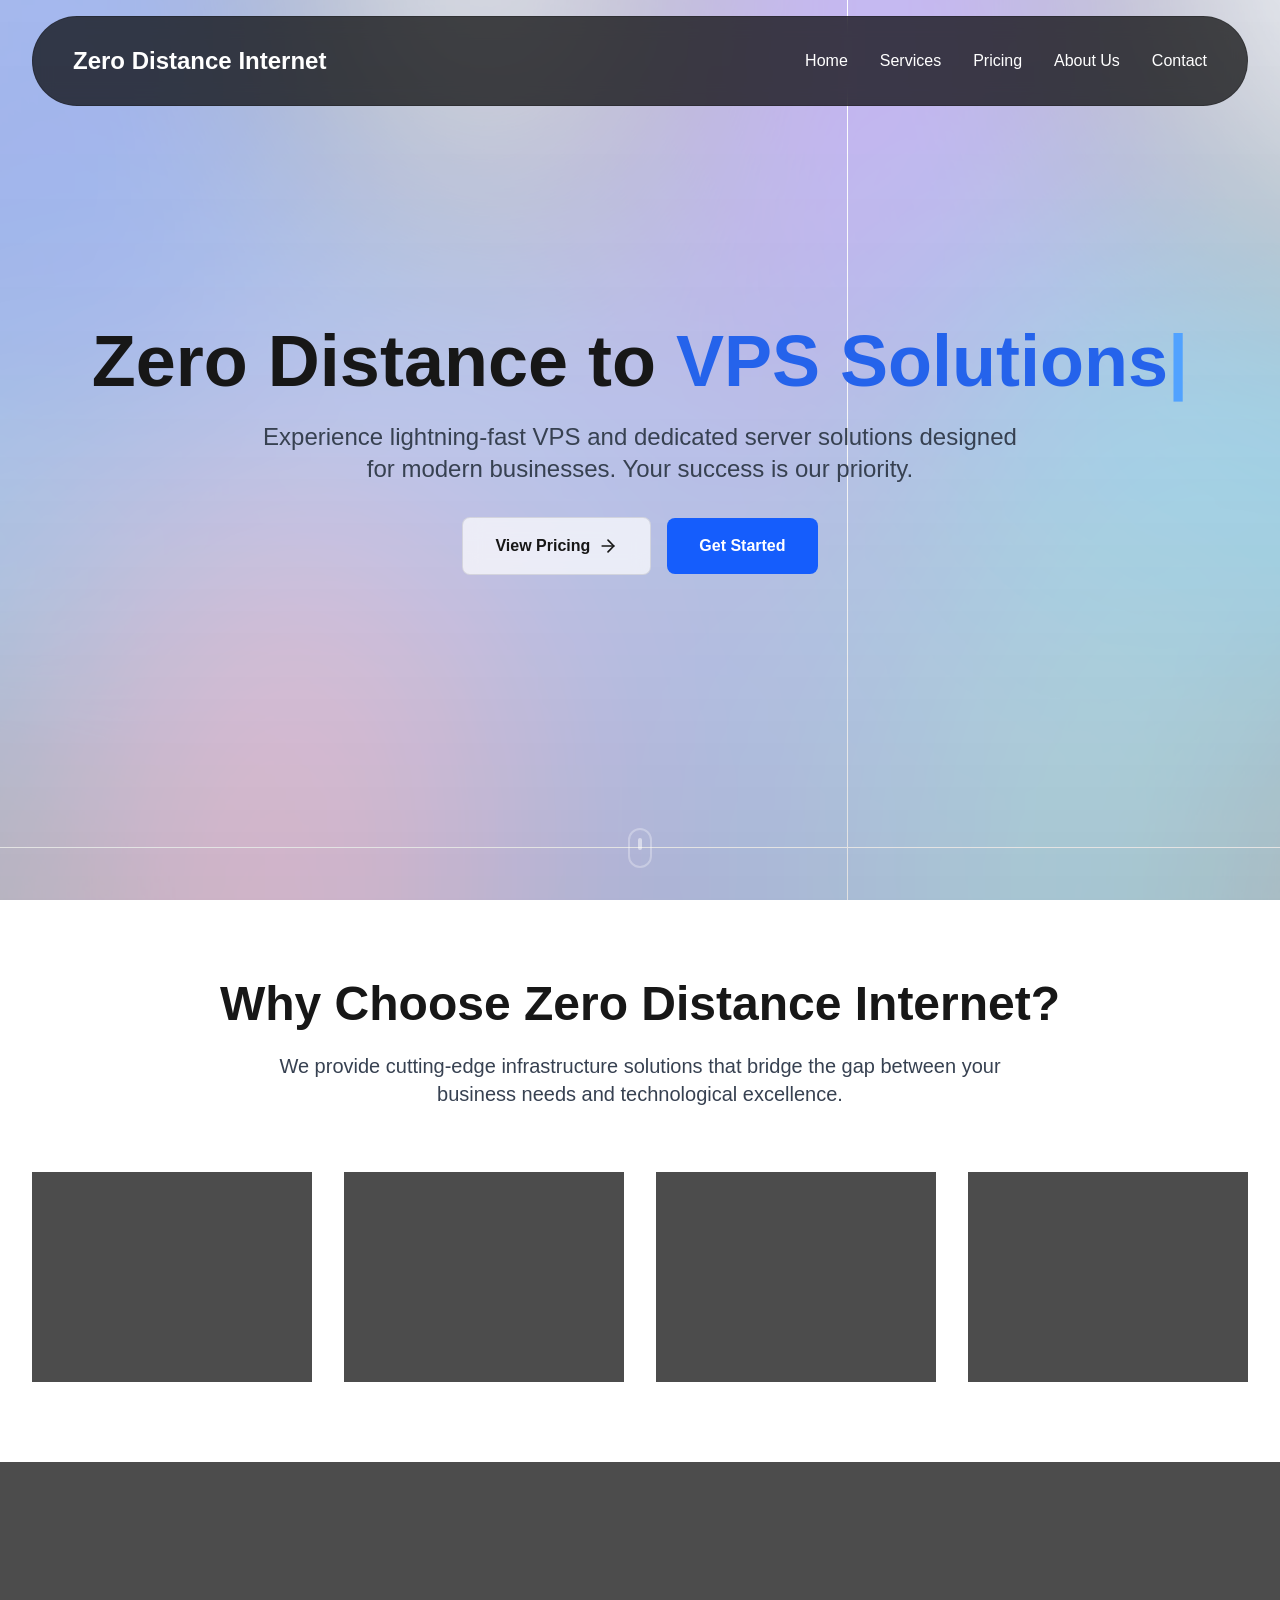
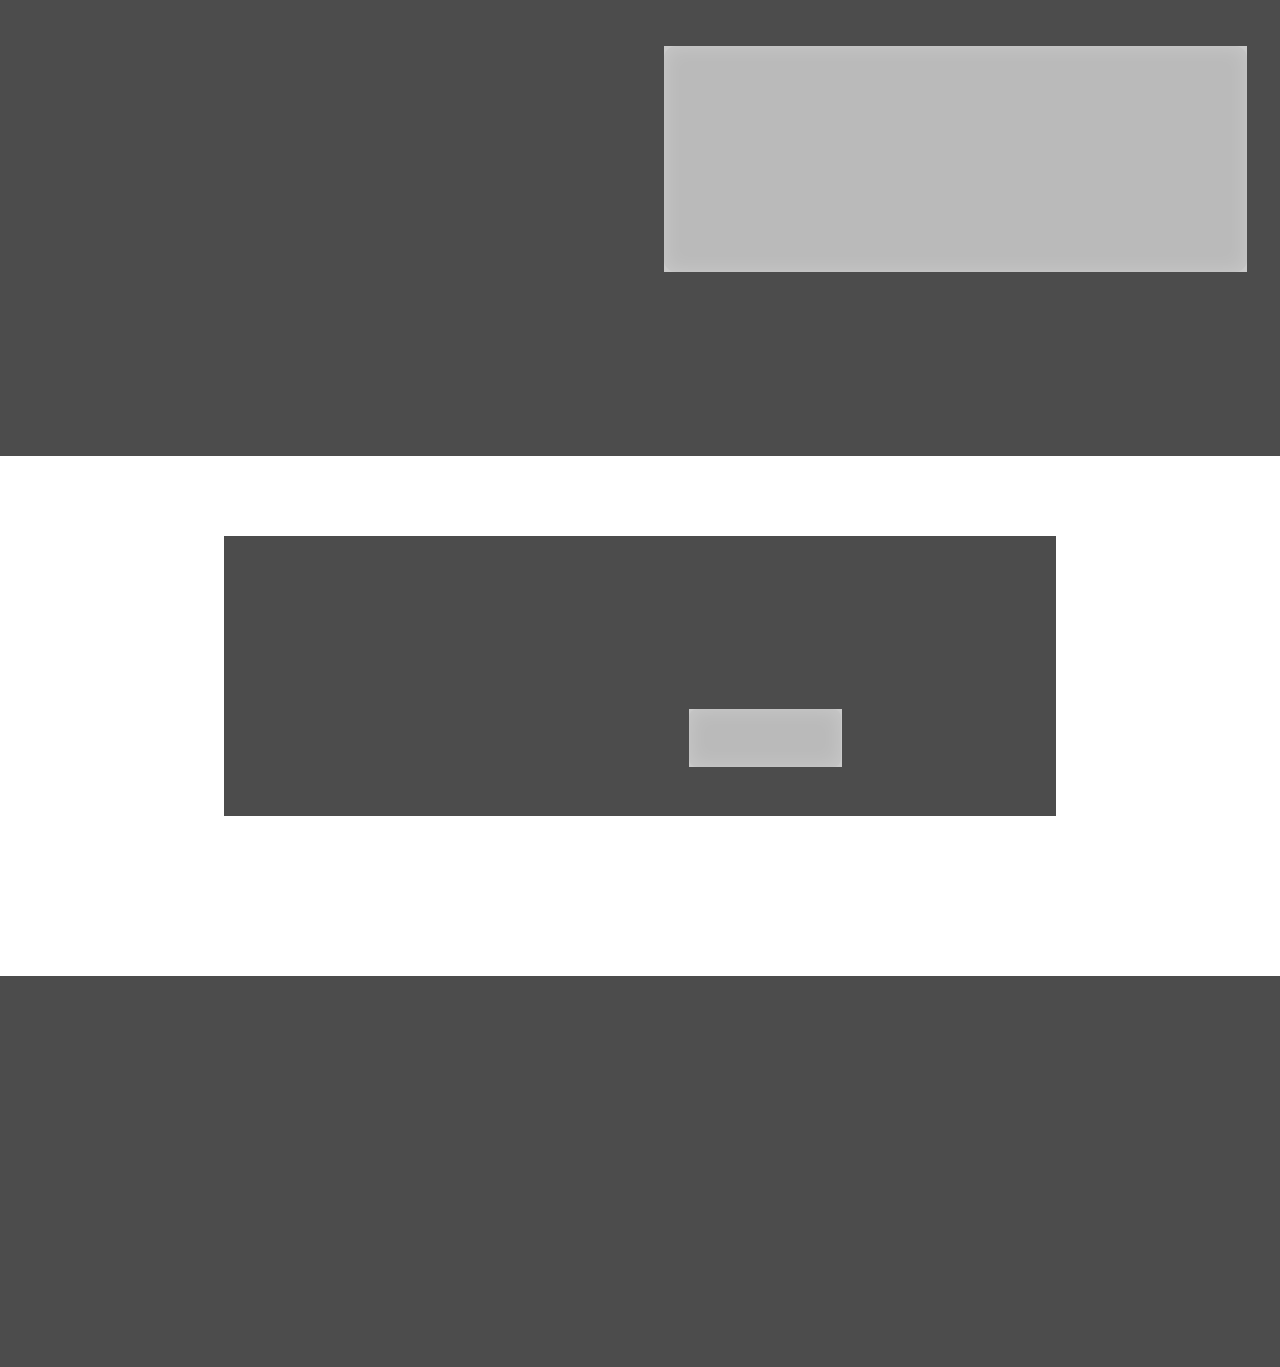
<file: index.html>
<!DOCTYPE html>
<html lang="en">
<head>
<meta charset="utf-8"/>
<meta name="viewport" content="width=device-width, initial-scale=1"/>
<title>Zero Distance Internet LLC - VPS &amp; Dedicated Server Solutions</title>
<meta name="description" content="High-performance VPS and dedicated server solutions with zero distance to your success. Reliable hosting services for your business needs."/>
<meta name="keywords" content="VPS, dedicated servers, web hosting, cloud hosting, server hosting"/>
<link rel="icon" href="favicon.ico" type="image/x-icon" sizes="16x16"/>
<link rel="stylesheet" href="css/main.css"/>
</head>
<body class="antialiased min-h-screen bg-black relative">
<header class="fixed top-0 left-0 right-0 z-[100] bg-transparent" id="site-header"><div class="max-w-7xl mx-auto px-4 sm:px-6 lg:px-8 pt-4"><nav class="px-6 sm:px-8 lg:px-10 py-3 rounded-full glass-dark"><div class="flex justify-between items-center h-16"><a class="flex items-center space-x-2" href="index.html"><div class="text-2xl font-bold text-white" tabindex="0">Zero Distance Internet</div></a><div class="hidden md:flex items-center space-x-8"><a class="text-white hover:text-blue-400 transition-colors duration-300 relative group" href="index.html">Home<span class="absolute -bottom-1 left-0 w-0 h-0.5 bg-blue-400 transition-all duration-300 group-hover:w-full"></span></a><a class="text-white hover:text-blue-400 transition-colors duration-300 relative group" href="services.html">Services<span class="absolute -bottom-1 left-0 w-0 h-0.5 bg-blue-400 transition-all duration-300 group-hover:w-full"></span></a><a class="text-white hover:text-blue-400 transition-colors duration-300 relative group" href="pricing.html">Pricing<span class="absolute -bottom-1 left-0 w-0 h-0.5 bg-blue-400 transition-all duration-300 group-hover:w-full"></span></a><a class="text-white hover:text-blue-400 transition-colors duration-300 relative group" href="about.html">About Us<span class="absolute -bottom-1 left-0 w-0 h-0.5 bg-blue-400 transition-all duration-300 group-hover:w-full"></span></a><a class="text-white hover:text-blue-400 transition-colors duration-300 relative group" href="contact.html">Contact<span class="absolute -bottom-1 left-0 w-0 h-0.5 bg-blue-400 transition-all duration-300 group-hover:w-full"></span></a></div><div class="md:hidden"><button id="mobile-menu-btn" class="text-white hover:text-blue-400 transition-colors duration-300" aria-label="Open menu"><svg xmlns="http://www.w3.org/2000/svg" width="24" height="24" viewbox="0 0 24 24" fill="none" stroke="currentColor" stroke-width="2" stroke-linecap="round" stroke-linejoin="round" class="lucide lucide-menu" aria-hidden="true"><path d="M4 12h16"></path><path d="M4 18h16"></path><path d="M4 6h16"></path></svg></button></div><div id="mobile-menu" class="md:hidden hidden pt-4 pb-2 flex-col space-y-3"><a class="text-white hover:text-blue-400 transition-colors duration-300 block" href="index.html">Home</a><a class="text-white hover:text-blue-400 transition-colors duration-300 block" href="services.html">Services</a><a class="text-white hover:text-blue-400 transition-colors duration-300 block" href="pricing.html">Pricing</a><a class="text-white hover:text-blue-400 transition-colors duration-300 block" href="about.html">About Us</a><a class="text-white hover:text-blue-400 transition-colors duration-300 block" href="contact.html">Contact</a></div></div></nav></div></header><main class="pt-0"><div class="min-h-screen"><section class="relative min-h-screen flex items-center justify-center overflow-hidden"><div id="hero-bg" data-dark="images/19.jpg" data-light="images/light/VIbrant Gradient Blob Textures 6.png" class="fixed inset-0 bg-cover bg-center bg-no-repeat -z-10" style="background-image:url('images/19.jpg');top:0;height:100vh"></div><div id="hero-overlay" class="fixed inset-0 -z-10 bg-gradient-to-b from-transparent via-black/40 to-black/60" style="top:0;height:100vh;opacity:0.4"></div><div class="relative z-10 max-w-7xl mx-auto px-4 sm:px-6 lg:px-8 text-center"><div data-reveal="up30"><h1 class="text-5xl md:text-7xl font-bold text-[var(--text-primary)] mb-6">Zero Distance to <span class="text-[var(--text-accent)]"><span id="typed-text"></span><span class="animate-pulse text-blue-400">|</span></span></h1><p class="text-xl md:text-2xl text-[var(--text-secondary)] mb-8 max-w-3xl mx-auto" data-reveal="up">Experience lightning-fast VPS and dedicated server solutions designed for modern businesses. Your success is our priority.</p><div class="flex flex-col sm:flex-row gap-4 justify-center items-center" data-reveal="up"><a class="glass px-8 py-4 rounded-lg text-[var(--text-primary)] font-semibold hover:bg-blue-600/20 transition-all duration-300 flex items-center space-x-2 group" href="pricing.html"><span>View Pricing</span><svg xmlns="http://www.w3.org/2000/svg" width="24" height="24" viewbox="0 0 24 24" fill="none" stroke="currentColor" stroke-width="2" stroke-linecap="round" stroke-linejoin="round" class="lucide lucide-arrow-right w-5 h-5 group-hover:translate-x-1 transition-transform" aria-hidden="true"><path d="M5 12h14"></path><path d="m12 5 7 7-7 7"></path></svg></a><a class="bg-blue-600 hover:bg-blue-700 px-8 py-4 rounded-lg text-white font-semibold transition-all duration-300" href="contact.html">Get Started</a></div></div></div><div class="absolute bottom-8 left-1/2 transform -translate-x-1/2"><div class="w-6 h-10 border-2 border-white/30 rounded-full flex justify-center"><div class="w-1 h-3 bg-white/50 rounded-full mt-2"></div></div></div></section><section class="py-20 relative"><div class="max-w-7xl mx-auto px-4 sm:px-6 lg:px-8"><div class="text-center mb-16" data-reveal="up"><h2 class="text-4xl md:text-5xl font-bold text-[var(--text-primary)] mb-6">Why Choose Zero Distance Internet?</h2><p class="text-xl text-[var(--text-secondary)] max-w-3xl mx-auto">We provide cutting-edge infrastructure solutions that bridge the gap between your business needs and technological excellence.</p></div><div class="grid grid-cols-1 md:grid-cols-2 lg:grid-cols-4 gap-8"><div class="glass-dark p-6 rounded-xl hover:transform hover:scale-105 transition-all duration-300" data-reveal="up"><div class="text-[var(--text-accent)] mb-4"><svg xmlns="http://www.w3.org/2000/svg" width="24" height="24" viewbox="0 0 24 24" fill="none" stroke="currentColor" stroke-width="2" stroke-linecap="round" stroke-linejoin="round" class="lucide lucide-server w-8 h-8" aria-hidden="true"><rect width="20" height="8" x="2" y="2" rx="2" ry="2"></rect><rect width="20" height="8" x="2" y="14" rx="2" ry="2"></rect><line x1="6" x2="6.01" y1="6" y2="6"></line><line x1="6" x2="6.01" y1="18" y2="18"></line></svg></div><h3 class="text-xl font-semibold text-[var(--text-primary)] mb-3">High-Performance VPS</h3><p class="text-[var(--text-secondary)]">Lightning-fast virtual private servers with SSD storage and guaranteed resources.</p></div><div class="glass-dark p-6 rounded-xl hover:transform hover:scale-105 transition-all duration-300" data-reveal="up"><div class="text-[var(--text-accent)] mb-4"><svg xmlns="http://www.w3.org/2000/svg" width="24" height="24" viewbox="0 0 24 24" fill="none" stroke="currentColor" stroke-width="2" stroke-linecap="round" stroke-linejoin="round" class="lucide lucide-zap w-8 h-8" aria-hidden="true"><path d="M4 14a1 1 0 0 1-.78-1.63l9.9-10.2a.5.5 0 0 1 .86.46l-1.92 6.02A1 1 0 0 0 13 10h7a1 1 0 0 1 .78 1.63l-9.9 10.2a.5.5 0 0 1-.86-.46l1.92-6.02A1 1 0 0 0 11 14z"></path></svg></div><h3 class="text-xl font-semibold text-[var(--text-primary)] mb-3">Dedicated Servers</h3><p class="text-[var(--text-secondary)]">Powerful bare-metal servers for maximum performance and complete control.</p></div><div class="glass-dark p-6 rounded-xl hover:transform hover:scale-105 transition-all duration-300" data-reveal="up"><div class="text-[var(--text-accent)] mb-4"><svg xmlns="http://www.w3.org/2000/svg" width="24" height="24" viewbox="0 0 24 24" fill="none" stroke="currentColor" stroke-width="2" stroke-linecap="round" stroke-linejoin="round" class="lucide lucide-shield w-8 h-8" aria-hidden="true"><path d="M20 13c0 5-3.5 7.5-7.66 8.95a1 1 0 0 1-.67-.01C7.5 20.5 4 18 4 13V6a1 1 0 0 1 1-1c2 0 4.5-1.2 6.24-2.72a1.17 1.17 0 0 1 1.52 0C14.51 3.81 17 5 19 5a1 1 0 0 1 1 1z"></path></svg></div><h3 class="text-xl font-semibold text-[var(--text-primary)] mb-3">Enterprise Security</h3><p class="text-[var(--text-secondary)]">Advanced security measures including DDoS protection and regular backups.</p></div><div class="glass-dark p-6 rounded-xl hover:transform hover:scale-105 transition-all duration-300" data-reveal="up"><div class="text-[var(--text-accent)] mb-4"><svg xmlns="http://www.w3.org/2000/svg" width="24" height="24" viewbox="0 0 24 24" fill="none" stroke="currentColor" stroke-width="2" stroke-linecap="round" stroke-linejoin="round" class="lucide lucide-globe w-8 h-8" aria-hidden="true"><circle cx="12" cy="12" r="10"></circle><path d="M12 2a14.5 14.5 0 0 0 0 20 14.5 14.5 0 0 0 0-20"></path><path d="M2 12h20"></path></svg></div><h3 class="text-xl font-semibold text-[var(--text-primary)] mb-3">Global Network</h3><p class="text-[var(--text-secondary)]">Worldwide data centers ensuring low latency and high availability.</p></div></div></div></section><section class="py-20 glass-dark"><div class="max-w-7xl mx-auto px-4 sm:px-6 lg:px-8"><div class="grid grid-cols-1 lg:grid-cols-2 gap-12 items-center"><div data-reveal="left"><h2 class="text-4xl md:text-5xl font-bold text-[var(--text-primary)] mb-6">Built for Performance, Designed for Success</h2><p class="text-xl text-[var(--text-secondary)] mb-8">Our infrastructure is engineered to deliver exceptional performance, reliability, and scalability for businesses of all sizes.</p><div class="space-y-4"><div class="flex items-center space-x-3" data-reveal="left"><svg xmlns="http://www.w3.org/2000/svg" width="24" height="24" viewbox="0 0 24 24" fill="none" stroke="currentColor" stroke-width="2" stroke-linecap="round" stroke-linejoin="round" class="lucide lucide-circle-check-big w-6 h-6 text-green-400" aria-hidden="true"><path d="M21.801 10A10 10 0 1 1 17 3.335"></path><path d="m9 11 3 3L22 4"></path></svg><span class="text-[var(--text-secondary)]">99.9% Uptime Guarantee</span></div><div class="flex items-center space-x-3" data-reveal="left"><svg xmlns="http://www.w3.org/2000/svg" width="24" height="24" viewbox="0 0 24 24" fill="none" stroke="currentColor" stroke-width="2" stroke-linecap="round" stroke-linejoin="round" class="lucide lucide-circle-check-big w-6 h-6 text-green-400" aria-hidden="true"><path d="M21.801 10A10 10 0 1 1 17 3.335"></path><path d="m9 11 3 3L22 4"></path></svg><span class="text-[var(--text-secondary)]">24/7 Expert Support</span></div><div class="flex items-center space-x-3" data-reveal="left"><svg xmlns="http://www.w3.org/2000/svg" width="24" height="24" viewbox="0 0 24 24" fill="none" stroke="currentColor" stroke-width="2" stroke-linecap="round" stroke-linejoin="round" class="lucide lucide-circle-check-big w-6 h-6 text-green-400" aria-hidden="true"><path d="M21.801 10A10 10 0 1 1 17 3.335"></path><path d="m9 11 3 3L22 4"></path></svg><span class="text-[var(--text-secondary)]">Instant Setup</span></div><div class="flex items-center space-x-3" data-reveal="left"><svg xmlns="http://www.w3.org/2000/svg" width="24" height="24" viewbox="0 0 24 24" fill="none" stroke="currentColor" stroke-width="2" stroke-linecap="round" stroke-linejoin="round" class="lucide lucide-circle-check-big w-6 h-6 text-green-400" aria-hidden="true"><path d="M21.801 10A10 10 0 1 1 17 3.335"></path><path d="m9 11 3 3L22 4"></path></svg><span class="text-[var(--text-secondary)]">Scalable Solutions</span></div><div class="flex items-center space-x-3" data-reveal="left"><svg xmlns="http://www.w3.org/2000/svg" width="24" height="24" viewbox="0 0 24 24" fill="none" stroke="currentColor" stroke-width="2" stroke-linecap="round" stroke-linejoin="round" class="lucide lucide-circle-check-big w-6 h-6 text-green-400" aria-hidden="true"><path d="M21.801 10A10 10 0 1 1 17 3.335"></path><path d="m9 11 3 3L22 4"></path></svg><span class="text-[var(--text-secondary)]">Competitive Pricing</span></div><div class="flex items-center space-x-3" data-reveal="left"><svg xmlns="http://www.w3.org/2000/svg" width="24" height="24" viewbox="0 0 24 24" fill="none" stroke="currentColor" stroke-width="2" stroke-linecap="round" stroke-linejoin="round" class="lucide lucide-circle-check-big w-6 h-6 text-green-400" aria-hidden="true"><path d="M21.801 10A10 10 0 1 1 17 3.335"></path><path d="m9 11 3 3L22 4"></path></svg><span class="text-[var(--text-secondary)]">Full Root Access</span></div></div></div><div class="relative" data-reveal="right"><div class="glass p-8 rounded-xl"><div class="text-center"><div class="text-6xl font-bold text-[var(--text-accent)] mb-2">99.9%</div><div class="text-xl font-semibold text-[#171717] mb-4">Uptime Guarantee</div><p class="text-[#374151]">Our robust infrastructure ensures your applications stay online when it matters most.</p></div></div></div></div></div></section><section class="py-20"><div class="max-w-4xl mx-auto px-4 sm:px-6 lg:px-8 text-center"><div class="glass-dark p-12 rounded-xl" data-reveal="up"><h2 class="text-4xl font-bold text-[var(--text-primary)] mb-6">Ready to Experience Zero Distance?</h2><p class="text-xl text-[var(--text-secondary)] mb-8">Join thousands of satisfied customers who trust us with their hosting needs.</p><div class="flex flex-col sm:flex-row gap-4 justify-center items-center"><a class="bg-blue-600 hover:bg-blue-700 px-8 py-4 rounded-lg text-white font-semibold transition-all duration-300 flex items-center space-x-2" href="contact.html"><span>Start Your Journey</span><svg xmlns="http://www.w3.org/2000/svg" width="24" height="24" viewbox="0 0 24 24" fill="none" stroke="currentColor" stroke-width="2" stroke-linecap="round" stroke-linejoin="round" class="lucide lucide-arrow-right w-5 h-5" aria-hidden="true"><path d="M5 12h14"></path><path d="m12 5 7 7-7 7"></path></svg></a><a class="glass px-8 py-4 rounded-lg text-[#171717] font-semibold hover:bg-white/10 transition-all duration-300" href="services.html">Learn More</a></div></div></div></section></div></main><footer class="glass-dark border-t border-white/20 mt-20"><div class="max-w-7xl mx-auto px-4 sm:px-6 lg:px-8 py-12"><div class="grid grid-cols-1 md:grid-cols-4 gap-8"><div class="col-span-1 md:col-span-2" data-reveal="up"><h3 class="text-2xl font-bold text-blue-400 mb-4">Zero Distance Internet LLC</h3><p class="text-gray-300 mb-6">Providing high-performance VPS and dedicated server solutions with zero distance to your success.</p><div class="space-y-3"><div class="flex items-center space-x-3 text-gray-300"><svg xmlns="http://www.w3.org/2000/svg" width="18" height="18" viewbox="0 0 24 24" fill="none" stroke="currentColor" stroke-width="2" stroke-linecap="round" stroke-linejoin="round" class="lucide lucide-map-pin text-blue-400" aria-hidden="true"><path d="M20 10c0 4.993-5.539 10.193-7.399 11.799a1 1 0 0 1-1.202 0C9.539 20.193 4 14.993 4 10a8 8 0 0 1 16 0"></path><circle cx="12" cy="10" r="3"></circle></svg><div><p>8 The Green, Suite B</p><p>Dover, Delaware 19901</p></div></div><div class="flex items-center space-x-3 text-gray-300"><svg xmlns="http://www.w3.org/2000/svg" width="18" height="18" viewbox="0 0 24 24" fill="none" stroke="currentColor" stroke-width="2" stroke-linecap="round" stroke-linejoin="round" class="lucide lucide-mail text-blue-400" aria-hidden="true"><path d="m22 7-8.991 5.727a2 2 0 0 1-2.009 0L2 7"></path><rect x="2" y="4" width="20" height="16" rx="2"></rect></svg><a href="mailto:contact@zerodistance.tech" class="hover:text-blue-400 transition-colors">contact@zerodistance.tech</a></div></div></div><div data-reveal="up"><h4 class="text-lg font-semibold text-white mb-4">Quick Links</h4><ul class="space-y-2"><li><a class="text-gray-300 hover:text-blue-400 transition-colors duration-300" href="services.html">Services</a></li><li><a class="text-gray-300 hover:text-blue-400 transition-colors duration-300" href="pricing.html">Pricing</a></li><li><a class="text-gray-300 hover:text-blue-400 transition-colors duration-300" href="about.html">About Us</a></li><li><a class="text-gray-300 hover:text-blue-400 transition-colors duration-300" href="contact.html">Contact</a></li></ul></div><div data-reveal="up"><h4 class="text-lg font-semibold text-white mb-4">Legal</h4><ul class="space-y-2"><li><a class="text-gray-300 hover:text-blue-400 transition-colors duration-300" href="terms.html">Terms of Services</a></li><li><a class="text-gray-300 hover:text-blue-400 transition-colors duration-300" href="privacy.html">Privacy Policy</a></li></ul></div></div><div class="border-t border-white/20 mt-8 pt-8 text-center" data-reveal="fade"><p class="text-gray-400">© 2025 Zero Distance Internet LLC. All rights reserved.</p></div></div></footer>
<script src="js/main.js"></script>
</body>
</html>
</file>
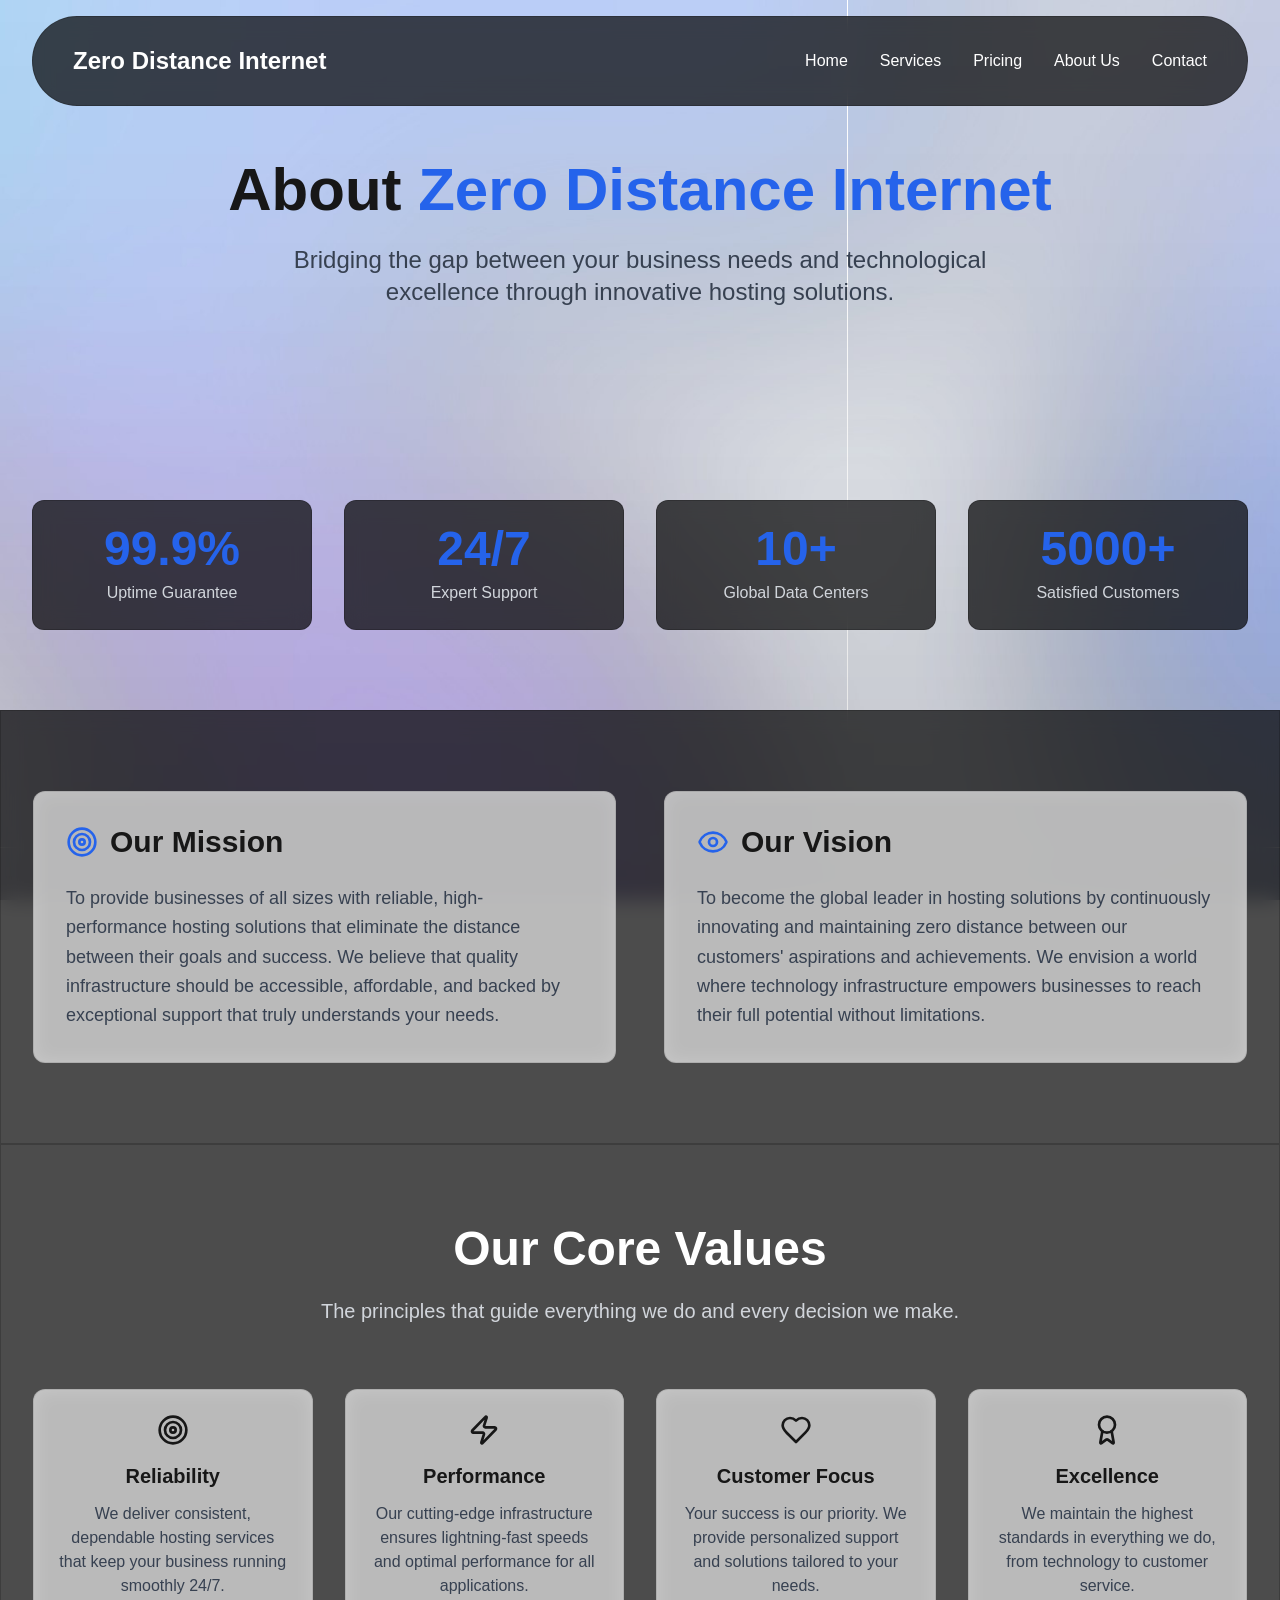
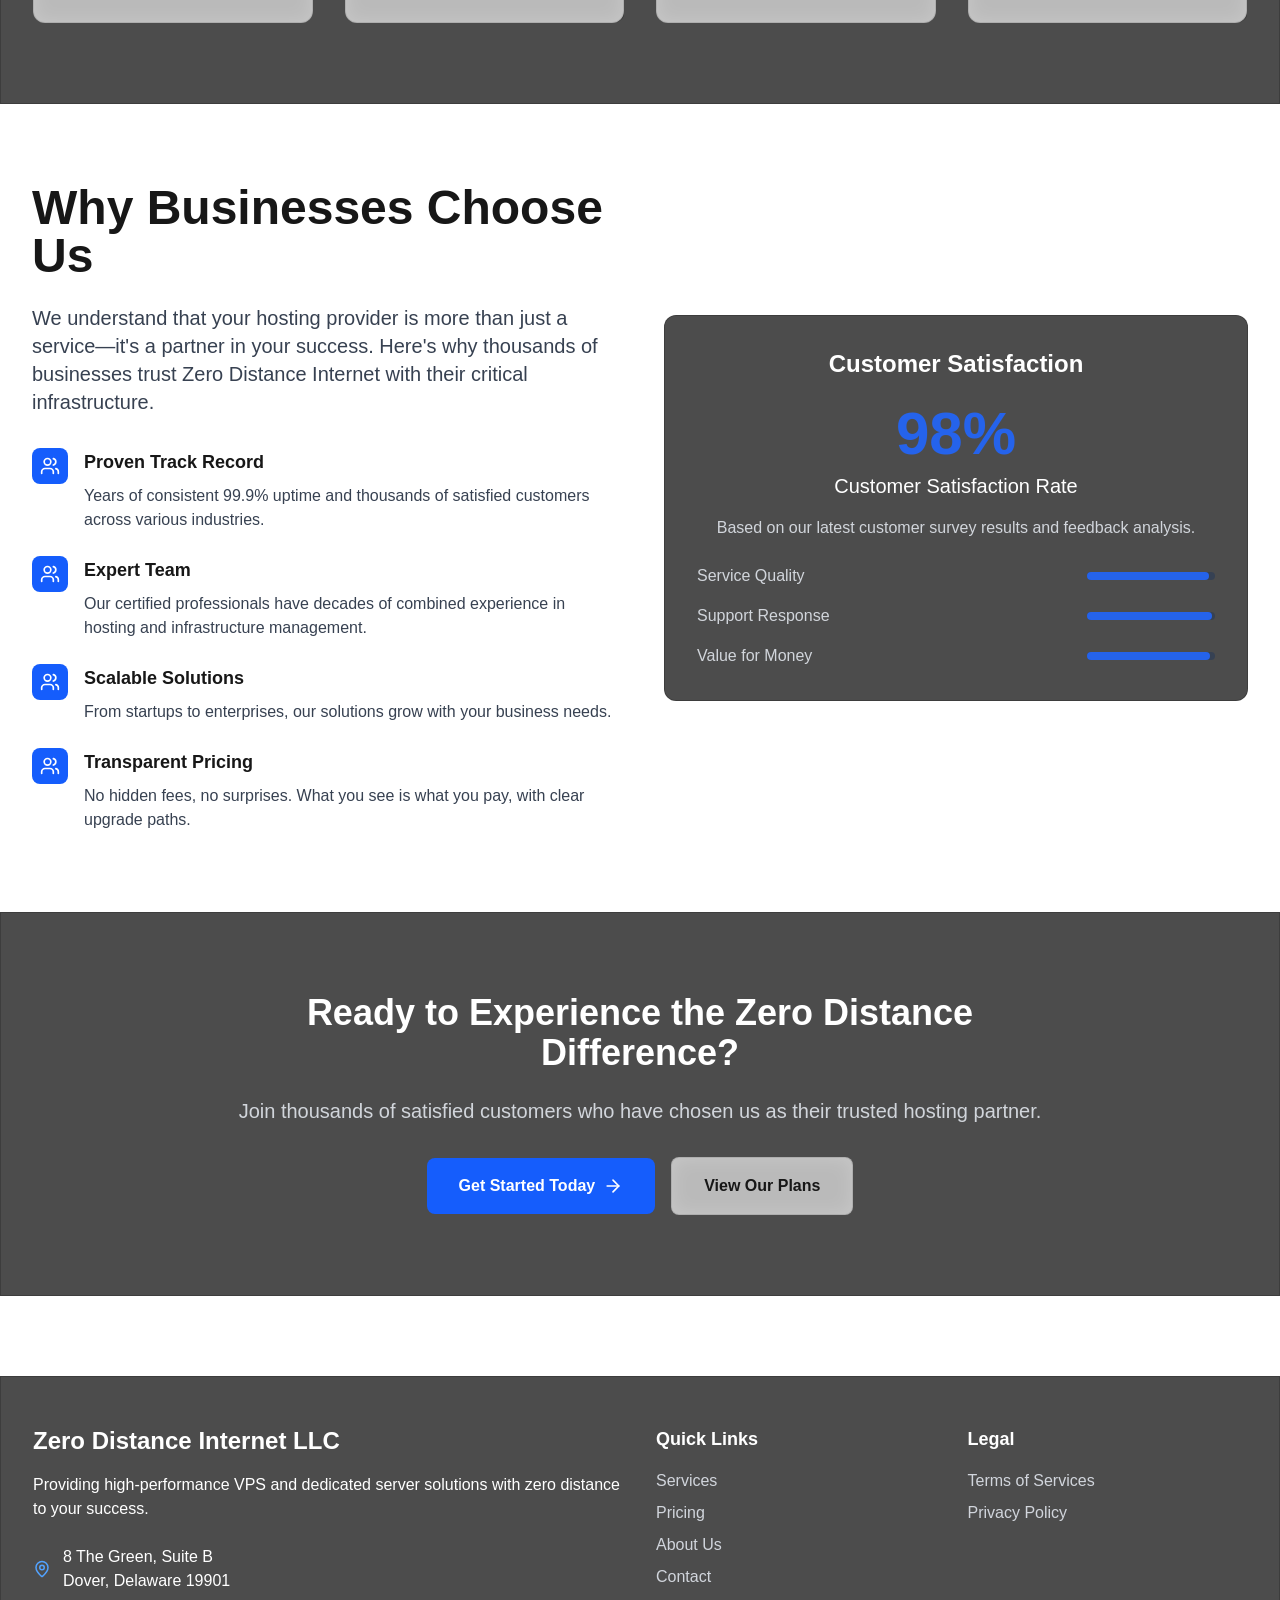
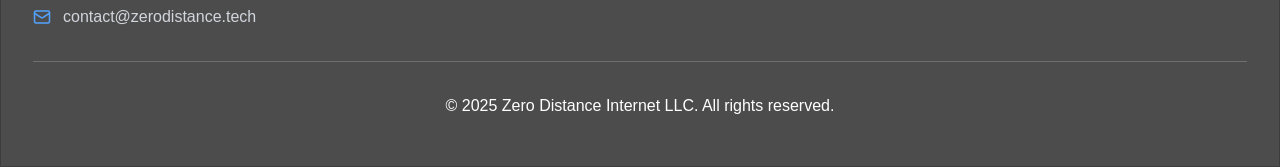
<file: about.html>
<!DOCTYPE html>
<html lang="en">
<head>
<meta charset="utf-8"/>
<meta name="viewport" content="width=device-width, initial-scale=1"/>
<title>Zero Distance Internet LLC - VPS &amp; Dedicated Server Solutions</title>
<meta name="description" content="High-performance VPS and dedicated server solutions with zero distance to your success. Reliable hosting services for your business needs."/>
<meta name="keywords" content="VPS, dedicated servers, web hosting, cloud hosting, server hosting"/>
<link rel="icon" href="favicon.ico" type="image/x-icon" sizes="16x16"/>
<link rel="stylesheet" href="css/main.css"/>
</head>
<body class="antialiased min-h-screen bg-black relative">
<header class="fixed top-0 left-0 right-0 z-[100] bg-transparent" id="site-header"><div class="max-w-7xl mx-auto px-4 sm:px-6 lg:px-8 pt-4"><nav class="px-6 sm:px-8 lg:px-10 py-3 rounded-full glass-dark"><div class="flex justify-between items-center h-16"><a class="flex items-center space-x-2" href="index.html"><div class="text-2xl font-bold text-white" tabindex="0">Zero Distance Internet</div></a><div class="hidden md:flex items-center space-x-8"><a class="text-white hover:text-blue-400 transition-colors duration-300 relative group" href="index.html">Home<span class="absolute -bottom-1 left-0 w-0 h-0.5 bg-blue-400 transition-all duration-300 group-hover:w-full"></span></a><a class="text-white hover:text-blue-400 transition-colors duration-300 relative group" href="services.html">Services<span class="absolute -bottom-1 left-0 w-0 h-0.5 bg-blue-400 transition-all duration-300 group-hover:w-full"></span></a><a class="text-white hover:text-blue-400 transition-colors duration-300 relative group" href="pricing.html">Pricing<span class="absolute -bottom-1 left-0 w-0 h-0.5 bg-blue-400 transition-all duration-300 group-hover:w-full"></span></a><a class="text-white hover:text-blue-400 transition-colors duration-300 relative group" href="about.html">About Us<span class="absolute -bottom-1 left-0 w-0 h-0.5 bg-blue-400 transition-all duration-300 group-hover:w-full"></span></a><a class="text-white hover:text-blue-400 transition-colors duration-300 relative group" href="contact.html">Contact<span class="absolute -bottom-1 left-0 w-0 h-0.5 bg-blue-400 transition-all duration-300 group-hover:w-full"></span></a></div><div class="md:hidden"><button id="mobile-menu-btn" class="text-white hover:text-blue-400 transition-colors duration-300" aria-label="Open menu"><svg xmlns="http://www.w3.org/2000/svg" width="24" height="24" viewbox="0 0 24 24" fill="none" stroke="currentColor" stroke-width="2" stroke-linecap="round" stroke-linejoin="round" class="lucide lucide-menu" aria-hidden="true"><path d="M4 12h16"></path><path d="M4 18h16"></path><path d="M4 6h16"></path></svg></button></div><div id="mobile-menu" class="md:hidden hidden pt-4 pb-2 flex-col space-y-3"><a class="text-white hover:text-blue-400 transition-colors duration-300 block" href="index.html">Home</a><a class="text-white hover:text-blue-400 transition-colors duration-300 block" href="services.html">Services</a><a class="text-white hover:text-blue-400 transition-colors duration-300 block" href="pricing.html">Pricing</a><a class="text-white hover:text-blue-400 transition-colors duration-300 block" href="about.html">About Us</a><a class="text-white hover:text-blue-400 transition-colors duration-300 block" href="contact.html">Contact</a></div></div></div></nav></div></header><main class="pt-0"><div class="min-h-screen pt-20"><div id="hero-bg" data-dark="images/5.jpg" data-light="images/light/15.jpg" class="fixed inset-0 bg-cover bg-center bg-no-repeat -z-10" style="background-image:url('images/5.jpg');top:0;height:100vh"></div><div id="hero-overlay" class="fixed inset-0 -z-10 bg-gradient-to-b from-transparent via-black/40 to-black/60" style="top:0;height:100vh;opacity:0.4"></div><section class="py-20 relative overflow-hidden"><div class="max-w-7xl mx-auto px-4 sm:px-6 lg:px-8 relative z-10"><div class="text-center" data-reveal="up"><h1 class="text-5xl md:text-6xl font-bold text-[var(--text-primary)] mb-6">About <span class="text-[var(--text-accent)]">Zero Distance Internet</span></h1><p class="text-xl md:text-2xl text-[var(--text-secondary)] max-w-3xl mx-auto mb-8">Bridging the gap between your business needs and technological excellence through innovative hosting solutions.</p></div></div></section><section class="py-20"><div class="max-w-7xl mx-auto px-4 sm:px-6 lg:px-8"><div class="grid grid-cols-2 md:grid-cols-4 gap-8"><div class="text-center glass-dark p-6 rounded-xl" data-reveal="up"><div class="text-4xl md:text-5xl font-bold text-[var(--text-accent)] mb-2">99.9%</div><div class="text-[var(--text-secondary)] font-medium">Uptime Guarantee</div></div><div class="text-center glass-dark p-6 rounded-xl" data-reveal="up"><div class="text-4xl md:text-5xl font-bold text-[var(--text-accent)] mb-2">24/7</div><div class="text-[var(--text-secondary)] font-medium">Expert Support</div></div><div class="text-center glass-dark p-6 rounded-xl" data-reveal="up"><div class="text-4xl md:text-5xl font-bold text-[var(--text-accent)] mb-2">10+</div><div class="text-[var(--text-secondary)] font-medium">Global Data Centers</div></div><div class="text-center glass-dark p-6 rounded-xl" data-reveal="up"><div class="text-4xl md:text-5xl font-bold text-[var(--text-accent)] mb-2">5000+</div><div class="text-[var(--text-secondary)] font-medium">Satisfied Customers</div></div></div></div></section><section class="py-20 glass-dark"><div class="max-w-7xl mx-auto px-4 sm:px-6 lg:px-8"><div class="grid grid-cols-1 lg:grid-cols-2 gap-12"><div class="glass p-8 rounded-xl" data-reveal="left"><div class="flex items-center mb-6"><svg xmlns="http://www.w3.org/2000/svg" width="24" height="24" viewbox="0 0 24 24" fill="none" stroke="currentColor" stroke-width="2" stroke-linecap="round" stroke-linejoin="round" class="lucide lucide-target w-8 h-8 text-[var(--text-accent)] mr-3" aria-hidden="true"><circle cx="12" cy="12" r="10"></circle><circle cx="12" cy="12" r="6"></circle><circle cx="12" cy="12" r="2"></circle></svg><h2 class="text-3xl font-bold text-[var(--text-primary)]">Our Mission</h2></div><p class="text-lg text-[var(--text-secondary)] leading-relaxed">To provide businesses of all sizes with reliable, high-performance hosting solutions that eliminate the distance between their goals and success. We believe that quality infrastructure should be accessible, affordable, and backed by exceptional support that truly understands your needs.</p></div><div class="glass p-8 rounded-xl" data-reveal="right"><div class="flex items-center mb-6"><svg xmlns="http://www.w3.org/2000/svg" width="24" height="24" viewbox="0 0 24 24" fill="none" stroke="currentColor" stroke-width="2" stroke-linecap="round" stroke-linejoin="round" class="lucide lucide-eye w-8 h-8 text-[var(--text-accent)] mr-3" aria-hidden="true"><path d="M2.062 12.348a1 1 0 0 1 0-.696 10.75 10.75 0 0 1 19.876 0 1 1 0 0 1 0 .696 10.75 10.75 0 0 1-19.876 0"></path><circle cx="12" cy="12" r="3"></circle></svg><h2 class="text-3xl font-bold text-[var(--text-primary)]">Our Vision</h2></div><p class="text-lg text-[var(--text-secondary)] leading-relaxed">To become the global leader in hosting solutions by continuously innovating and maintaining zero distance between our customers&#x27; aspirations and achievements. We envision a world where technology infrastructure empowers businesses to reach their full potential without limitations.</p></div></div></div></section><section class="py-20 glass-dark"><div class="max-w-7xl mx-auto px-4 sm:px-6 lg:px-8"><div class="text-center mb-16" data-reveal="up"><h2 class="text-4xl md:text-5xl font-bold text-[var(--text-primary)] mb-6">Our Core Values</h2><p class="text-xl text-[var(--text-secondary)] max-w-3xl mx-auto">The principles that guide everything we do and every decision we make.</p></div><div class="grid grid-cols-1 md:grid-cols-2 lg:grid-cols-4 gap-8"><div class="glass p-6 rounded-xl text-center hover:transform hover:scale-105 transition-all duration-300" data-reveal="up"><div class="text-[var(--text-accent)] mb-4 flex justify-center"><svg xmlns="http://www.w3.org/2000/svg" width="24" height="24" viewbox="0 0 24 24" fill="none" stroke="currentColor" stroke-width="2" stroke-linecap="round" stroke-linejoin="round" class="lucide lucide-target w-8 h-8" aria-hidden="true"><circle cx="12" cy="12" r="10"></circle><circle cx="12" cy="12" r="6"></circle><circle cx="12" cy="12" r="2"></circle></svg></div><h3 class="text-xl font-semibold text-[var(--text-primary)] mb-3">Reliability</h3><p class="text-[var(--text-secondary)]">We deliver consistent, dependable hosting services that keep your business running smoothly 24/7.</p></div><div class="glass p-6 rounded-xl text-center hover:transform hover:scale-105 transition-all duration-300" data-reveal="up"><div class="text-[var(--text-accent)] mb-4 flex justify-center"><svg xmlns="http://www.w3.org/2000/svg" width="24" height="24" viewbox="0 0 24 24" fill="none" stroke="currentColor" stroke-width="2" stroke-linecap="round" stroke-linejoin="round" class="lucide lucide-zap w-8 h-8" aria-hidden="true"><path d="M4 14a1 1 0 0 1-.78-1.63l9.9-10.2a.5.5 0 0 1 .86.46l-1.92 6.02A1 1 0 0 0 13 10h7a1 1 0 0 1 .78 1.63l-9.9 10.2a.5.5 0 0 1-.86-.46l1.92-6.02A1 1 0 0 0 11 14z"></path></svg></div><h3 class="text-xl font-semibold text-[var(--text-primary)] mb-3">Performance</h3><p class="text-[var(--text-secondary)]">Our cutting-edge infrastructure ensures lightning-fast speeds and optimal performance for all applications.</p></div><div class="glass p-6 rounded-xl text-center hover:transform hover:scale-105 transition-all duration-300" data-reveal="up"><div class="text-[var(--text-accent)] mb-4 flex justify-center"><svg xmlns="http://www.w3.org/2000/svg" width="24" height="24" viewbox="0 0 24 24" fill="none" stroke="currentColor" stroke-width="2" stroke-linecap="round" stroke-linejoin="round" class="lucide lucide-heart w-8 h-8" aria-hidden="true"><path d="M19 14c1.49-1.46 3-3.21 3-5.5A5.5 5.5 0 0 0 16.5 3c-1.76 0-3 .5-4.5 2-1.5-1.5-2.74-2-4.5-2A5.5 5.5 0 0 0 2 8.5c0 2.3 1.5 4.05 3 5.5l7 7Z"></path></svg></div><h3 class="text-xl font-semibold text-[var(--text-primary)] mb-3">Customer Focus</h3><p class="text-[var(--text-secondary)]">Your success is our priority. We provide personalized support and solutions tailored to your needs.</p></div><div class="glass p-6 rounded-xl text-center hover:transform hover:scale-105 transition-all duration-300" data-reveal="up"><div class="text-[var(--text-accent)] mb-4 flex justify-center"><svg xmlns="http://www.w3.org/2000/svg" width="24" height="24" viewbox="0 0 24 24" fill="none" stroke="currentColor" stroke-width="2" stroke-linecap="round" stroke-linejoin="round" class="lucide lucide-award w-8 h-8" aria-hidden="true"><path d="m15.477 12.89 1.515 8.526a.5.5 0 0 1-.81.47l-3.58-2.687a1 1 0 0 0-1.197 0l-3.586 2.686a.5.5 0 0 1-.81-.469l1.514-8.526"></path><circle cx="12" cy="8" r="6"></circle></svg></div><h3 class="text-xl font-semibold text-[var(--text-primary)] mb-3">Excellence</h3><p class="text-[var(--text-secondary)]">We maintain the highest standards in everything we do, from technology to customer service.</p></div></div></div></section><section class="py-20"><div class="max-w-7xl mx-auto px-4 sm:px-6 lg:px-8"><div class="grid grid-cols-1 lg:grid-cols-2 gap-12 items-center"><div data-reveal="left"><h2 class="text-4xl md:text-5xl font-bold text-[var(--text-primary)] mb-6">Why Businesses Choose Us</h2><p class="text-xl text-[var(--text-secondary)] mb-8">We understand that your hosting provider is more than just a service—it&#x27;s a partner in your success. Here&#x27;s why thousands of businesses trust Zero Distance Internet with their critical infrastructure.</p><div class="space-y-6"><div class="flex items-start space-x-4" data-reveal="left"><div class="bg-blue-600 p-2 rounded-lg flex-shrink-0"><svg xmlns="http://www.w3.org/2000/svg" width="24" height="24" viewbox="0 0 24 24" fill="none" stroke="currentColor" stroke-width="2" stroke-linecap="round" stroke-linejoin="round" class="lucide lucide-users w-5 h-5 text-white" aria-hidden="true"><path d="M16 21v-2a4 4 0 0 0-4-4H6a4 4 0 0 0-4 4v2"></path><path d="M16 3.128a4 4 0 0 1 0 7.744"></path><path d="M22 21v-2a4 4 0 0 0-3-3.87"></path><circle cx="9" cy="7" r="4"></circle></svg></div><div><h4 class="text-lg font-semibold text-[var(--text-primary)] mb-2">Proven Track Record</h4><p class="text-[var(--text-secondary)]">Years of consistent 99.9% uptime and thousands of satisfied customers across various industries.</p></div></div><div class="flex items-start space-x-4" data-reveal="left"><div class="bg-blue-600 p-2 rounded-lg flex-shrink-0"><svg xmlns="http://www.w3.org/2000/svg" width="24" height="24" viewbox="0 0 24 24" fill="none" stroke="currentColor" stroke-width="2" stroke-linecap="round" stroke-linejoin="round" class="lucide lucide-users w-5 h-5 text-white" aria-hidden="true"><path d="M16 21v-2a4 4 0 0 0-4-4H6a4 4 0 0 0-4 4v2"></path><path d="M16 3.128a4 4 0 0 1 0 7.744"></path><path d="M22 21v-2a4 4 0 0 0-3-3.87"></path><circle cx="9" cy="7" r="4"></circle></svg></div><div><h4 class="text-lg font-semibold text-[var(--text-primary)] mb-2">Expert Team</h4><p class="text-[var(--text-secondary)]">Our certified professionals have decades of combined experience in hosting and infrastructure management.</p></div></div><div class="flex items-start space-x-4" data-reveal="left"><div class="bg-blue-600 p-2 rounded-lg flex-shrink-0"><svg xmlns="http://www.w3.org/2000/svg" width="24" height="24" viewbox="0 0 24 24" fill="none" stroke="currentColor" stroke-width="2" stroke-linecap="round" stroke-linejoin="round" class="lucide lucide-users w-5 h-5 text-white" aria-hidden="true"><path d="M16 21v-2a4 4 0 0 0-4-4H6a4 4 0 0 0-4 4v2"></path><path d="M16 3.128a4 4 0 0 1 0 7.744"></path><path d="M22 21v-2a4 4 0 0 0-3-3.87"></path><circle cx="9" cy="7" r="4"></circle></svg></div><div><h4 class="text-lg font-semibold text-[var(--text-primary)] mb-2">Scalable Solutions</h4><p class="text-[var(--text-secondary)]">From startups to enterprises, our solutions grow with your business needs.</p></div></div><div class="flex items-start space-x-4" data-reveal="left"><div class="bg-blue-600 p-2 rounded-lg flex-shrink-0"><svg xmlns="http://www.w3.org/2000/svg" width="24" height="24" viewbox="0 0 24 24" fill="none" stroke="currentColor" stroke-width="2" stroke-linecap="round" stroke-linejoin="round" class="lucide lucide-users w-5 h-5 text-white" aria-hidden="true"><path d="M16 21v-2a4 4 0 0 0-4-4H6a4 4 0 0 0-4 4v2"></path><path d="M16 3.128a4 4 0 0 1 0 7.744"></path><path d="M22 21v-2a4 4 0 0 0-3-3.87"></path><circle cx="9" cy="7" r="4"></circle></svg></div><div><h4 class="text-lg font-semibold text-[var(--text-primary)] mb-2">Transparent Pricing</h4><p class="text-[var(--text-secondary)]">No hidden fees, no surprises. What you see is what you pay, with clear upgrade paths.</p></div></div></div></div><div class="relative" data-reveal="right"><div class="glass-dark p-8 rounded-xl"><h3 class="text-2xl font-bold text-[var(--text-primary)] mb-6 text-center">Customer Satisfaction</h3><div class="text-center mb-6"><div class="text-6xl font-bold text-[var(--text-accent)] mb-2">98%</div><div class="text-xl text-[var(--text-primary)] mb-4">Customer Satisfaction Rate</div><p class="text-[var(--text-secondary)]">Based on our latest customer survey results and feedback analysis.</p></div><div class="space-y-4"><div class="flex justify-between items-center"><span class="text-[var(--text-secondary)]">Service Quality</span><div class="w-32 bg-gray-700 rounded-full h-2"><div class="bg-[var(--text-accent)] h-2 rounded-full w-[95%]"></div></div></div><div class="flex justify-between items-center"><span class="text-[var(--text-secondary)]">Support Response</span><div class="w-32 bg-gray-700 rounded-full h-2"><div class="bg-[var(--text-accent)] h-2 rounded-full w-[98%]"></div></div></div><div class="flex justify-between items-center"><span class="text-[var(--text-secondary)]">Value for Money</span><div class="w-32 bg-gray-700 rounded-full h-2"><div class="bg-[var(--text-accent)] h-2 rounded-full w-[96%]"></div></div></div></div></div></div></div></div></section><section class="py-20 glass-dark"><div class="max-w-4xl mx-auto px-4 sm:px-6 lg:px-8 text-center"><div data-reveal="up"><h2 class="text-4xl font-bold text-[var(--text-primary)] mb-6">Ready to Experience the Zero Distance Difference?</h2><p class="text-xl text-[var(--text-secondary)] mb-8">Join thousands of satisfied customers who have chosen us as their trusted hosting partner.</p><div class="flex flex-col sm:flex-row gap-4 justify-center items-center"><a class="bg-blue-600 hover:bg-blue-700 px-8 py-4 rounded-lg text-white font-semibold transition-all duration-300 flex items-center space-x-2" href="contact.html"><span>Get Started Today</span><svg xmlns="http://www.w3.org/2000/svg" width="24" height="24" viewbox="0 0 24 24" fill="none" stroke="currentColor" stroke-width="2" stroke-linecap="round" stroke-linejoin="round" class="lucide lucide-arrow-right w-5 h-5" aria-hidden="true"><path d="M5 12h14"></path><path d="m12 5 7 7-7 7"></path></svg></a><a class="glass px-8 py-4 rounded-lg text-[#171717] font-semibold hover:bg-white/10 transition-all duration-300" href="pricing.html">View Our Plans</a></div></div></div></section></div></main><footer class="glass-dark border-t border-white/20 mt-20"><div class="max-w-7xl mx-auto px-4 sm:px-6 lg:px-8 py-12"><div class="grid grid-cols-1 md:grid-cols-4 gap-8"><div class="col-span-1 md:col-span-2" data-reveal="up"><h3 class="text-2xl font-bold text-blue-400 mb-4">Zero Distance Internet LLC</h3><p class="text-gray-300 mb-6">Providing high-performance VPS and dedicated server solutions with zero distance to your success.</p><div class="space-y-3"><div class="flex items-center space-x-3 text-gray-300"><svg xmlns="http://www.w3.org/2000/svg" width="18" height="18" viewbox="0 0 24 24" fill="none" stroke="currentColor" stroke-width="2" stroke-linecap="round" stroke-linejoin="round" class="lucide lucide-map-pin text-blue-400" aria-hidden="true"><path d="M20 10c0 4.993-5.539 10.193-7.399 11.799a1 1 0 0 1-1.202 0C9.539 20.193 4 14.993 4 10a8 8 0 0 1 16 0"></path><circle cx="12" cy="10" r="3"></circle></svg><div><p>8 The Green, Suite B</p><p>Dover, Delaware 19901</p></div></div><div class="flex items-center space-x-3 text-gray-300"><svg xmlns="http://www.w3.org/2000/svg" width="18" height="18" viewbox="0 0 24 24" fill="none" stroke="currentColor" stroke-width="2" stroke-linecap="round" stroke-linejoin="round" class="lucide lucide-mail text-blue-400" aria-hidden="true"><path d="m22 7-8.991 5.727a2 2 0 0 1-2.009 0L2 7"></path><rect x="2" y="4" width="20" height="16" rx="2"></rect></svg><a href="mailto:contact@zerodistance.tech" class="hover:text-blue-400 transition-colors">contact@zerodistance.tech</a></div></div></div><div data-reveal="up"><h4 class="text-lg font-semibold text-white mb-4">Quick Links</h4><ul class="space-y-2"><li><a class="text-gray-300 hover:text-blue-400 transition-colors duration-300" href="services.html">Services</a></li><li><a class="text-gray-300 hover:text-blue-400 transition-colors duration-300" href="pricing.html">Pricing</a></li><li><a class="text-gray-300 hover:text-blue-400 transition-colors duration-300" href="about.html">About Us</a></li><li><a class="text-gray-300 hover:text-blue-400 transition-colors duration-300" href="contact.html">Contact</a></li></ul></div><div data-reveal="up"><h4 class="text-lg font-semibold text-white mb-4">Legal</h4><ul class="space-y-2"><li><a class="text-gray-300 hover:text-blue-400 transition-colors duration-300" href="terms.html">Terms of Services</a></li><li><a class="text-gray-300 hover:text-blue-400 transition-colors duration-300" href="privacy.html">Privacy Policy</a></li></ul></div></div><div class="border-t border-white/20 mt-8 pt-8 text-center" data-reveal="fade"><p class="text-gray-400">© 2025 Zero Distance Internet LLC. All rights reserved.</p></div></div></footer>
<script src="js/main.js"></script>
</body>
</html>
</file>
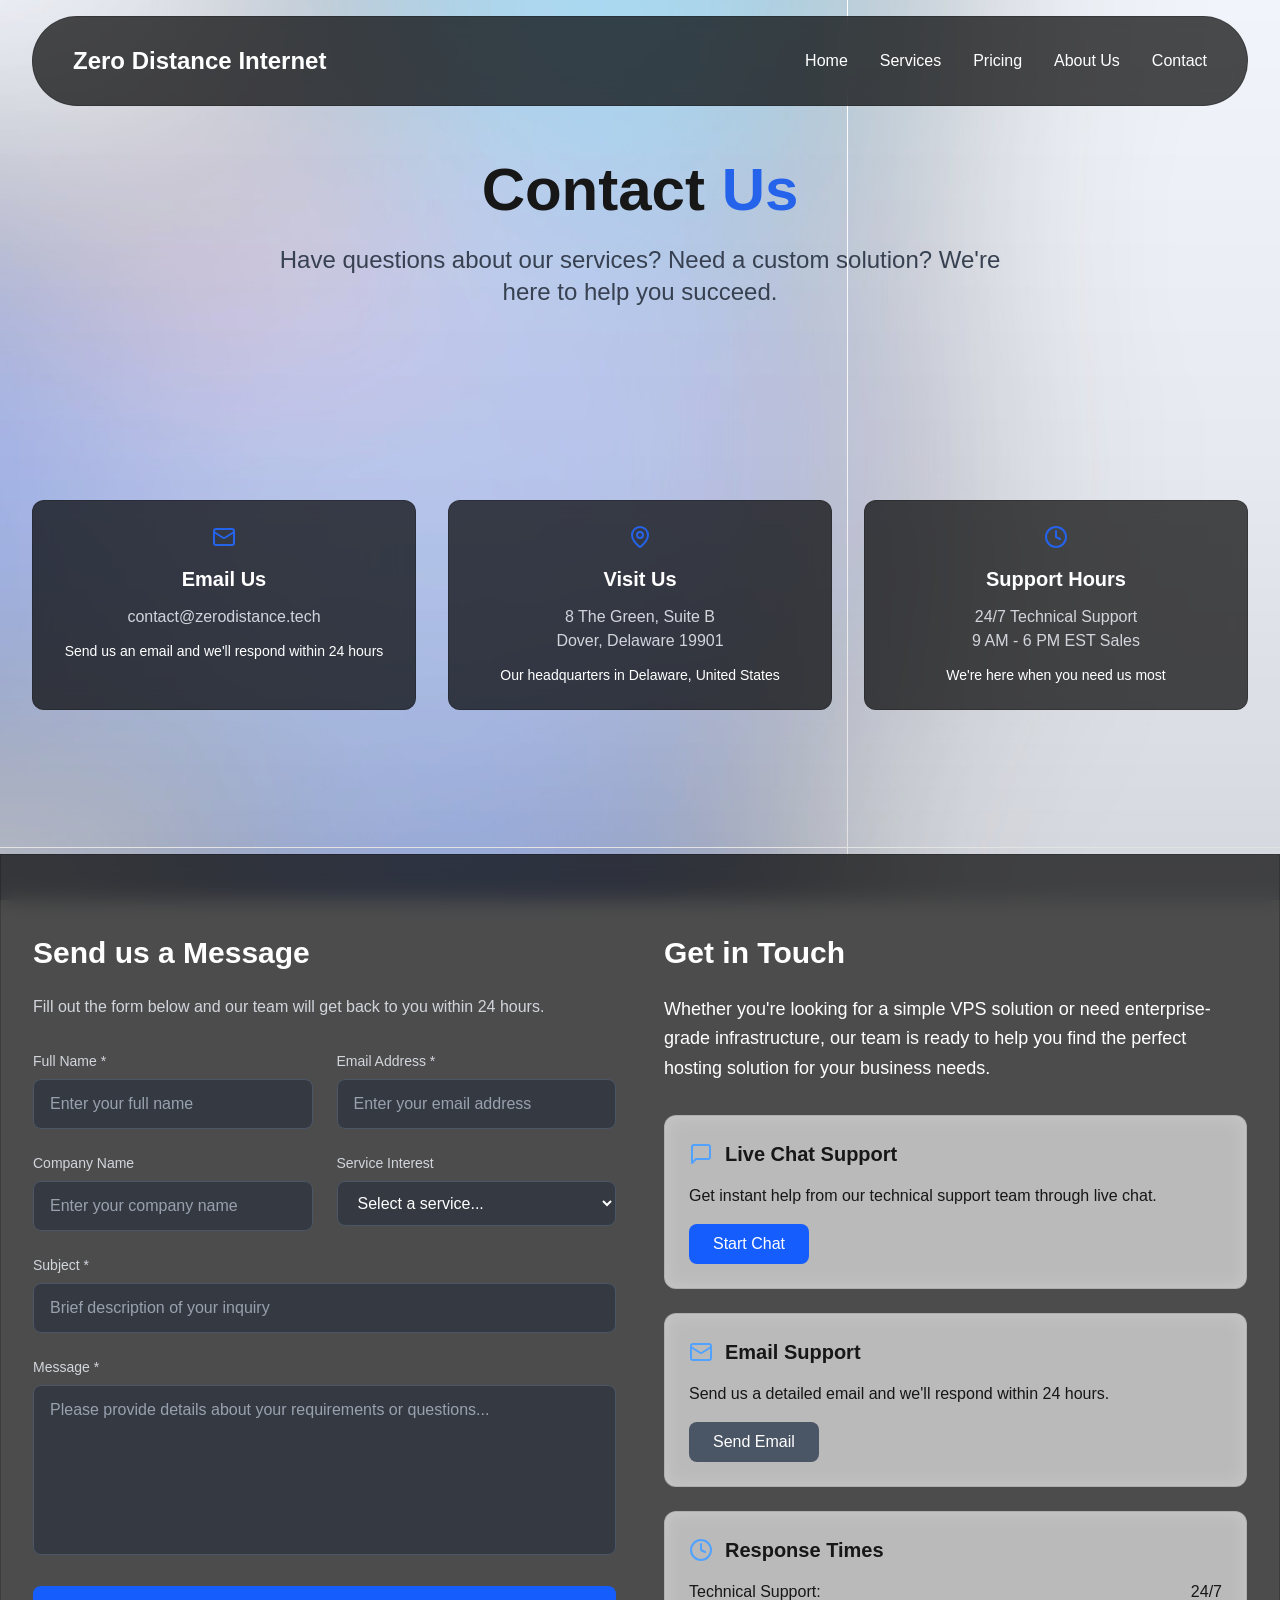
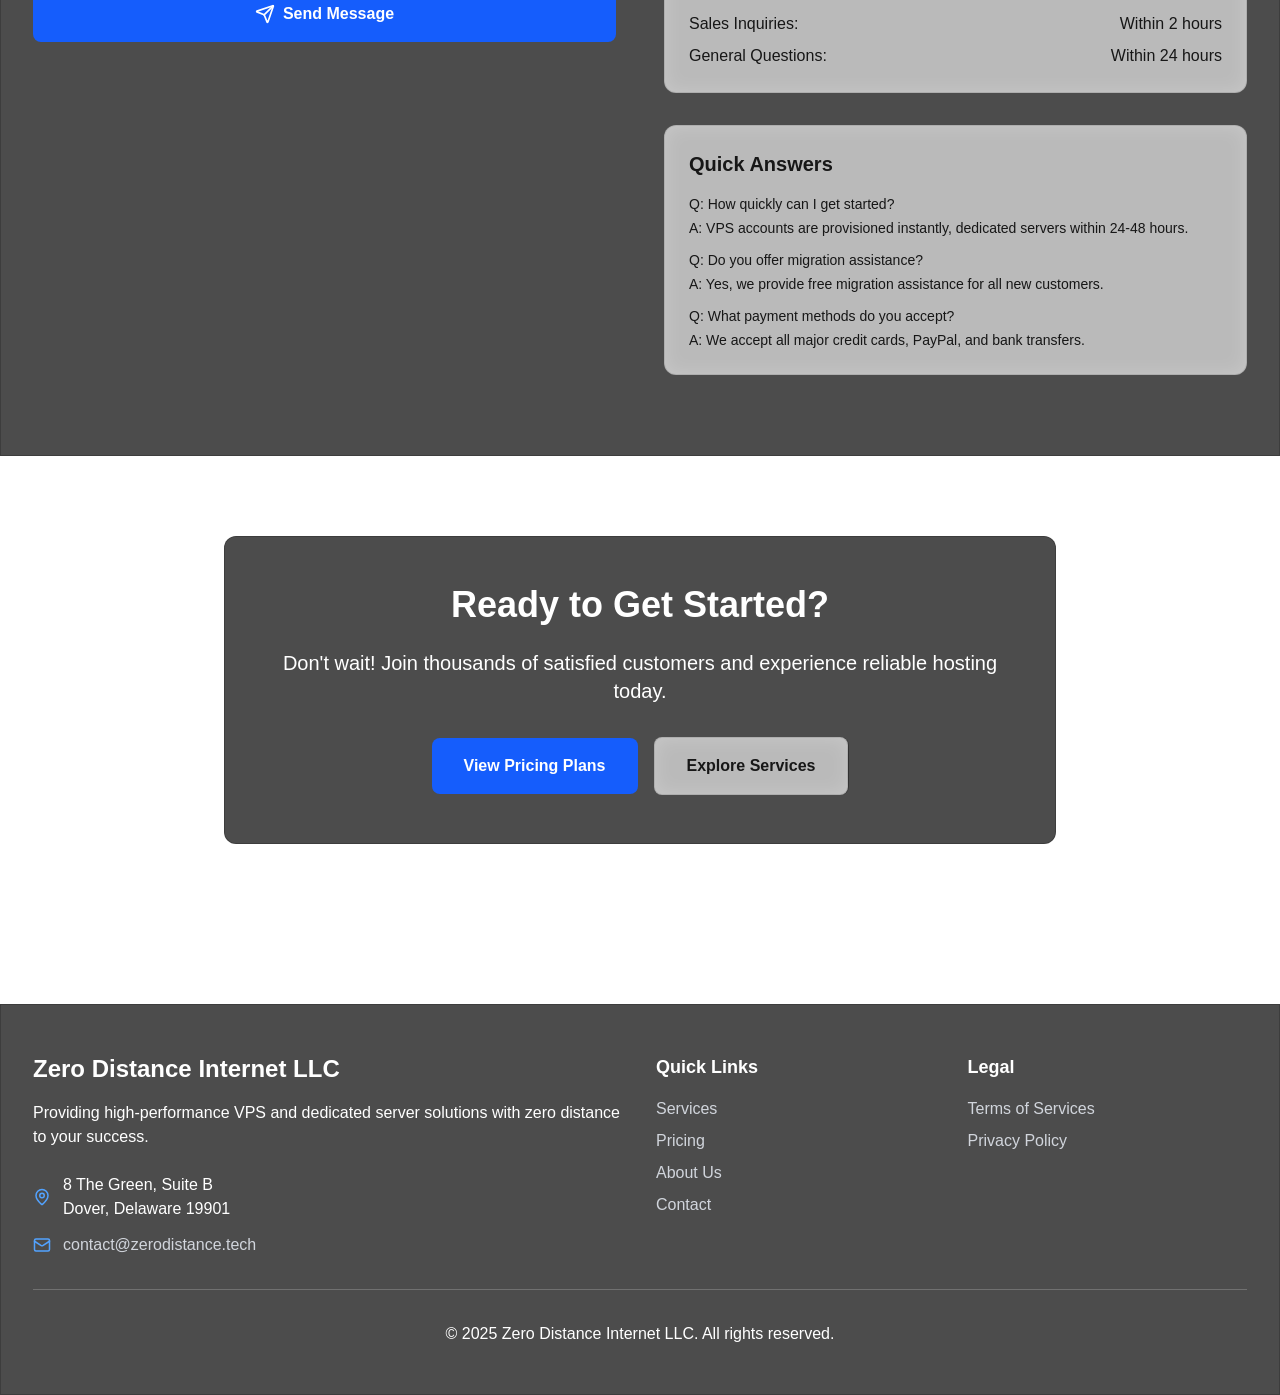
<file: contact.html>
<!DOCTYPE html>
<html lang="en">
<head>
<meta charset="utf-8"/>
<meta name="viewport" content="width=device-width, initial-scale=1"/>
<title>Zero Distance Internet LLC - VPS &amp; Dedicated Server Solutions</title>
<meta name="description" content="High-performance VPS and dedicated server solutions with zero distance to your success. Reliable hosting services for your business needs."/>
<meta name="keywords" content="VPS, dedicated servers, web hosting, cloud hosting, server hosting"/>
<link rel="icon" href="favicon.ico" type="image/x-icon" sizes="16x16"/>
<link rel="stylesheet" href="css/main.css"/>
</head>
<body class="antialiased min-h-screen bg-black relative">
<header class="fixed top-0 left-0 right-0 z-[100] bg-transparent" id="site-header"><div class="max-w-7xl mx-auto px-4 sm:px-6 lg:px-8 pt-4"><nav class="px-6 sm:px-8 lg:px-10 py-3 rounded-full glass-dark"><div class="flex justify-between items-center h-16"><a class="flex items-center space-x-2" href="index.html"><div class="text-2xl font-bold text-white" tabindex="0">Zero Distance Internet</div></a><div class="hidden md:flex items-center space-x-8"><a class="text-white hover:text-blue-400 transition-colors duration-300 relative group" href="index.html">Home<span class="absolute -bottom-1 left-0 w-0 h-0.5 bg-blue-400 transition-all duration-300 group-hover:w-full"></span></a><a class="text-white hover:text-blue-400 transition-colors duration-300 relative group" href="services.html">Services<span class="absolute -bottom-1 left-0 w-0 h-0.5 bg-blue-400 transition-all duration-300 group-hover:w-full"></span></a><a class="text-white hover:text-blue-400 transition-colors duration-300 relative group" href="pricing.html">Pricing<span class="absolute -bottom-1 left-0 w-0 h-0.5 bg-blue-400 transition-all duration-300 group-hover:w-full"></span></a><a class="text-white hover:text-blue-400 transition-colors duration-300 relative group" href="about.html">About Us<span class="absolute -bottom-1 left-0 w-0 h-0.5 bg-blue-400 transition-all duration-300 group-hover:w-full"></span></a><a class="text-white hover:text-blue-400 transition-colors duration-300 relative group" href="contact.html">Contact<span class="absolute -bottom-1 left-0 w-0 h-0.5 bg-blue-400 transition-all duration-300 group-hover:w-full"></span></a></div><div class="md:hidden"><button id="mobile-menu-btn" class="text-white hover:text-blue-400 transition-colors duration-300" aria-label="Open menu"><svg xmlns="http://www.w3.org/2000/svg" width="24" height="24" viewbox="0 0 24 24" fill="none" stroke="currentColor" stroke-width="2" stroke-linecap="round" stroke-linejoin="round" class="lucide lucide-menu" aria-hidden="true"><path d="M4 12h16"></path><path d="M4 18h16"></path><path d="M4 6h16"></path></svg></button></div><div id="mobile-menu" class="md:hidden hidden pt-4 pb-2 flex-col space-y-3"><a class="text-white hover:text-blue-400 transition-colors duration-300 block" href="index.html">Home</a><a class="text-white hover:text-blue-400 transition-colors duration-300 block" href="services.html">Services</a><a class="text-white hover:text-blue-400 transition-colors duration-300 block" href="pricing.html">Pricing</a><a class="text-white hover:text-blue-400 transition-colors duration-300 block" href="about.html">About Us</a><a class="text-white hover:text-blue-400 transition-colors duration-300 block" href="contact.html">Contact</a></div></div></div></nav></div></header><main class="pt-0"><div class="min-h-screen pt-20"><div id="hero-bg" data-dark="images/Mirage-Halftone-Gradient-Texture-Background-3.jpg" data-light="images/light/16.jpg" class="fixed inset-0 bg-cover bg-center bg-no-repeat -z-10" style="background-image:url('images/Mirage-Halftone-Gradient-Texture-Background-3.jpg');top:0;height:100vh"></div><div id="hero-overlay" class="fixed inset-0 -z-10 bg-gradient-to-b from-transparent via-black/40 to-black/60" style="top:0;height:100vh;opacity:0.4"></div><section class="py-20 relative overflow-hidden"><div class="max-w-7xl mx-auto px-4 sm:px-6 lg:px-8 relative z-10"><div class="text-center" data-reveal="up"><h1 class="text-5xl md:text-6xl font-bold text-[var(--text-primary)] mb-6">Contact <span class="text-[var(--text-accent)]">Us</span></h1><p class="text-xl md:text-2xl text-[var(--text-secondary)] max-w-3xl mx-auto mb-8">Have questions about our services? Need a custom solution? We&#x27;re here to help you succeed.</p></div></div></section><section class="py-20"><div class="max-w-7xl mx-auto px-4 sm:px-6 lg:px-8"><div class="grid grid-cols-1 md:grid-cols-3 gap-8 mb-16"><div class="glass-dark p-6 rounded-xl text-center hover:transform hover:scale-105 transition-all duration-300" data-reveal="up"><div class="text-[var(--text-accent)] mb-4 flex justify-center"><svg xmlns="http://www.w3.org/2000/svg" width="24" height="24" viewbox="0 0 24 24" fill="none" stroke="currentColor" stroke-width="2" stroke-linecap="round" stroke-linejoin="round" class="lucide lucide-mail w-6 h-6" aria-hidden="true"><path d="m22 7-8.991 5.727a2 2 0 0 1-2.009 0L2 7"></path><rect x="2" y="4" width="20" height="16" rx="2"></rect></svg></div><h3 class="text-xl font-semibold text-[var(--text-primary)] mb-3">Email Us</h3><div class="text-[var(--text-secondary)] mb-3 whitespace-pre-line font-medium">contact@zerodistance.tech</div><p class="text-[var(--text-muted)] text-sm">Send us an email and we&#x27;ll respond within 24 hours</p></div><div class="glass-dark p-6 rounded-xl text-center hover:transform hover:scale-105 transition-all duration-300" data-reveal="up"><div class="text-[var(--text-accent)] mb-4 flex justify-center"><svg xmlns="http://www.w3.org/2000/svg" width="24" height="24" viewbox="0 0 24 24" fill="none" stroke="currentColor" stroke-width="2" stroke-linecap="round" stroke-linejoin="round" class="lucide lucide-map-pin w-6 h-6" aria-hidden="true"><path d="M20 10c0 4.993-5.539 10.193-7.399 11.799a1 1 0 0 1-1.202 0C9.539 20.193 4 14.993 4 10a8 8 0 0 1 16 0"></path><circle cx="12" cy="10" r="3"></circle></svg></div><h3 class="text-xl font-semibold text-[var(--text-primary)] mb-3">Visit Us</h3><div class="text-[var(--text-secondary)] mb-3 whitespace-pre-line font-medium">8 The Green, Suite B
Dover, Delaware 19901</div><p class="text-[var(--text-muted)] text-sm">Our headquarters in Delaware, United States</p></div><div class="glass-dark p-6 rounded-xl text-center hover:transform hover:scale-105 transition-all duration-300" data-reveal="up"><div class="text-[var(--text-accent)] mb-4 flex justify-center"><svg xmlns="http://www.w3.org/2000/svg" width="24" height="24" viewbox="0 0 24 24" fill="none" stroke="currentColor" stroke-width="2" stroke-linecap="round" stroke-linejoin="round" class="lucide lucide-clock w-6 h-6" aria-hidden="true"><circle cx="12" cy="12" r="10"></circle><polyline points="12 6 12 12 16 14"></polyline></svg></div><h3 class="text-xl font-semibold text-[var(--text-primary)] mb-3">Support Hours</h3><div class="text-[var(--text-secondary)] mb-3 whitespace-pre-line font-medium">24/7 Technical Support
9 AM - 6 PM EST Sales</div><p class="text-[var(--text-muted)] text-sm">We&#x27;re here when you need us most</p></div></div></div></section><section class="py-20 glass-dark"><div class="max-w-7xl mx-auto px-4 sm:px-6 lg:px-8"><div class="grid grid-cols-1 lg:grid-cols-2 gap-12"><div data-reveal="left"><h2 class="text-3xl font-bold text-[var(--text-primary)] mb-6">Send us a Message</h2><p class="text-[var(--text-secondary)] mb-8">Fill out the form below and our team will get back to you within 24 hours.</p><form class="space-y-6"><div class="grid grid-cols-1 md:grid-cols-2 gap-6"><div><label for="name" class="block text-sm font-medium text-[var(--text-secondary)] mb-2">Full Name *</label><input type="text" id="name" required="" class="w-full px-4 py-3 bg-gray-800/50 border border-gray-600 rounded-lg text-white placeholder-gray-400 focus:outline-none focus:ring-2 focus:ring-blue-400 focus:border-transparent transition-all duration-300" placeholder="Enter your full name" name="name" value=""/></div><div><label for="email" class="block text-sm font-medium text-gray-300 mb-2">Email Address *</label><input type="email" id="email" required="" class="w-full px-4 py-3 bg-gray-800/50 border border-gray-600 rounded-lg text-white placeholder-gray-400 focus:outline-none focus:ring-2 focus:ring-blue-400 focus:border-transparent transition-all duration-300" placeholder="Enter your email address" name="email" value=""/></div></div><div class="grid grid-cols-1 md:grid-cols-2 gap-6"><div><label for="company" class="block text-sm font-medium text-gray-300 mb-2">Company Name</label><input type="text" id="company" class="w-full px-4 py-3 bg-gray-800/50 border border-gray-600 rounded-lg text-white placeholder-gray-400 focus:outline-none focus:ring-2 focus:ring-blue-400 focus:border-transparent transition-all duration-300" placeholder="Enter your company name" name="company" value=""/></div><div><label for="serviceType" class="block text-sm font-medium text-gray-300 mb-2">Service Interest</label><select id="serviceType" name="serviceType" class="w-full px-4 py-3 bg-gray-800/50 border border-gray-600 rounded-lg text-white focus:outline-none focus:ring-2 focus:ring-blue-400 focus:border-transparent transition-all duration-300"><option value="" class="bg-gray-800" selected="">Select a service...</option><option value="vps" class="bg-gray-800">VPS Hosting</option><option value="dedicated" class="bg-gray-800">Dedicated Servers</option><option value="managed" class="bg-gray-800">Managed Services</option><option value="enterprise" class="bg-gray-800">Enterprise Solutions</option><option value="support" class="bg-gray-800">Technical Support</option><option value="billing" class="bg-gray-800">Billing Inquiry</option><option value="other" class="bg-gray-800">Other</option></select></div></div><div><label for="subject" class="block text-sm font-medium text-gray-300 mb-2">Subject *</label><input type="text" id="subject" required="" class="w-full px-4 py-3 bg-gray-800/50 border border-gray-600 rounded-lg text-white placeholder-gray-400 focus:outline-none focus:ring-2 focus:ring-blue-400 focus:border-transparent transition-all duration-300" placeholder="Brief description of your inquiry" name="subject" value=""/></div><div><label for="message" class="block text-sm font-medium text-gray-300 mb-2">Message *</label><textarea id="message" name="message" required="" rows="6" class="w-full px-4 py-3 bg-gray-800/50 border border-gray-600 rounded-lg text-white placeholder-gray-400 focus:outline-none focus:ring-2 focus:ring-blue-400 focus:border-transparent transition-all duration-300 resize-none" placeholder="Please provide details about your requirements or questions..."></textarea></div><button type="submit" class="w-full bg-blue-600 hover:bg-blue-700 disabled:bg-blue-800 disabled:cursor-not-allowed px-8 py-4 rounded-lg text-white font-semibold transition-all duration-300 flex items-center justify-center space-x-2"><svg xmlns="http://www.w3.org/2000/svg" width="24" height="24" viewbox="0 0 24 24" fill="none" stroke="currentColor" stroke-width="2" stroke-linecap="round" stroke-linejoin="round" class="lucide lucide-send w-5 h-5" aria-hidden="true"><path d="M14.536 21.686a.5.5 0 0 0 .937-.024l6.5-19a.496.496 0 0 0-.635-.635l-19 6.5a.5.5 0 0 0-.024.937l7.93 3.18a2 2 0 0 1 1.112 1.11z"></path><path d="m21.854 2.147-10.94 10.939"></path></svg><span>Send Message</span></button></form></div><div class="space-y-8" data-reveal="right"><div><h2 class="text-3xl font-bold text-white mb-6">Get in Touch</h2><p class="text-gray-300 text-lg leading-relaxed mb-8">Whether you&#x27;re looking for a simple VPS solution or need enterprise-grade infrastructure, our team is ready to help you find the perfect hosting solution for your business needs.</p></div><div class="space-y-6"><div class="glass p-6 rounded-xl"><div class="flex items-center mb-4"><svg xmlns="http://www.w3.org/2000/svg" width="24" height="24" viewbox="0 0 24 24" fill="none" stroke="currentColor" stroke-width="2" stroke-linecap="round" stroke-linejoin="round" class="lucide lucide-message-square w-6 h-6 text-blue-400 mr-3" aria-hidden="true"><path d="M21 15a2 2 0 0 1-2 2H7l-4 4V5a2 2 0 0 1 2-2h14a2 2 0 0 1 2 2z"></path></svg><h3 class="text-xl font-semibold text-white">Live Chat Support</h3></div><p class="text-gray-300 mb-4">Get instant help from our technical support team through live chat.</p><button class="bg-blue-600 hover:bg-blue-700 px-6 py-2 rounded-lg text-white font-medium transition-all duration-300">Start Chat</button></div><div class="glass p-6 rounded-xl"><div class="flex items-center mb-4"><svg xmlns="http://www.w3.org/2000/svg" width="24" height="24" viewbox="0 0 24 24" fill="none" stroke="currentColor" stroke-width="2" stroke-linecap="round" stroke-linejoin="round" class="lucide lucide-mail w-6 h-6 text-blue-400 mr-3" aria-hidden="true"><path d="m22 7-8.991 5.727a2 2 0 0 1-2.009 0L2 7"></path><rect x="2" y="4" width="20" height="16" rx="2"></rect></svg><h3 class="text-xl font-semibold text-white">Email Support</h3></div><p class="text-gray-300 mb-4">Send us a detailed email and we&#x27;ll respond within 24 hours.</p><a href="mailto:contact@zerodistance.tech" class="bg-gray-600 hover:bg-gray-700 px-6 py-2 rounded-lg text-white font-medium transition-all duration-300 inline-block">Send Email</a></div><div class="glass p-6 rounded-xl"><div class="flex items-center mb-4"><svg xmlns="http://www.w3.org/2000/svg" width="24" height="24" viewbox="0 0 24 24" fill="none" stroke="currentColor" stroke-width="2" stroke-linecap="round" stroke-linejoin="round" class="lucide lucide-clock w-6 h-6 text-blue-400 mr-3" aria-hidden="true"><circle cx="12" cy="12" r="10"></circle><polyline points="12 6 12 12 16 14"></polyline></svg><h3 class="text-xl font-semibold text-white">Response Times</h3></div><div class="space-y-2 text-gray-300"><div class="flex justify-between"><span>Technical Support:</span><span class="text-green-400">24/7</span></div><div class="flex justify-between"><span>Sales Inquiries:</span><span class="text-blue-400">Within 2 hours</span></div><div class="flex justify-between"><span>General Questions:</span><span class="text-yellow-400">Within 24 hours</span></div></div></div></div><div class="glass p-6 rounded-xl"><h3 class="text-xl font-semibold text-white mb-4">Quick Answers</h3><div class="space-y-3 text-sm"><div><p class="text-white font-medium mb-1">Q: How quickly can I get started?</p><p class="text-gray-300">A: VPS accounts are provisioned instantly, dedicated servers within 24-48 hours.</p></div><div><p class="text-white font-medium mb-1">Q: Do you offer migration assistance?</p><p class="text-gray-300">A: Yes, we provide free migration assistance for all new customers.</p></div><div><p class="text-white font-medium mb-1">Q: What payment methods do you accept?</p><p class="text-gray-300">A: We accept all major credit cards, PayPal, and bank transfers.</p></div></div></div></div></div></div></section><section class="py-20"><div class="max-w-4xl mx-auto px-4 sm:px-6 lg:px-8 text-center"><div class="glass-dark p-12 rounded-xl" data-reveal="up"><h2 class="text-4xl font-bold text-white mb-6">Ready to Get Started?</h2><p class="text-xl text-gray-300 mb-8">Don&#x27;t wait! Join thousands of satisfied customers and experience reliable hosting today.</p><div class="flex flex-col sm:flex-row gap-4 justify-center items-center"><a href="pricing.html" class="bg-blue-600 hover:bg-blue-700 px-8 py-4 rounded-lg text-white font-semibold transition-all duration-300">View Pricing Plans</a><a href="services.html" class="glass px-8 py-4 rounded-lg text-white font-semibold hover:bg-white/10 transition-all duration-300">Explore Services</a></div></div></div></section></div></main><footer class="glass-dark border-t border-white/20 mt-20"><div class="max-w-7xl mx-auto px-4 sm:px-6 lg:px-8 py-12"><div class="grid grid-cols-1 md:grid-cols-4 gap-8"><div class="col-span-1 md:col-span-2" data-reveal="up"><h3 class="text-2xl font-bold text-blue-400 mb-4">Zero Distance Internet LLC</h3><p class="text-gray-300 mb-6">Providing high-performance VPS and dedicated server solutions with zero distance to your success.</p><div class="space-y-3"><div class="flex items-center space-x-3 text-gray-300"><svg xmlns="http://www.w3.org/2000/svg" width="18" height="18" viewbox="0 0 24 24" fill="none" stroke="currentColor" stroke-width="2" stroke-linecap="round" stroke-linejoin="round" class="lucide lucide-map-pin text-blue-400" aria-hidden="true"><path d="M20 10c0 4.993-5.539 10.193-7.399 11.799a1 1 0 0 1-1.202 0C9.539 20.193 4 14.993 4 10a8 8 0 0 1 16 0"></path><circle cx="12" cy="10" r="3"></circle></svg><div><p>8 The Green, Suite B</p><p>Dover, Delaware 19901</p></div></div><div class="flex items-center space-x-3 text-gray-300"><svg xmlns="http://www.w3.org/2000/svg" width="18" height="18" viewbox="0 0 24 24" fill="none" stroke="currentColor" stroke-width="2" stroke-linecap="round" stroke-linejoin="round" class="lucide lucide-mail text-blue-400" aria-hidden="true"><path d="m22 7-8.991 5.727a2 2 0 0 1-2.009 0L2 7"></path><rect x="2" y="4" width="20" height="16" rx="2"></rect></svg><a href="mailto:contact@zerodistance.tech" class="hover:text-blue-400 transition-colors">contact@zerodistance.tech</a></div></div></div><div data-reveal="up"><h4 class="text-lg font-semibold text-white mb-4">Quick Links</h4><ul class="space-y-2"><li><a class="text-gray-300 hover:text-blue-400 transition-colors duration-300" href="services.html">Services</a></li><li><a class="text-gray-300 hover:text-blue-400 transition-colors duration-300" href="pricing.html">Pricing</a></li><li><a class="text-gray-300 hover:text-blue-400 transition-colors duration-300" href="about.html">About Us</a></li><li><a class="text-gray-300 hover:text-blue-400 transition-colors duration-300" href="contact.html">Contact</a></li></ul></div><div data-reveal="up"><h4 class="text-lg font-semibold text-white mb-4">Legal</h4><ul class="space-y-2"><li><a class="text-gray-300 hover:text-blue-400 transition-colors duration-300" href="terms.html">Terms of Services</a></li><li><a class="text-gray-300 hover:text-blue-400 transition-colors duration-300" href="privacy.html">Privacy Policy</a></li></ul></div></div><div class="border-t border-white/20 mt-8 pt-8 text-center" data-reveal="fade"><p class="text-gray-400">© 2025 Zero Distance Internet LLC. All rights reserved.</p></div></div></footer>
<script src="js/main.js"></script>
</body>
</html>
</file>
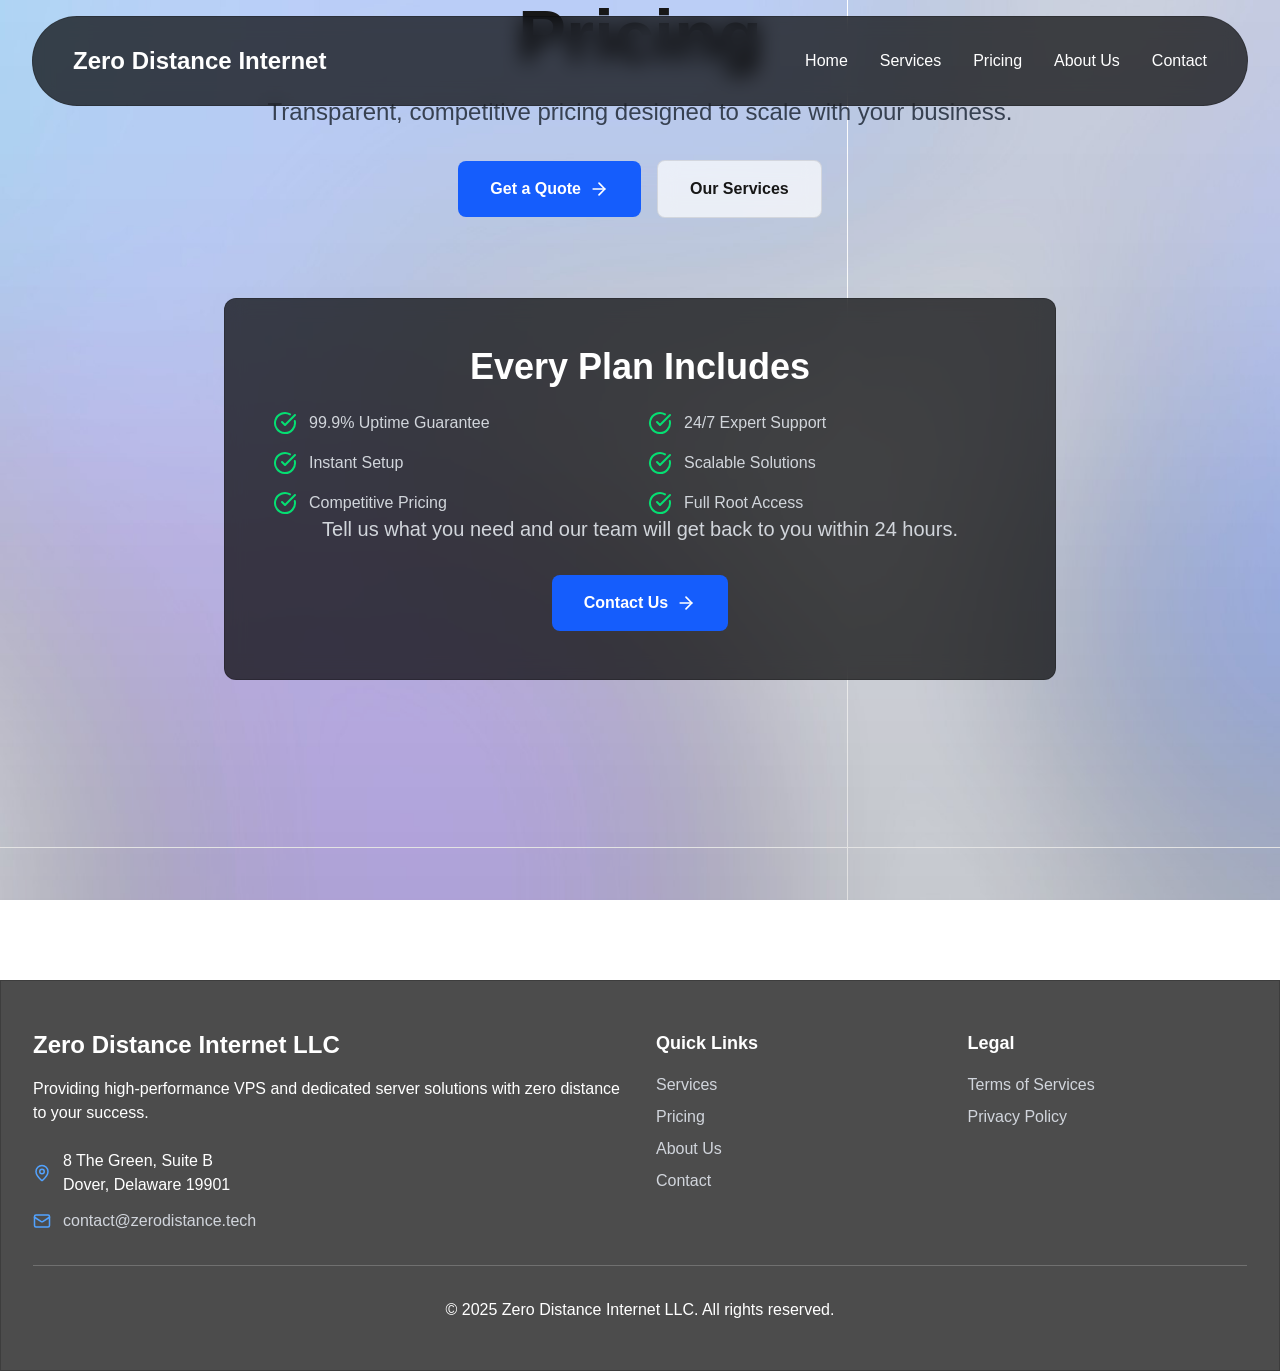
<file: pricing.html>
<!DOCTYPE html>
<html lang="en">
<head>
<meta charset="utf-8"/>
<meta name="viewport" content="width=device-width, initial-scale=1"/>
<title>Pricing - Zero Distance Internet LLC</title>
<meta name="description" content="High-performance VPS and dedicated server solutions with zero distance to your success."/>
<link rel="icon" href="favicon.ico" type="image/x-icon" sizes="16x16"/>
<link rel="stylesheet" href="css/main.css"/>
</head>
<body class="antialiased min-h-screen bg-black relative">
<header class="fixed top-0 left-0 right-0 z-[100] bg-transparent" id="site-header"><div class="max-w-7xl mx-auto px-4 sm:px-6 lg:px-8 pt-4"><nav class="px-6 sm:px-8 lg:px-10 py-3 rounded-full glass-dark"><div class="flex justify-between items-center h-16"><a class="flex items-center space-x-2" href="index.html"><div class="text-2xl font-bold text-white" tabindex="0">Zero Distance Internet</div></a><div class="hidden md:flex items-center space-x-8"><a class="text-white hover:text-blue-400 transition-colors duration-300 relative group" href="index.html">Home<span class="absolute -bottom-1 left-0 w-0 h-0.5 bg-blue-400 transition-all duration-300 group-hover:w-full"></span></a><a class="text-white hover:text-blue-400 transition-colors duration-300 relative group" href="services.html">Services<span class="absolute -bottom-1 left-0 w-0 h-0.5 bg-blue-400 transition-all duration-300 group-hover:w-full"></span></a><a class="text-white hover:text-blue-400 transition-colors duration-300 relative group" href="pricing.html">Pricing<span class="absolute -bottom-1 left-0 w-0 h-0.5 bg-blue-400 transition-all duration-300 group-hover:w-full"></span></a><a class="text-white hover:text-blue-400 transition-colors duration-300 relative group" href="about.html">About Us<span class="absolute -bottom-1 left-0 w-0 h-0.5 bg-blue-400 transition-all duration-300 group-hover:w-full"></span></a><a class="text-white hover:text-blue-400 transition-colors duration-300 relative group" href="contact.html">Contact<span class="absolute -bottom-1 left-0 w-0 h-0.5 bg-blue-400 transition-all duration-300 group-hover:w-full"></span></a></div><div class="md:hidden"><button id="mobile-menu-btn" class="text-white hover:text-blue-400 transition-colors duration-300" aria-label="Open menu"><svg xmlns="http://www.w3.org/2000/svg" width="24" height="24" viewbox="0 0 24 24" fill="none" stroke="currentColor" stroke-width="2" stroke-linecap="round" stroke-linejoin="round" class="lucide lucide-menu" aria-hidden="true"><path d="M4 12h16"></path><path d="M4 18h16"></path><path d="M4 6h16"></path></svg></button></div><div id="mobile-menu" class="md:hidden hidden pt-4 pb-2 flex-col space-y-3"><a class="text-white hover:text-blue-400 transition-colors duration-300 block" href="index.html">Home</a><a class="text-white hover:text-blue-400 transition-colors duration-300 block" href="services.html">Services</a><a class="text-white hover:text-blue-400 transition-colors duration-300 block" href="pricing.html">Pricing</a><a class="text-white hover:text-blue-400 transition-colors duration-300 block" href="about.html">About Us</a><a class="text-white hover:text-blue-400 transition-colors duration-300 block" href="contact.html">Contact</a></div></div></nav></div></header>
<main class="pt-0"><div class="min-h-screen"><section class="relative min-h-[60vh] flex items-center justify-center overflow-hidden pt-32 pb-20"><div id="hero-bg" data-dark="images/5.jpg" data-light="images/light/15.jpg" class="fixed inset-0 bg-cover bg-center bg-no-repeat -z-10" style="background-image:url(&quot;images/5.jpg&quot;);top:0;height:100vh"></div><div id="hero-overlay" class="fixed inset-0 -z-10 bg-gradient-to-b from-transparent via-black/40 to-black/60" style="top:0;height:100vh;opacity:0.4"></div><div class="relative z-10 max-w-7xl mx-auto px-4 sm:px-6 lg:px-8 text-center w-full"><div data-reveal="up30"><h1 class="text-5xl md:text-7xl font-bold text-[var(--text-primary)] mb-6">Pricing</h1><p class="text-xl md:text-2xl text-[var(--text-secondary)] mb-8 max-w-3xl mx-auto">Transparent, competitive pricing designed to scale with your business.</p></div><div class="flex flex-col sm:flex-row gap-4 justify-center items-center" data-reveal="up"><a class="bg-blue-600 hover:bg-blue-700 px-8 py-4 rounded-lg text-white font-semibold transition-all duration-300 flex items-center space-x-2" href="contact.html"><span>Get a Quote</span><svg xmlns="http://www.w3.org/2000/svg" width="24" height="24" viewbox="0 0 24 24" fill="none" stroke="currentColor" stroke-width="2" stroke-linecap="round" stroke-linejoin="round" class="lucide lucide-arrow-right w-5 h-5" aria-hidden="true"><path d="M5 12h14"></path><path d="m12 5 7 7-7 7"></path></svg></a><a class="glass px-8 py-4 rounded-lg text-[#171717] font-semibold hover:bg-white/10 transition-all duration-300" href="services.html">Our Services</a></div></div></section>
<section class="py-20"><div class="max-w-4xl mx-auto px-4 sm:px-6 lg:px-8 text-center"><div class="glass-dark p-12 rounded-xl" data-reveal="up"><h2 class="text-4xl font-bold text-[var(--text-primary)] mb-6">Every Plan Includes</h2><div class="grid grid-cols-1 md:grid-cols-2 gap-4 text-left max-w-2xl mx-auto mb-10"><div class="flex items-center space-x-3" data-reveal="left"><svg xmlns="http://www.w3.org/2000/svg" width="24" height="24" viewbox="0 0 24 24" fill="none" stroke="currentColor" stroke-width="2" stroke-linecap="round" stroke-linejoin="round" class="lucide lucide-circle-check-big w-6 h-6 text-green-400" aria-hidden="true"><path d="M21.801 10A10 10 0 1 1 17 3.335"></path><path d="m9 11 3 3L22 4"></path></svg><span class="text-[var(--text-secondary)]">99.9% Uptime Guarantee</span></div><div class="flex items-center space-x-3" data-reveal="left"><svg xmlns="http://www.w3.org/2000/svg" width="24" height="24" viewbox="0 0 24 24" fill="none" stroke="currentColor" stroke-width="2" stroke-linecap="round" stroke-linejoin="round" class="lucide lucide-circle-check-big w-6 h-6 text-green-400" aria-hidden="true"><path d="M21.801 10A10 10 0 1 1 17 3.335"></path><path d="m9 11 3 3L22 4"></path></svg><span class="text-[var(--text-secondary)]">24/7 Expert Support</span></div><div class="flex items-center space-x-3" data-reveal="left"><svg xmlns="http://www.w3.org/2000/svg" width="24" height="24" viewbox="0 0 24 24" fill="none" stroke="currentColor" stroke-width="2" stroke-linecap="round" stroke-linejoin="round" class="lucide lucide-circle-check-big w-6 h-6 text-green-400" aria-hidden="true"><path d="M21.801 10A10 10 0 1 1 17 3.335"></path><path d="m9 11 3 3L22 4"></path></svg><span class="text-[var(--text-secondary)]">Instant Setup</span></div><div class="flex items-center space-x-3" data-reveal="left"><svg xmlns="http://www.w3.org/2000/svg" width="24" height="24" viewbox="0 0 24 24" fill="none" stroke="currentColor" stroke-width="2" stroke-linecap="round" stroke-linejoin="round" class="lucide lucide-circle-check-big w-6 h-6 text-green-400" aria-hidden="true"><path d="M21.801 10A10 10 0 1 1 17 3.335"></path><path d="m9 11 3 3L22 4"></path></svg><span class="text-[var(--text-secondary)]">Scalable Solutions</span></div><div class="flex items-center space-x-3" data-reveal="left"><svg xmlns="http://www.w3.org/2000/svg" width="24" height="24" viewbox="0 0 24 24" fill="none" stroke="currentColor" stroke-width="2" stroke-linecap="round" stroke-linejoin="round" class="lucide lucide-circle-check-big w-6 h-6 text-green-400" aria-hidden="true"><path d="M21.801 10A10 10 0 1 1 17 3.335"></path><path d="m9 11 3 3L22 4"></path></svg><span class="text-[var(--text-secondary)]">Competitive Pricing</span></div><div class="flex items-center space-x-3" data-reveal="left"><svg xmlns="http://www.w3.org/2000/svg" width="24" height="24" viewbox="0 0 24 24" fill="none" stroke="currentColor" stroke-width="2" stroke-linecap="round" stroke-linejoin="round" class="lucide lucide-circle-check-big w-6 h-6 text-green-400" aria-hidden="true"><path d="M21.801 10A10 10 0 1 1 17 3.335"></path><path d="m9 11 3 3L22 4"></path></svg><span class="text-[var(--text-secondary)]">Full Root Access</span></div></div><p class="text-xl text-[var(--text-secondary)] mb-8">Tell us what you need and our team will get back to you within 24 hours.</p><a class="bg-blue-600 hover:bg-blue-700 px-8 py-4 rounded-lg text-white font-semibold transition-all duration-300 inline-flex items-center space-x-2" href="contact.html"><span>Contact Us</span><svg xmlns="http://www.w3.org/2000/svg" width="24" height="24" viewbox="0 0 24 24" fill="none" stroke="currentColor" stroke-width="2" stroke-linecap="round" stroke-linejoin="round" class="lucide lucide-arrow-right w-5 h-5" aria-hidden="true"><path d="M5 12h14"></path><path d="m12 5 7 7-7 7"></path></svg></a></div></div></section></div></main>
<footer class="glass-dark border-t border-white/20 mt-20"><div class="max-w-7xl mx-auto px-4 sm:px-6 lg:px-8 py-12"><div class="grid grid-cols-1 md:grid-cols-4 gap-8"><div class="col-span-1 md:col-span-2" data-reveal="up"><h3 class="text-2xl font-bold text-blue-400 mb-4">Zero Distance Internet LLC</h3><p class="text-gray-300 mb-6">Providing high-performance VPS and dedicated server solutions with zero distance to your success.</p><div class="space-y-3"><div class="flex items-center space-x-3 text-gray-300"><svg xmlns="http://www.w3.org/2000/svg" width="18" height="18" viewbox="0 0 24 24" fill="none" stroke="currentColor" stroke-width="2" stroke-linecap="round" stroke-linejoin="round" class="lucide lucide-map-pin text-blue-400" aria-hidden="true"><path d="M20 10c0 4.993-5.539 10.193-7.399 11.799a1 1 0 0 1-1.202 0C9.539 20.193 4 14.993 4 10a8 8 0 0 1 16 0"></path><circle cx="12" cy="10" r="3"></circle></svg><div><p>8 The Green, Suite B</p><p>Dover, Delaware 19901</p></div></div><div class="flex items-center space-x-3 text-gray-300"><svg xmlns="http://www.w3.org/2000/svg" width="18" height="18" viewbox="0 0 24 24" fill="none" stroke="currentColor" stroke-width="2" stroke-linecap="round" stroke-linejoin="round" class="lucide lucide-mail text-blue-400" aria-hidden="true"><path d="m22 7-8.991 5.727a2 2 0 0 1-2.009 0L2 7"></path><rect x="2" y="4" width="20" height="16" rx="2"></rect></svg><a href="mailto:contact@zerodistance.tech" class="hover:text-blue-400 transition-colors">contact@zerodistance.tech</a></div></div></div><div data-reveal="up"><h4 class="text-lg font-semibold text-white mb-4">Quick Links</h4><ul class="space-y-2"><li><a class="text-gray-300 hover:text-blue-400 transition-colors duration-300" href="services.html">Services</a></li><li><a class="text-gray-300 hover:text-blue-400 transition-colors duration-300" href="pricing.html">Pricing</a></li><li><a class="text-gray-300 hover:text-blue-400 transition-colors duration-300" href="about.html">About Us</a></li><li><a class="text-gray-300 hover:text-blue-400 transition-colors duration-300" href="contact.html">Contact</a></li></ul></div><div data-reveal="up"><h4 class="text-lg font-semibold text-white mb-4">Legal</h4><ul class="space-y-2"><li><a class="text-gray-300 hover:text-blue-400 transition-colors duration-300" href="terms.html">Terms of Services</a></li><li><a class="text-gray-300 hover:text-blue-400 transition-colors duration-300" href="privacy.html">Privacy Policy</a></li></ul></div></div><div class="border-t border-white/20 mt-8 pt-8 text-center" data-reveal="fade"><p class="text-gray-400">© 2025 Zero Distance Internet LLC. All rights reserved.</p></div></div></footer>
<script src="js/main.js"></script>
</body>
</html>
</file>
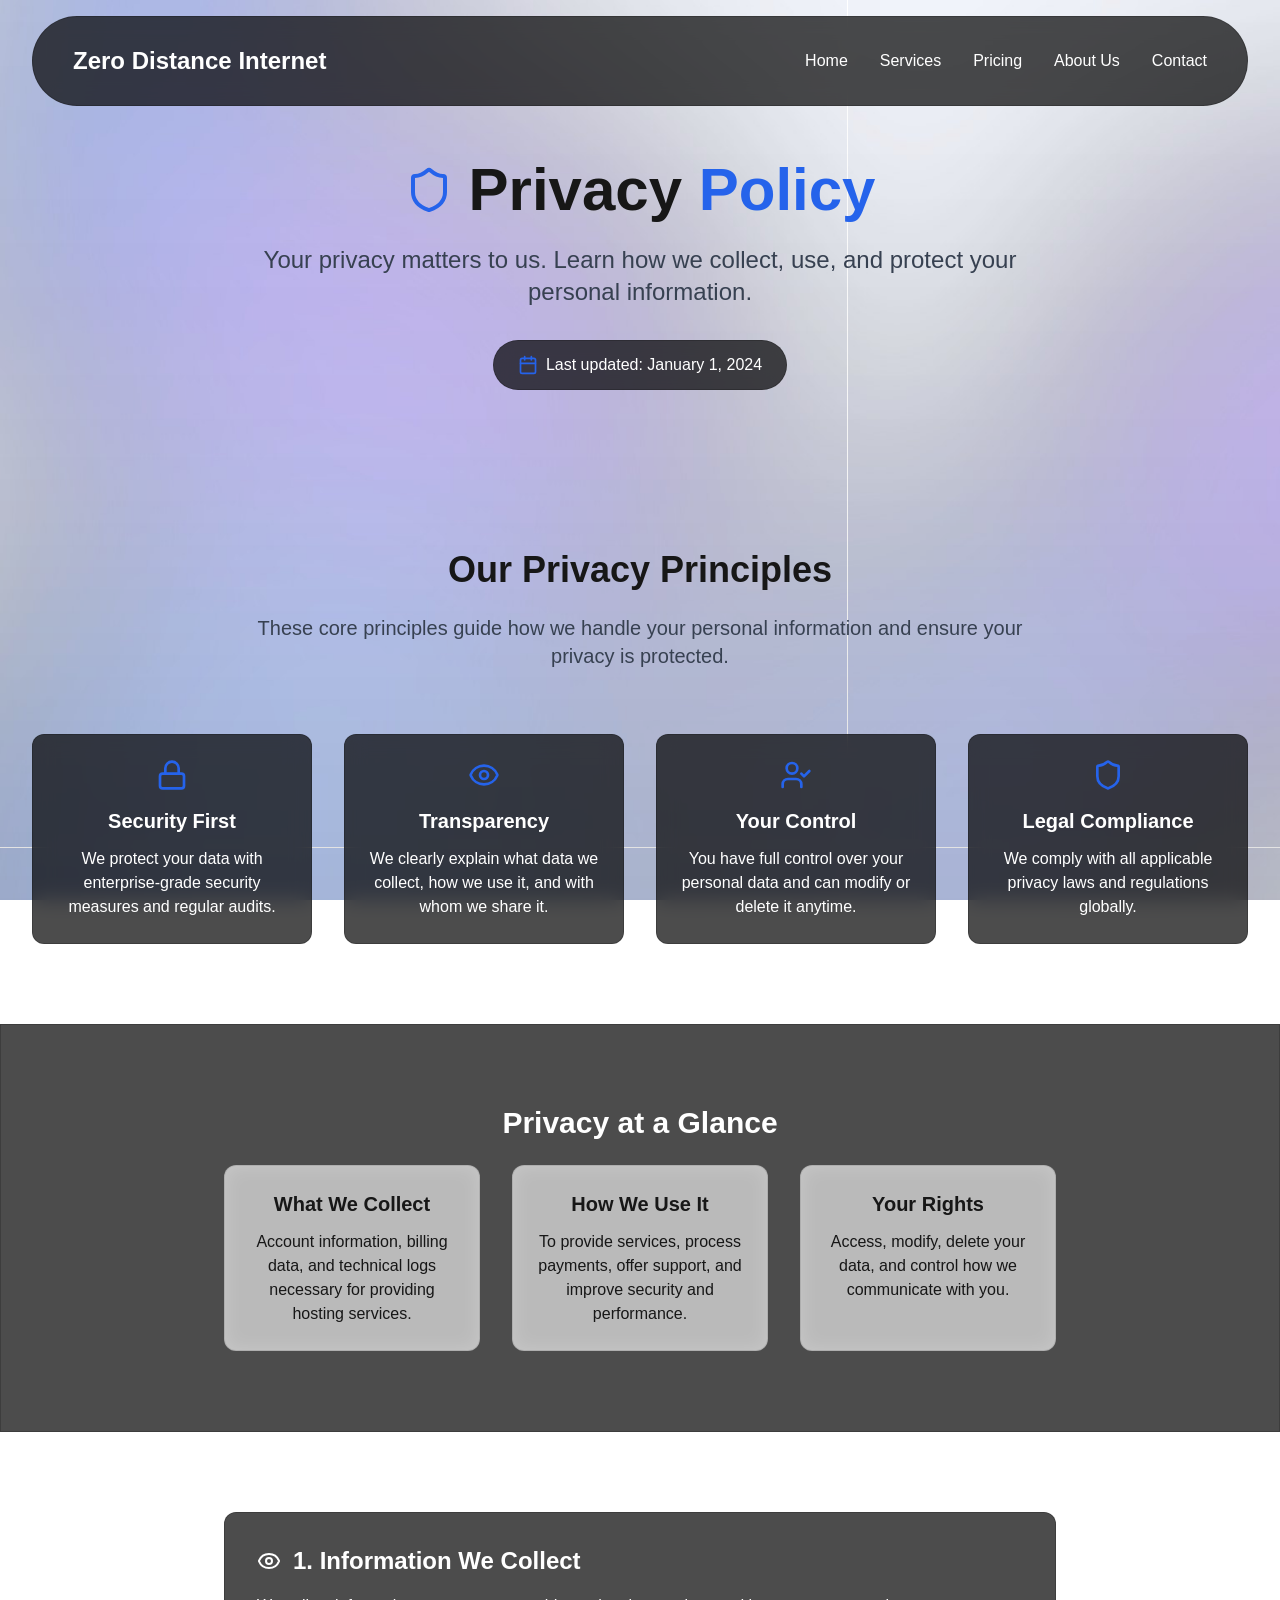
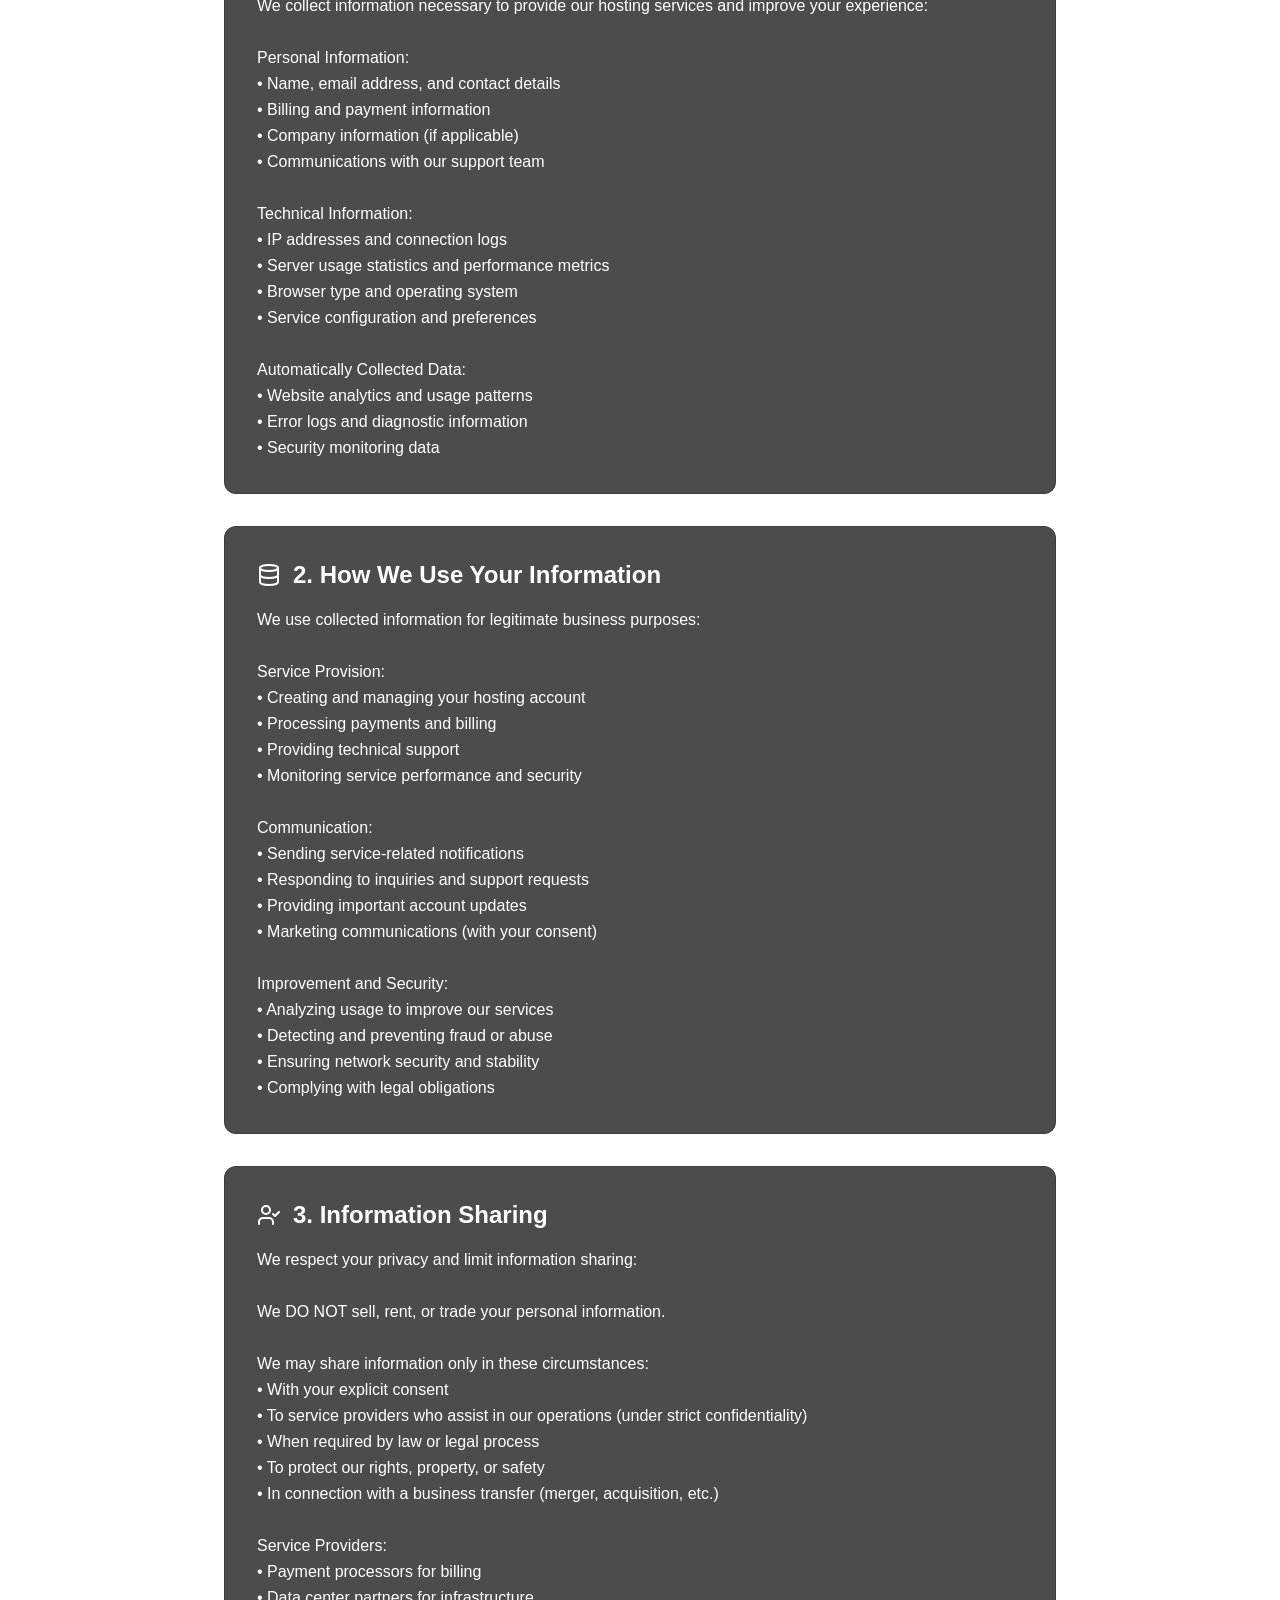
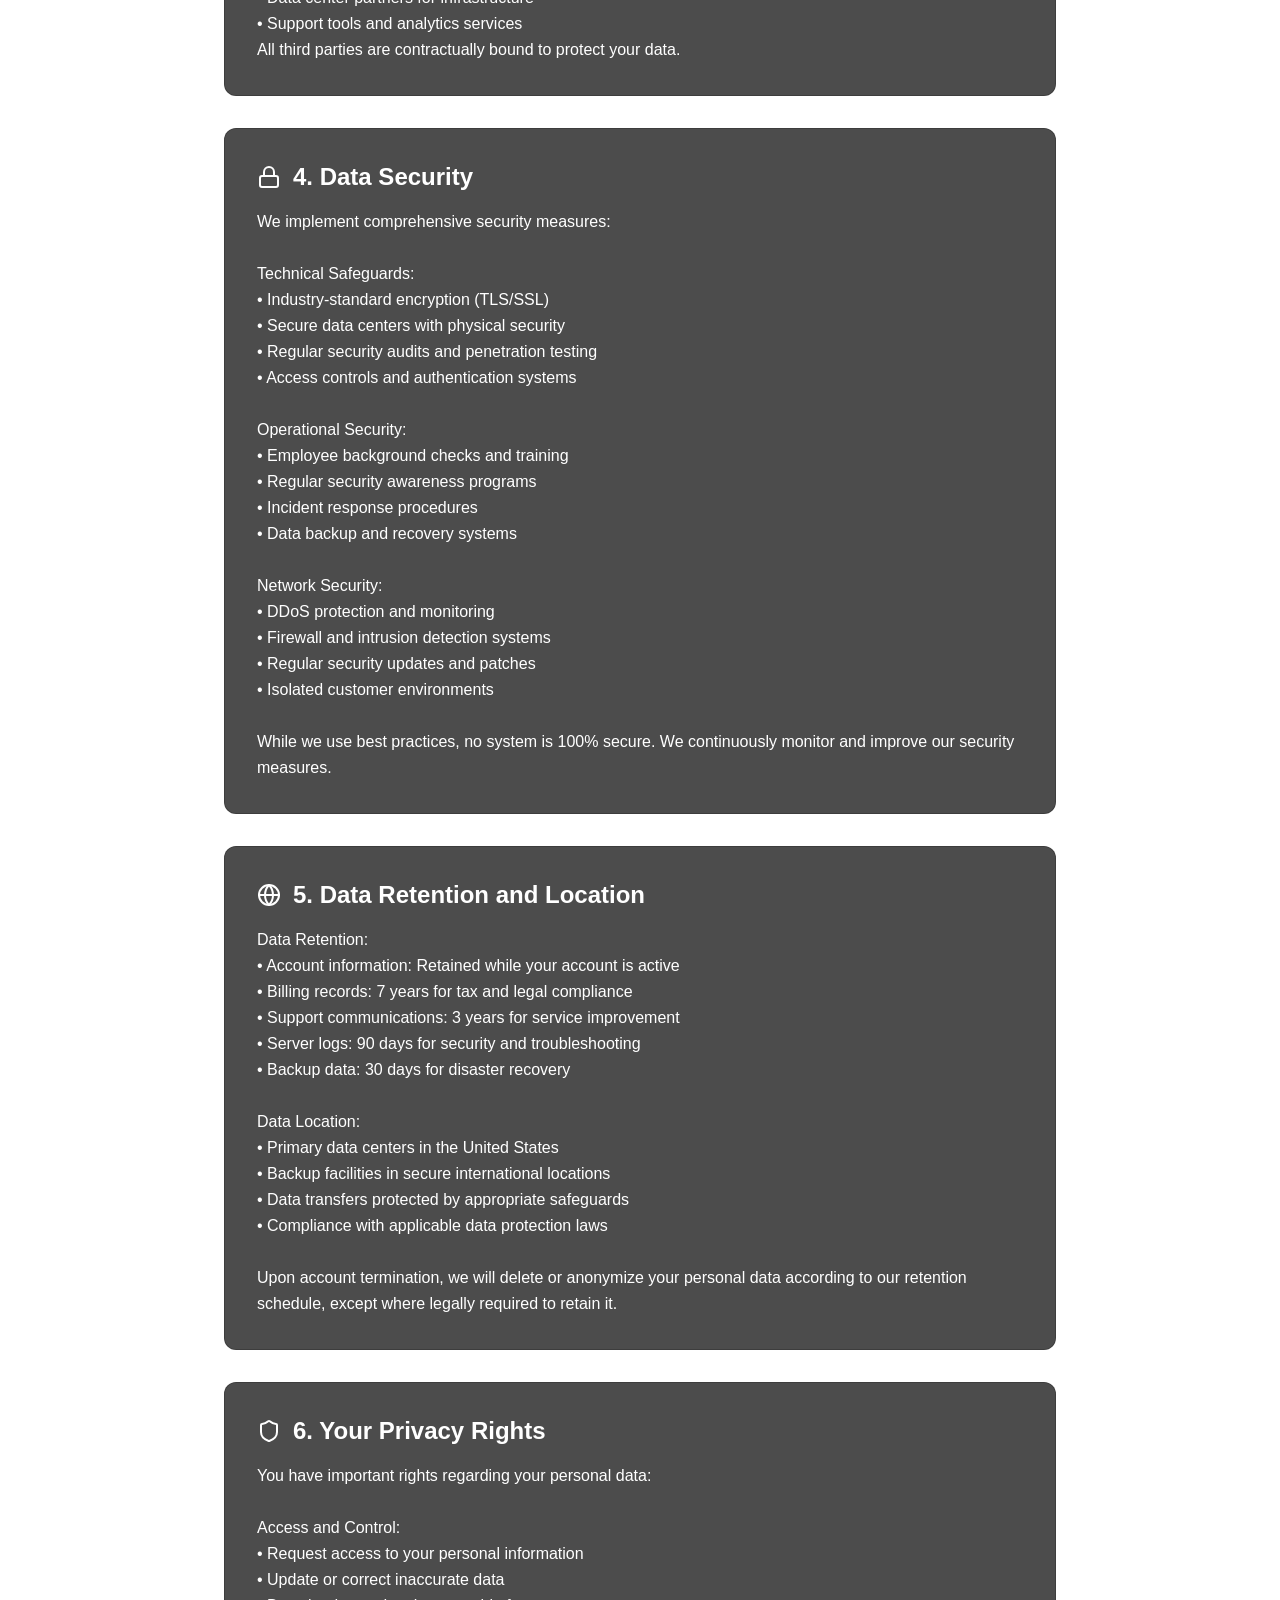
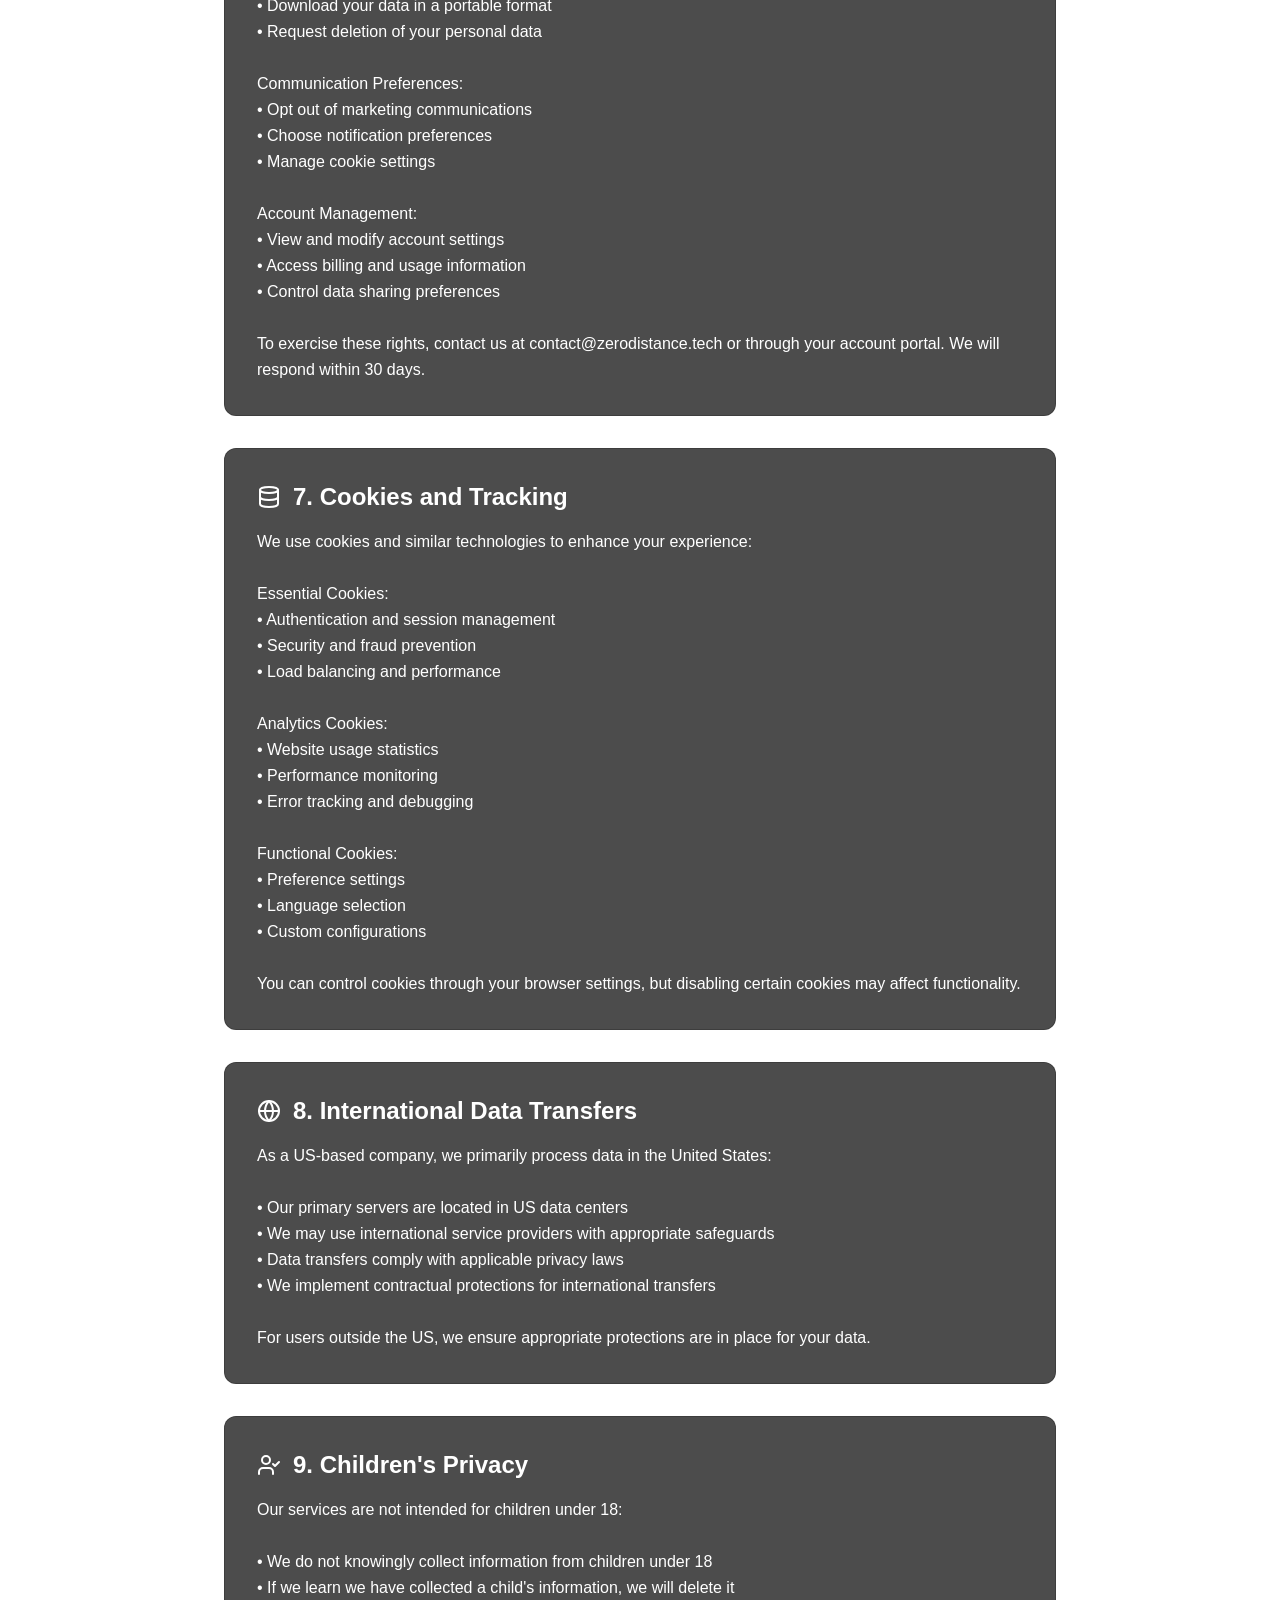
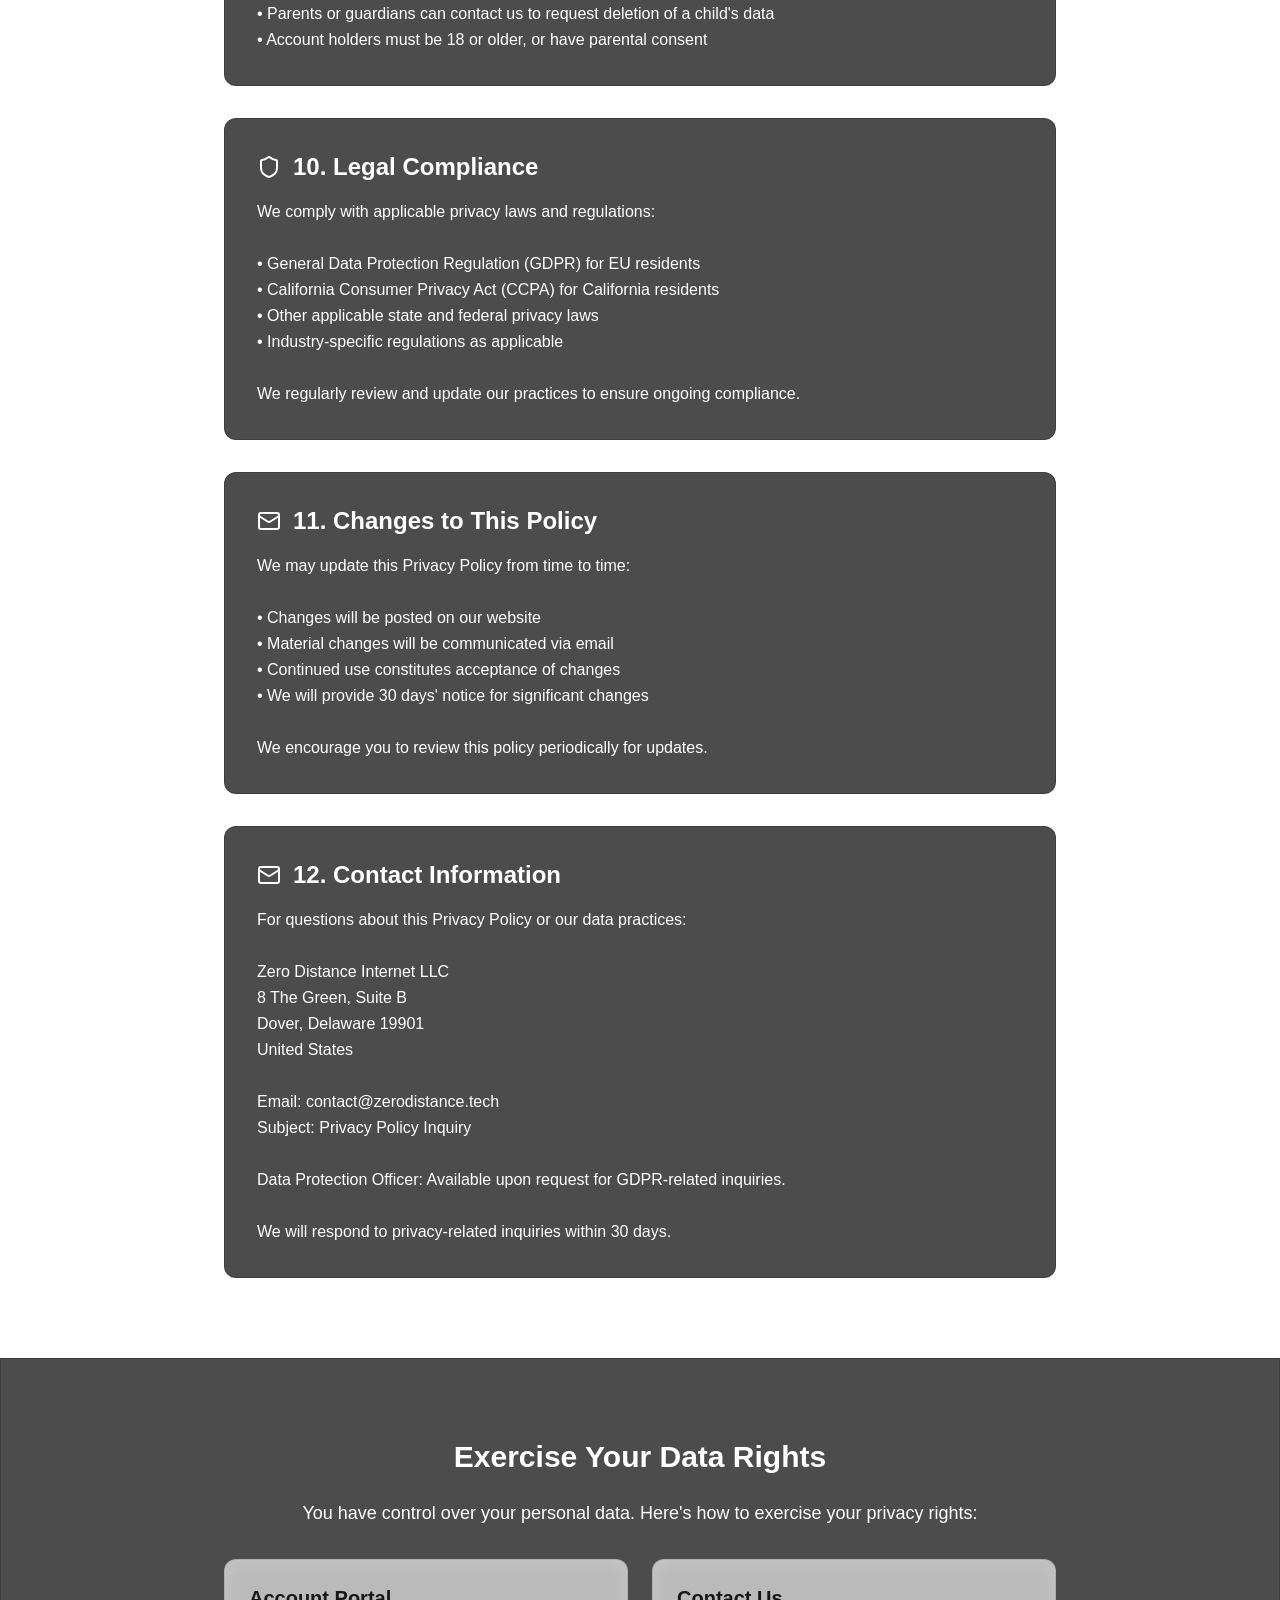
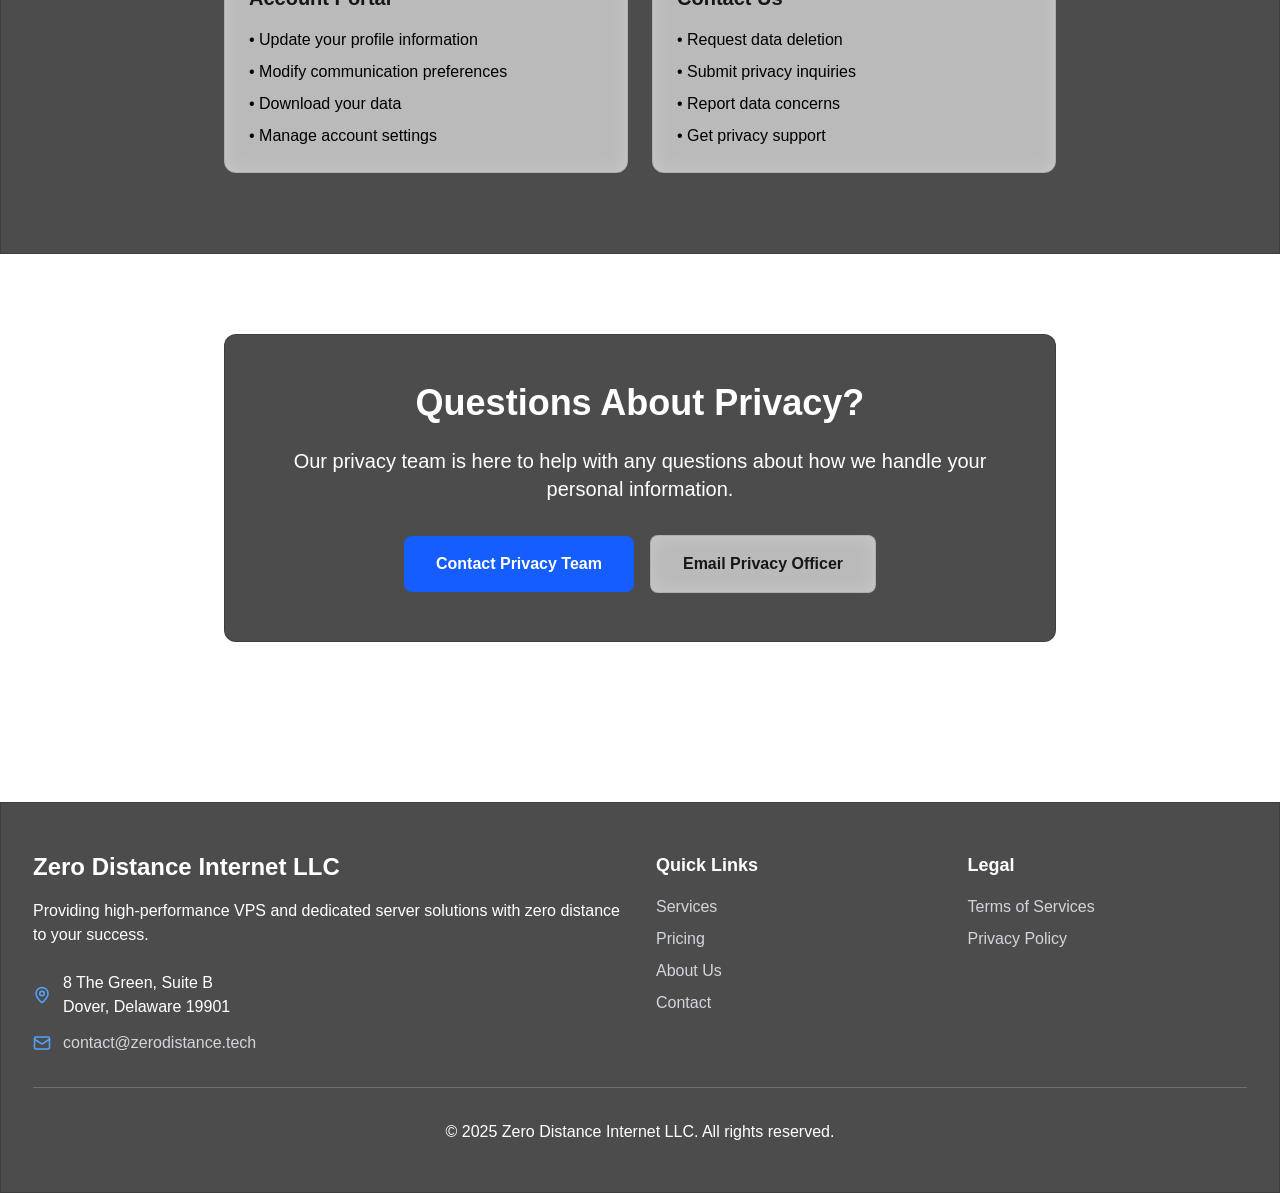
<file: privacy.html>
<!DOCTYPE html>
<html lang="en">
<head>
<meta charset="utf-8"/>
<meta name="viewport" content="width=device-width, initial-scale=1"/>
<title>Zero Distance Internet LLC - VPS &amp; Dedicated Server Solutions</title>
<meta name="description" content="High-performance VPS and dedicated server solutions with zero distance to your success. Reliable hosting services for your business needs."/>
<meta name="keywords" content="VPS, dedicated servers, web hosting, cloud hosting, server hosting"/>
<link rel="icon" href="favicon.ico" type="image/x-icon" sizes="16x16"/>
<link rel="stylesheet" href="css/main.css"/>
</head>
<body class="antialiased min-h-screen bg-black relative">
<header class="fixed top-0 left-0 right-0 z-[100] bg-transparent" id="site-header"><div class="max-w-7xl mx-auto px-4 sm:px-6 lg:px-8 pt-4"><nav class="px-6 sm:px-8 lg:px-10 py-3 rounded-full glass-dark"><div class="flex justify-between items-center h-16"><a class="flex items-center space-x-2" href="index.html"><div class="text-2xl font-bold text-white" tabindex="0">Zero Distance Internet</div></a><div class="hidden md:flex items-center space-x-8"><a class="text-white hover:text-blue-400 transition-colors duration-300 relative group" href="index.html">Home<span class="absolute -bottom-1 left-0 w-0 h-0.5 bg-blue-400 transition-all duration-300 group-hover:w-full"></span></a><a class="text-white hover:text-blue-400 transition-colors duration-300 relative group" href="services.html">Services<span class="absolute -bottom-1 left-0 w-0 h-0.5 bg-blue-400 transition-all duration-300 group-hover:w-full"></span></a><a class="text-white hover:text-blue-400 transition-colors duration-300 relative group" href="pricing.html">Pricing<span class="absolute -bottom-1 left-0 w-0 h-0.5 bg-blue-400 transition-all duration-300 group-hover:w-full"></span></a><a class="text-white hover:text-blue-400 transition-colors duration-300 relative group" href="about.html">About Us<span class="absolute -bottom-1 left-0 w-0 h-0.5 bg-blue-400 transition-all duration-300 group-hover:w-full"></span></a><a class="text-white hover:text-blue-400 transition-colors duration-300 relative group" href="contact.html">Contact<span class="absolute -bottom-1 left-0 w-0 h-0.5 bg-blue-400 transition-all duration-300 group-hover:w-full"></span></a></div><div class="md:hidden"><button id="mobile-menu-btn" class="text-white hover:text-blue-400 transition-colors duration-300" aria-label="Open menu"><svg xmlns="http://www.w3.org/2000/svg" width="24" height="24" viewbox="0 0 24 24" fill="none" stroke="currentColor" stroke-width="2" stroke-linecap="round" stroke-linejoin="round" class="lucide lucide-menu" aria-hidden="true"><path d="M4 12h16"></path><path d="M4 18h16"></path><path d="M4 6h16"></path></svg></button></div><div id="mobile-menu" class="md:hidden hidden pt-4 pb-2 flex-col space-y-3"><a class="text-white hover:text-blue-400 transition-colors duration-300 block" href="index.html">Home</a><a class="text-white hover:text-blue-400 transition-colors duration-300 block" href="services.html">Services</a><a class="text-white hover:text-blue-400 transition-colors duration-300 block" href="pricing.html">Pricing</a><a class="text-white hover:text-blue-400 transition-colors duration-300 block" href="about.html">About Us</a><a class="text-white hover:text-blue-400 transition-colors duration-300 block" href="contact.html">Contact</a></div></div></div></nav></div></header><main class="pt-0"><div class="min-h-screen pt-20"><div id="hero-bg" data-dark="images/Black Paper Texture 1.jpg" data-light="images/light/18.jpg" class="fixed inset-0 bg-cover bg-center bg-no-repeat -z-10" style="background-image:url('images/Black Paper Texture 1.jpg');top:0;height:100vh"></div><div id="hero-overlay" class="fixed inset-0 -z-10 bg-gradient-to-b from-transparent via-black/40 to-black/60" style="top:0;height:100vh;opacity:0.4"></div><section class="py-20 relative overflow-hidden"><div class="max-w-7xl mx-auto px-4 sm:px-6 lg:px-8 relative z-10"><div class="text-center" data-reveal="up"><div class="flex items-center justify-center mb-6"><svg xmlns="http://www.w3.org/2000/svg" width="24" height="24" viewbox="0 0 24 24" fill="none" stroke="currentColor" stroke-width="2" stroke-linecap="round" stroke-linejoin="round" class="lucide lucide-shield w-12 h-12 text-[var(--text-accent)] mr-4" aria-hidden="true"><path d="M20 13c0 5-3.5 7.5-7.66 8.95a1 1 0 0 1-.67-.01C7.5 20.5 4 18 4 13V6a1 1 0 0 1 1-1c2 0 4.5-1.2 6.24-2.72a1.17 1.17 0 0 1 1.52 0C14.51 3.81 17 5 19 5a1 1 0 0 1 1 1z"></path></svg><h1 class="text-5xl md:text-6xl font-bold text-[var(--text-primary)]">Privacy <span class="text-[var(--text-accent)]">Policy</span></h1></div><p class="text-xl md:text-2xl text-[var(--text-secondary)] max-w-3xl mx-auto mb-8">Your privacy matters to us. Learn how we collect, use, and protect your personal information.</p><div class="inline-flex items-center glass-dark px-6 py-3 rounded-full"><svg xmlns="http://www.w3.org/2000/svg" width="24" height="24" viewbox="0 0 24 24" fill="none" stroke="currentColor" stroke-width="2" stroke-linecap="round" stroke-linejoin="round" class="lucide lucide-calendar w-5 h-5 text-[var(--text-accent)] mr-2" aria-hidden="true"><path d="M8 2v4"></path><path d="M16 2v4"></path><rect width="18" height="18" x="3" y="4" rx="2"></rect><path d="M3 10h18"></path></svg><span class="text-white">Last updated: January 1, 2024</span></div></div></div></section><section class="py-20"><div class="max-w-7xl mx-auto px-4 sm:px-6 lg:px-8"><div class="text-center mb-16" data-reveal="up"><h2 class="text-4xl font-bold text-[var(--text-primary)] mb-6">Our Privacy Principles</h2><p class="text-xl text-[var(--text-secondary)] max-w-3xl mx-auto">These core principles guide how we handle your personal information and ensure your privacy is protected.</p></div><div class="grid grid-cols-1 md:grid-cols-2 lg:grid-cols-4 gap-8"><div class="glass-dark p-6 rounded-xl text-center hover:transform hover:scale-105 transition-all duration-300" data-reveal="up"><div class="text-[var(--text-accent)] mb-4 flex justify-center"><svg xmlns="http://www.w3.org/2000/svg" width="24" height="24" viewbox="0 0 24 24" fill="none" stroke="currentColor" stroke-width="2" stroke-linecap="round" stroke-linejoin="round" class="lucide lucide-lock w-8 h-8" aria-hidden="true"><rect width="18" height="11" x="3" y="11" rx="2" ry="2"></rect><path d="M7 11V7a5 5 0 0 1 10 0v4"></path></svg></div><h3 class="text-xl font-semibold text-white mb-3">Security First</h3><p class="text-white">We protect your data with enterprise-grade security measures and regular audits.</p></div><div class="glass-dark p-6 rounded-xl text-center hover:transform hover:scale-105 transition-all duration-300" data-reveal="up"><div class="text-[var(--text-accent)] mb-4 flex justify-center"><svg xmlns="http://www.w3.org/2000/svg" width="24" height="24" viewbox="0 0 24 24" fill="none" stroke="currentColor" stroke-width="2" stroke-linecap="round" stroke-linejoin="round" class="lucide lucide-eye w-8 h-8" aria-hidden="true"><path d="M2.062 12.348a1 1 0 0 1 0-.696 10.75 10.75 0 0 1 19.876 0 1 1 0 0 1 0 .696 10.75 10.75 0 0 1-19.876 0"></path><circle cx="12" cy="12" r="3"></circle></svg></div><h3 class="text-xl font-semibold text-white mb-3">Transparency</h3><p class="text-white">We clearly explain what data we collect, how we use it, and with whom we share it.</p></div><div class="glass-dark p-6 rounded-xl text-center hover:transform hover:scale-105 transition-all duration-300" data-reveal="up"><div class="text-[var(--text-accent)] mb-4 flex justify-center"><svg xmlns="http://www.w3.org/2000/svg" width="24" height="24" viewbox="0 0 24 24" fill="none" stroke="currentColor" stroke-width="2" stroke-linecap="round" stroke-linejoin="round" class="lucide lucide-user-check w-8 h-8" aria-hidden="true"><path d="m16 11 2 2 4-4"></path><path d="M16 21v-2a4 4 0 0 0-4-4H6a4 4 0 0 0-4 4v2"></path><circle cx="9" cy="7" r="4"></circle></svg></div><h3 class="text-xl font-semibold text-white mb-3">Your Control</h3><p class="text-white">You have full control over your personal data and can modify or delete it anytime.</p></div><div class="glass-dark p-6 rounded-xl text-center hover:transform hover:scale-105 transition-all duration-300" data-reveal="up"><div class="text-[var(--text-accent)] mb-4 flex justify-center"><svg xmlns="http://www.w3.org/2000/svg" width="24" height="24" viewbox="0 0 24 24" fill="none" stroke="currentColor" stroke-width="2" stroke-linecap="round" stroke-linejoin="round" class="lucide lucide-shield w-8 h-8" aria-hidden="true"><path d="M20 13c0 5-3.5 7.5-7.66 8.95a1 1 0 0 1-.67-.01C7.5 20.5 4 18 4 13V6a1 1 0 0 1 1-1c2 0 4.5-1.2 6.24-2.72a1.17 1.17 0 0 1 1.52 0C14.51 3.81 17 5 19 5a1 1 0 0 1 1 1z"></path></svg></div><h3 class="text-xl font-semibold text-white mb-3">Legal Compliance</h3><p class="text-white">We comply with all applicable privacy laws and regulations globally.</p></div></div></div></section><section class="py-20 glass-dark"><div class="max-w-4xl mx-auto px-4 sm:px-6 lg:px-8"><div class="text-center" data-reveal="up"><h2 class="text-3xl font-bold text-white mb-6">Privacy at a Glance</h2><div class="grid grid-cols-1 md:grid-cols-3 gap-8"><div class="glass p-6 rounded-xl"><h3 class="text-xl font-semibold text-[var(--text-primary)] mb-3">What We Collect</h3><p class="text-black">Account information, billing data, and technical logs necessary for providing hosting services.</p></div><div class="glass p-6 rounded-xl"><h3 class="text-xl font-semibold text-[var(--text-primary)] mb-3">How We Use It</h3><p class="text-black">To provide services, process payments, offer support, and improve security and performance.</p></div><div class="glass p-6 rounded-xl"><h3 class="text-xl font-semibold text-[var(--text-primary)] mb-3">Your Rights</h3><p class="text-black">Access, modify, delete your data, and control how we communicate with you.</p></div></div></div></div></section><section class="py-20"><div class="max-w-4xl mx-auto px-4 sm:px-6 lg:px-8"><div class="space-y-8"><div class="glass-dark p-8 rounded-xl" data-reveal="up"><h2 class="text-2xl font-bold text-white mb-4 flex items-center"><span class="text-[var(--text-accent)] mr-3"><svg xmlns="http://www.w3.org/2000/svg" width="24" height="24" viewbox="0 0 24 24" fill="none" stroke="currentColor" stroke-width="2" stroke-linecap="round" stroke-linejoin="round" class="lucide lucide-eye w-6 h-6" aria-hidden="true"><path d="M2.062 12.348a1 1 0 0 1 0-.696 10.75 10.75 0 0 1 19.876 0 1 1 0 0 1 0 .696 10.75 10.75 0 0 1-19.876 0"></path><circle cx="12" cy="12" r="3"></circle></svg></span>1. Information We Collect</h2><div class="text-white leading-relaxed whitespace-pre-line">We collect information necessary to provide our hosting services and improve your experience:

      Personal Information:
      • Name, email address, and contact details
      • Billing and payment information
      • Company information (if applicable)
      • Communications with our support team

      Technical Information:
      • IP addresses and connection logs
      • Server usage statistics and performance metrics
      • Browser type and operating system
      • Service configuration and preferences

      Automatically Collected Data:
      • Website analytics and usage patterns
      • Error logs and diagnostic information
      • Security monitoring data</div></div><div class="glass-dark p-8 rounded-xl" data-reveal="up"><h2 class="text-2xl font-bold text-white mb-4 flex items-center"><span class="text-[var(--text-accent)] mr-3"><svg xmlns="http://www.w3.org/2000/svg" width="24" height="24" viewbox="0 0 24 24" fill="none" stroke="currentColor" stroke-width="2" stroke-linecap="round" stroke-linejoin="round" class="lucide lucide-database w-6 h-6" aria-hidden="true"><ellipse cx="12" cy="5" rx="9" ry="3"></ellipse><path d="M3 5V19A9 3 0 0 0 21 19V5"></path><path d="M3 12A9 3 0 0 0 21 12"></path></svg></span>2. How We Use Your Information</h2><div class="text-white leading-relaxed whitespace-pre-line">We use collected information for legitimate business purposes:

      Service Provision:
      • Creating and managing your hosting account
      • Processing payments and billing
      • Providing technical support
      • Monitoring service performance and security

      Communication:
      • Sending service-related notifications
      • Responding to inquiries and support requests
      • Providing important account updates
      • Marketing communications (with your consent)

      Improvement and Security:
      • Analyzing usage to improve our services
      • Detecting and preventing fraud or abuse
      • Ensuring network security and stability
      • Complying with legal obligations</div></div><div class="glass-dark p-8 rounded-xl" data-reveal="up"><h2 class="text-2xl font-bold text-white mb-4 flex items-center"><span class="text-[var(--text-accent)] mr-3"><svg xmlns="http://www.w3.org/2000/svg" width="24" height="24" viewbox="0 0 24 24" fill="none" stroke="currentColor" stroke-width="2" stroke-linecap="round" stroke-linejoin="round" class="lucide lucide-user-check w-6 h-6" aria-hidden="true"><path d="m16 11 2 2 4-4"></path><path d="M16 21v-2a4 4 0 0 0-4-4H6a4 4 0 0 0-4 4v2"></path><circle cx="9" cy="7" r="4"></circle></svg></span>3. Information Sharing</h2><div class="text-white leading-relaxed whitespace-pre-line">We respect your privacy and limit information sharing:

      We DO NOT sell, rent, or trade your personal information.

      We may share information only in these circumstances:
      • With your explicit consent
      • To service providers who assist in our operations (under strict confidentiality)
      • When required by law or legal process
      • To protect our rights, property, or safety
      • In connection with a business transfer (merger, acquisition, etc.)

      Service Providers:
      • Payment processors for billing
      • Data center partners for infrastructure
      • Support tools and analytics services
      All third parties are contractually bound to protect your data.</div></div><div class="glass-dark p-8 rounded-xl" data-reveal="up"><h2 class="text-2xl font-bold text-white mb-4 flex items-center"><span class="text-[var(--text-accent)] mr-3"><svg xmlns="http://www.w3.org/2000/svg" width="24" height="24" viewbox="0 0 24 24" fill="none" stroke="currentColor" stroke-width="2" stroke-linecap="round" stroke-linejoin="round" class="lucide lucide-lock w-6 h-6" aria-hidden="true"><rect width="18" height="11" x="3" y="11" rx="2" ry="2"></rect><path d="M7 11V7a5 5 0 0 1 10 0v4"></path></svg></span>4. Data Security</h2><div class="text-white leading-relaxed whitespace-pre-line">We implement comprehensive security measures:

      Technical Safeguards:
      • Industry-standard encryption (TLS/SSL)
      • Secure data centers with physical security
      • Regular security audits and penetration testing
      • Access controls and authentication systems

      Operational Security:
      • Employee background checks and training
      • Regular security awareness programs
      • Incident response procedures
      • Data backup and recovery systems

      Network Security:
      • DDoS protection and monitoring
      • Firewall and intrusion detection systems
      • Regular security updates and patches
      • Isolated customer environments

      While we use best practices, no system is 100% secure. We continuously monitor and improve our security measures.</div></div><div class="glass-dark p-8 rounded-xl" data-reveal="up"><h2 class="text-2xl font-bold text-white mb-4 flex items-center"><span class="text-[var(--text-accent)] mr-3"><svg xmlns="http://www.w3.org/2000/svg" width="24" height="24" viewbox="0 0 24 24" fill="none" stroke="currentColor" stroke-width="2" stroke-linecap="round" stroke-linejoin="round" class="lucide lucide-globe w-6 h-6" aria-hidden="true"><circle cx="12" cy="12" r="10"></circle><path d="M12 2a14.5 14.5 0 0 0 0 20 14.5 14.5 0 0 0 0-20"></path><path d="M2 12h20"></path></svg></span>5. Data Retention and Location</h2><div class="text-white leading-relaxed whitespace-pre-line">Data Retention:
      • Account information: Retained while your account is active
      • Billing records: 7 years for tax and legal compliance
      • Support communications: 3 years for service improvement
      • Server logs: 90 days for security and troubleshooting
      • Backup data: 30 days for disaster recovery

      Data Location:
      • Primary data centers in the United States
      • Backup facilities in secure international locations
      • Data transfers protected by appropriate safeguards
      • Compliance with applicable data protection laws

      Upon account termination, we will delete or anonymize your personal data according to our retention schedule, except where legally required to retain it.</div></div><div class="glass-dark p-8 rounded-xl" data-reveal="up"><h2 class="text-2xl font-bold text-white mb-4 flex items-center"><span class="text-[var(--text-accent)] mr-3"><svg xmlns="http://www.w3.org/2000/svg" width="24" height="24" viewbox="0 0 24 24" fill="none" stroke="currentColor" stroke-width="2" stroke-linecap="round" stroke-linejoin="round" class="lucide lucide-shield w-6 h-6" aria-hidden="true"><path d="M20 13c0 5-3.5 7.5-7.66 8.95a1 1 0 0 1-.67-.01C7.5 20.5 4 18 4 13V6a1 1 0 0 1 1-1c2 0 4.5-1.2 6.24-2.72a1.17 1.17 0 0 1 1.52 0C14.51 3.81 17 5 19 5a1 1 0 0 1 1 1z"></path></svg></span>6. Your Privacy Rights</h2><div class="text-white leading-relaxed whitespace-pre-line">You have important rights regarding your personal data:

      Access and Control:
      • Request access to your personal information
      • Update or correct inaccurate data
      • Download your data in a portable format
      • Request deletion of your personal data

      Communication Preferences:
      • Opt out of marketing communications
      • Choose notification preferences
      • Manage cookie settings

      Account Management:
      • View and modify account settings
      • Access billing and usage information
      • Control data sharing preferences

      To exercise these rights, contact us at contact@zerodistance.tech or through your account portal. We will respond within 30 days.</div></div><div class="glass-dark p-8 rounded-xl" data-reveal="up"><h2 class="text-2xl font-bold text-white mb-4 flex items-center"><span class="text-[var(--text-accent)] mr-3"><svg xmlns="http://www.w3.org/2000/svg" width="24" height="24" viewbox="0 0 24 24" fill="none" stroke="currentColor" stroke-width="2" stroke-linecap="round" stroke-linejoin="round" class="lucide lucide-database w-6 h-6" aria-hidden="true"><ellipse cx="12" cy="5" rx="9" ry="3"></ellipse><path d="M3 5V19A9 3 0 0 0 21 19V5"></path><path d="M3 12A9 3 0 0 0 21 12"></path></svg></span>7. Cookies and Tracking</h2><div class="text-white leading-relaxed whitespace-pre-line">We use cookies and similar technologies to enhance your experience:

      Essential Cookies:
      • Authentication and session management
      • Security and fraud prevention
      • Load balancing and performance

      Analytics Cookies:
      • Website usage statistics
      • Performance monitoring
      • Error tracking and debugging

      Functional Cookies:
      • Preference settings
      • Language selection
      • Custom configurations

      You can control cookies through your browser settings, but disabling certain cookies may affect functionality.</div></div><div class="glass-dark p-8 rounded-xl" data-reveal="up"><h2 class="text-2xl font-bold text-white mb-4 flex items-center"><span class="text-[var(--text-accent)] mr-3"><svg xmlns="http://www.w3.org/2000/svg" width="24" height="24" viewbox="0 0 24 24" fill="none" stroke="currentColor" stroke-width="2" stroke-linecap="round" stroke-linejoin="round" class="lucide lucide-globe w-6 h-6" aria-hidden="true"><circle cx="12" cy="12" r="10"></circle><path d="M12 2a14.5 14.5 0 0 0 0 20 14.5 14.5 0 0 0 0-20"></path><path d="M2 12h20"></path></svg></span>8. International Data Transfers</h2><div class="text-white leading-relaxed whitespace-pre-line">As a US-based company, we primarily process data in the United States:

      • Our primary servers are located in US data centers
      • We may use international service providers with appropriate safeguards
      • Data transfers comply with applicable privacy laws
      • We implement contractual protections for international transfers

      For users outside the US, we ensure appropriate protections are in place for your data.</div></div><div class="glass-dark p-8 rounded-xl" data-reveal="up"><h2 class="text-2xl font-bold text-white mb-4 flex items-center"><span class="text-[var(--text-accent)] mr-3"><svg xmlns="http://www.w3.org/2000/svg" width="24" height="24" viewbox="0 0 24 24" fill="none" stroke="currentColor" stroke-width="2" stroke-linecap="round" stroke-linejoin="round" class="lucide lucide-user-check w-6 h-6" aria-hidden="true"><path d="m16 11 2 2 4-4"></path><path d="M16 21v-2a4 4 0 0 0-4-4H6a4 4 0 0 0-4 4v2"></path><circle cx="9" cy="7" r="4"></circle></svg></span>9. Children&#x27;s Privacy</h2><div class="text-white leading-relaxed whitespace-pre-line">Our services are not intended for children under 18:

      • We do not knowingly collect information from children under 18
      • If we learn we have collected a child&#x27;s information, we will delete it
      • Parents or guardians can contact us to request deletion of a child&#x27;s data
      • Account holders must be 18 or older, or have parental consent</div></div><div class="glass-dark p-8 rounded-xl" data-reveal="up"><h2 class="text-2xl font-bold text-white mb-4 flex items-center"><span class="text-[var(--text-accent)] mr-3"><svg xmlns="http://www.w3.org/2000/svg" width="24" height="24" viewbox="0 0 24 24" fill="none" stroke="currentColor" stroke-width="2" stroke-linecap="round" stroke-linejoin="round" class="lucide lucide-shield w-6 h-6" aria-hidden="true"><path d="M20 13c0 5-3.5 7.5-7.66 8.95a1 1 0 0 1-.67-.01C7.5 20.5 4 18 4 13V6a1 1 0 0 1 1-1c2 0 4.5-1.2 6.24-2.72a1.17 1.17 0 0 1 1.52 0C14.51 3.81 17 5 19 5a1 1 0 0 1 1 1z"></path></svg></span>10. Legal Compliance</h2><div class="text-white leading-relaxed whitespace-pre-line">We comply with applicable privacy laws and regulations:

      • General Data Protection Regulation (GDPR) for EU residents
      • California Consumer Privacy Act (CCPA) for California residents
      • Other applicable state and federal privacy laws
      • Industry-specific regulations as applicable

      We regularly review and update our practices to ensure ongoing compliance.</div></div><div class="glass-dark p-8 rounded-xl" data-reveal="up"><h2 class="text-2xl font-bold text-white mb-4 flex items-center"><span class="text-[var(--text-accent)] mr-3"><svg xmlns="http://www.w3.org/2000/svg" width="24" height="24" viewbox="0 0 24 24" fill="none" stroke="currentColor" stroke-width="2" stroke-linecap="round" stroke-linejoin="round" class="lucide lucide-mail w-6 h-6" aria-hidden="true"><path d="m22 7-8.991 5.727a2 2 0 0 1-2.009 0L2 7"></path><rect x="2" y="4" width="20" height="16" rx="2"></rect></svg></span>11. Changes to This Policy</h2><div class="text-white leading-relaxed whitespace-pre-line">We may update this Privacy Policy from time to time:

      • Changes will be posted on our website
      • Material changes will be communicated via email
      • Continued use constitutes acceptance of changes
      • We will provide 30 days&#x27; notice for significant changes

      We encourage you to review this policy periodically for updates.</div></div><div class="glass-dark p-8 rounded-xl" data-reveal="up"><h2 class="text-2xl font-bold text-white mb-4 flex items-center"><span class="text-[var(--text-accent)] mr-3"><svg xmlns="http://www.w3.org/2000/svg" width="24" height="24" viewbox="0 0 24 24" fill="none" stroke="currentColor" stroke-width="2" stroke-linecap="round" stroke-linejoin="round" class="lucide lucide-mail w-6 h-6" aria-hidden="true"><path d="m22 7-8.991 5.727a2 2 0 0 1-2.009 0L2 7"></path><rect x="2" y="4" width="20" height="16" rx="2"></rect></svg></span>12. Contact Information</h2><div class="text-white leading-relaxed whitespace-pre-line">For questions about this Privacy Policy or our data practices:

      Zero Distance Internet LLC
      8 The Green, Suite B
      Dover, Delaware 19901
      United States

      Email: contact@zerodistance.tech
      Subject: Privacy Policy Inquiry

      Data Protection Officer: Available upon request for GDPR-related inquiries.

      We will respond to privacy-related inquiries within 30 days.</div></div></div></div></section><section class="py-20 glass-dark"><div class="max-w-4xl mx-auto px-4 sm:px-6 lg:px-8"><div class="text-center" data-reveal="up"><h2 class="text-3xl font-bold text-white mb-6">Exercise Your Data Rights</h2><p class="text-lg text-white mb-8">You have control over your personal data. Here&#x27;s how to exercise your privacy rights:</p><div class="grid grid-cols-1 md:grid-cols-2 gap-6"><div class="glass p-6 rounded-xl text-left"><h3 class="text-xl font-semibold text-[var(--text-primary)] mb-4">Account Portal</h3><ul class="space-y-2 text-black"><li>• Update your profile information</li><li>• Modify communication preferences</li><li>• Download your data</li><li>• Manage account settings</li></ul></div><div class="glass p-6 rounded-xl text-left"><h3 class="text-xl font-semibold text-[var(--text-primary)] mb-4">Contact Us</h3><ul class="space-y-2 text-black"><li>• Request data deletion</li><li>• Submit privacy inquiries</li><li>• Report data concerns</li><li>• Get privacy support</li></ul></div></div></div></div></section><section class="py-20"><div class="max-w-4xl mx-auto px-4 sm:px-6 lg:px-8 text-center"><div class="glass-dark p-12 rounded-xl" data-reveal="up"><h2 class="text-4xl font-bold text-white mb-6">Questions About Privacy?</h2><p class="text-xl text-white mb-8">Our privacy team is here to help with any questions about how we handle your personal information.</p><div class="flex flex-col sm:flex-row gap-4 justify-center items-center"><a href="contact.html" class="bg-blue-600 hover:bg-blue-700 px-8 py-4 rounded-lg text-white font-semibold transition-all duration-300">Contact Privacy Team</a><a href="mailto:contact@zerodistance.tech?subject=Privacy Policy Inquiry" class="glass px-8 py-4 rounded-lg text-black font-semibold hover:bg-white/10 transition-all duration-300">Email Privacy Officer</a></div></div></div></section></div></main><footer class="glass-dark border-t border-white/20 mt-20"><div class="max-w-7xl mx-auto px-4 sm:px-6 lg:px-8 py-12"><div class="grid grid-cols-1 md:grid-cols-4 gap-8"><div class="col-span-1 md:col-span-2" data-reveal="up"><h3 class="text-2xl font-bold text-blue-400 mb-4">Zero Distance Internet LLC</h3><p class="text-gray-300 mb-6">Providing high-performance VPS and dedicated server solutions with zero distance to your success.</p><div class="space-y-3"><div class="flex items-center space-x-3 text-gray-300"><svg xmlns="http://www.w3.org/2000/svg" width="18" height="18" viewbox="0 0 24 24" fill="none" stroke="currentColor" stroke-width="2" stroke-linecap="round" stroke-linejoin="round" class="lucide lucide-map-pin text-blue-400" aria-hidden="true"><path d="M20 10c0 4.993-5.539 10.193-7.399 11.799a1 1 0 0 1-1.202 0C9.539 20.193 4 14.993 4 10a8 8 0 0 1 16 0"></path><circle cx="12" cy="10" r="3"></circle></svg><div><p>8 The Green, Suite B</p><p>Dover, Delaware 19901</p></div></div><div class="flex items-center space-x-3 text-gray-300"><svg xmlns="http://www.w3.org/2000/svg" width="18" height="18" viewbox="0 0 24 24" fill="none" stroke="currentColor" stroke-width="2" stroke-linecap="round" stroke-linejoin="round" class="lucide lucide-mail text-blue-400" aria-hidden="true"><path d="m22 7-8.991 5.727a2 2 0 0 1-2.009 0L2 7"></path><rect x="2" y="4" width="20" height="16" rx="2"></rect></svg><a href="mailto:contact@zerodistance.tech" class="hover:text-blue-400 transition-colors">contact@zerodistance.tech</a></div></div></div><div data-reveal="up"><h4 class="text-lg font-semibold text-white mb-4">Quick Links</h4><ul class="space-y-2"><li><a class="text-gray-300 hover:text-blue-400 transition-colors duration-300" href="services.html">Services</a></li><li><a class="text-gray-300 hover:text-blue-400 transition-colors duration-300" href="pricing.html">Pricing</a></li><li><a class="text-gray-300 hover:text-blue-400 transition-colors duration-300" href="about.html">About Us</a></li><li><a class="text-gray-300 hover:text-blue-400 transition-colors duration-300" href="contact.html">Contact</a></li></ul></div><div data-reveal="up"><h4 class="text-lg font-semibold text-white mb-4">Legal</h4><ul class="space-y-2"><li><a class="text-gray-300 hover:text-blue-400 transition-colors duration-300" href="terms.html">Terms of Services</a></li><li><a class="text-gray-300 hover:text-blue-400 transition-colors duration-300" href="privacy.html">Privacy Policy</a></li></ul></div></div><div class="border-t border-white/20 mt-8 pt-8 text-center" data-reveal="fade"><p class="text-gray-400">© 2025 Zero Distance Internet LLC. All rights reserved.</p></div></div></footer>
<script src="js/main.js"></script>
</body>
</html>
</file>
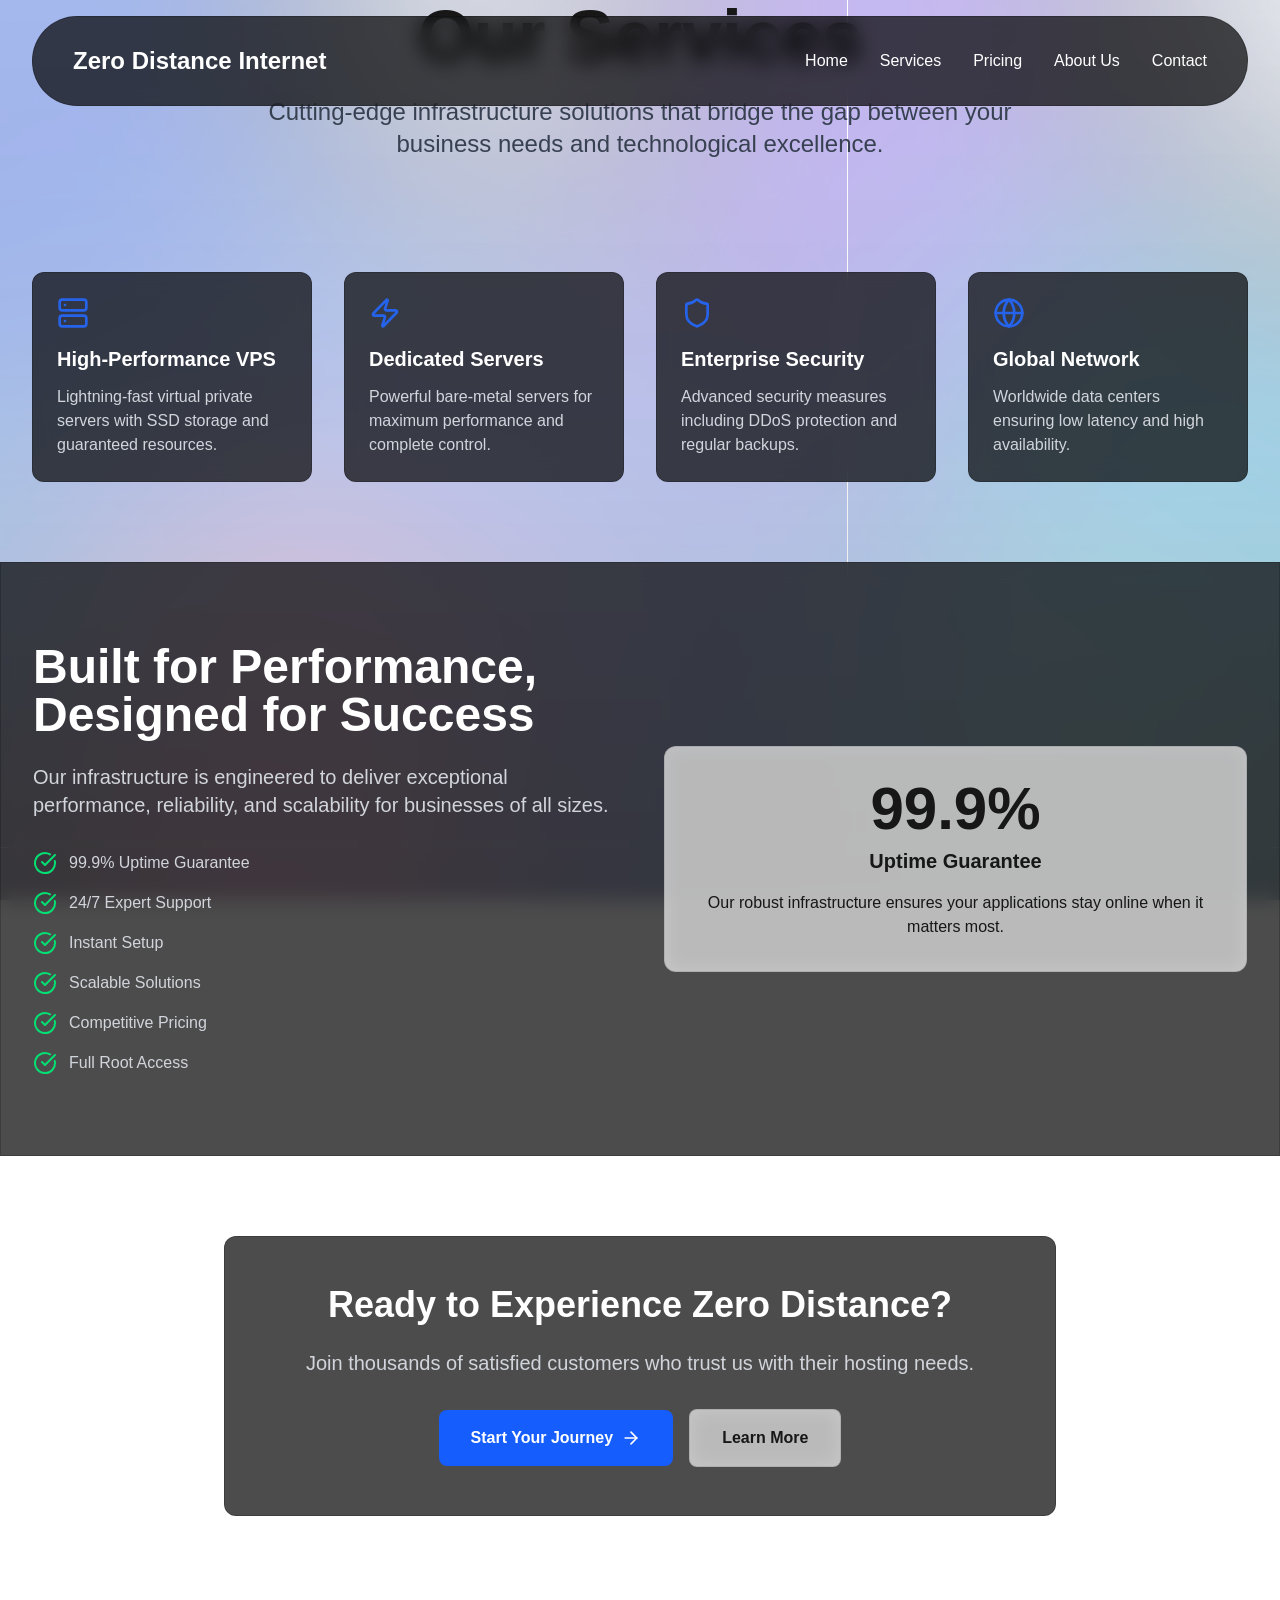
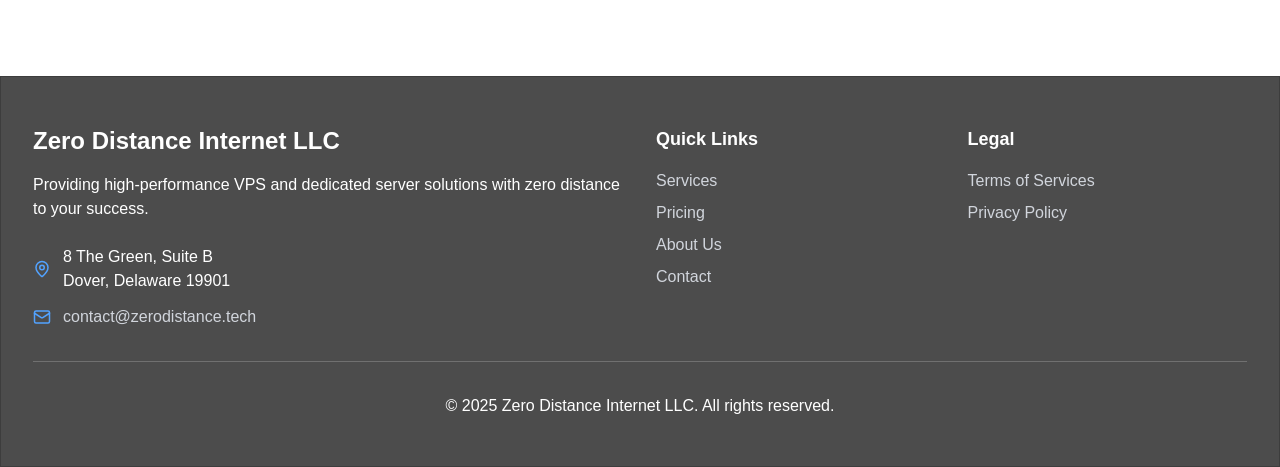
<file: services.html>
<!DOCTYPE html>
<html lang="en">
<head>
<meta charset="utf-8"/>
<meta name="viewport" content="width=device-width, initial-scale=1"/>
<title>Our Services - Zero Distance Internet LLC</title>
<meta name="description" content="High-performance VPS and dedicated server solutions with zero distance to your success."/>
<link rel="icon" href="favicon.ico" type="image/x-icon" sizes="16x16"/>
<link rel="stylesheet" href="css/main.css"/>
</head>
<body class="antialiased min-h-screen bg-black relative">
<header class="fixed top-0 left-0 right-0 z-[100] bg-transparent" id="site-header"><div class="max-w-7xl mx-auto px-4 sm:px-6 lg:px-8 pt-4"><nav class="px-6 sm:px-8 lg:px-10 py-3 rounded-full glass-dark"><div class="flex justify-between items-center h-16"><a class="flex items-center space-x-2" href="index.html"><div class="text-2xl font-bold text-white" tabindex="0">Zero Distance Internet</div></a><div class="hidden md:flex items-center space-x-8"><a class="text-white hover:text-blue-400 transition-colors duration-300 relative group" href="index.html">Home<span class="absolute -bottom-1 left-0 w-0 h-0.5 bg-blue-400 transition-all duration-300 group-hover:w-full"></span></a><a class="text-white hover:text-blue-400 transition-colors duration-300 relative group" href="services.html">Services<span class="absolute -bottom-1 left-0 w-0 h-0.5 bg-blue-400 transition-all duration-300 group-hover:w-full"></span></a><a class="text-white hover:text-blue-400 transition-colors duration-300 relative group" href="pricing.html">Pricing<span class="absolute -bottom-1 left-0 w-0 h-0.5 bg-blue-400 transition-all duration-300 group-hover:w-full"></span></a><a class="text-white hover:text-blue-400 transition-colors duration-300 relative group" href="about.html">About Us<span class="absolute -bottom-1 left-0 w-0 h-0.5 bg-blue-400 transition-all duration-300 group-hover:w-full"></span></a><a class="text-white hover:text-blue-400 transition-colors duration-300 relative group" href="contact.html">Contact<span class="absolute -bottom-1 left-0 w-0 h-0.5 bg-blue-400 transition-all duration-300 group-hover:w-full"></span></a></div><div class="md:hidden"><button id="mobile-menu-btn" class="text-white hover:text-blue-400 transition-colors duration-300" aria-label="Open menu"><svg xmlns="http://www.w3.org/2000/svg" width="24" height="24" viewbox="0 0 24 24" fill="none" stroke="currentColor" stroke-width="2" stroke-linecap="round" stroke-linejoin="round" class="lucide lucide-menu" aria-hidden="true"><path d="M4 12h16"></path><path d="M4 18h16"></path><path d="M4 6h16"></path></svg></button></div><div id="mobile-menu" class="md:hidden hidden pt-4 pb-2 flex-col space-y-3"><a class="text-white hover:text-blue-400 transition-colors duration-300 block" href="index.html">Home</a><a class="text-white hover:text-blue-400 transition-colors duration-300 block" href="services.html">Services</a><a class="text-white hover:text-blue-400 transition-colors duration-300 block" href="pricing.html">Pricing</a><a class="text-white hover:text-blue-400 transition-colors duration-300 block" href="about.html">About Us</a><a class="text-white hover:text-blue-400 transition-colors duration-300 block" href="contact.html">Contact</a></div></div></nav></div></header>
<main class="pt-0"><div class="min-h-screen"><section class="relative min-h-[60vh] flex items-center justify-center overflow-hidden pt-32 pb-20"><div id="hero-bg" data-dark="images/19.jpg" data-light="images/light/VIbrant Gradient Blob Textures 6.png" class="fixed inset-0 bg-cover bg-center bg-no-repeat -z-10" style="background-image:url(&quot;images/19.jpg&quot;);top:0;height:100vh"></div><div id="hero-overlay" class="fixed inset-0 -z-10 bg-gradient-to-b from-transparent via-black/40 to-black/60" style="top:0;height:100vh;opacity:0.4"></div><div class="relative z-10 max-w-7xl mx-auto px-4 sm:px-6 lg:px-8 text-center w-full"><div data-reveal="up30"><h1 class="text-5xl md:text-7xl font-bold text-[var(--text-primary)] mb-6">Our Services</h1><p class="text-xl md:text-2xl text-[var(--text-secondary)] mb-8 max-w-3xl mx-auto">Cutting-edge infrastructure solutions that bridge the gap between your business needs and technological excellence.</p></div></div></section>
<section class="py-20 relative"><div class="max-w-7xl mx-auto px-4 sm:px-6 lg:px-8"><div class="grid grid-cols-1 md:grid-cols-2 lg:grid-cols-4 gap-8"><div class="glass-dark p-6 rounded-xl hover:transform hover:scale-105 transition-all duration-300" data-reveal="up"><div class="text-[var(--text-accent)] mb-4"><svg xmlns="http://www.w3.org/2000/svg" width="24" height="24" viewbox="0 0 24 24" fill="none" stroke="currentColor" stroke-width="2" stroke-linecap="round" stroke-linejoin="round" class="lucide lucide-server w-8 h-8" aria-hidden="true"><rect width="20" height="8" x="2" y="2" rx="2" ry="2"></rect><rect width="20" height="8" x="2" y="14" rx="2" ry="2"></rect><line x1="6" x2="6.01" y1="6" y2="6"></line><line x1="6" x2="6.01" y1="18" y2="18"></line></svg></div><h3 class="text-xl font-semibold text-[var(--text-primary)] mb-3">High-Performance VPS</h3><p class="text-[var(--text-secondary)]">Lightning-fast virtual private servers with SSD storage and guaranteed resources.</p></div><div class="glass-dark p-6 rounded-xl hover:transform hover:scale-105 transition-all duration-300" data-reveal="up"><div class="text-[var(--text-accent)] mb-4"><svg xmlns="http://www.w3.org/2000/svg" width="24" height="24" viewbox="0 0 24 24" fill="none" stroke="currentColor" stroke-width="2" stroke-linecap="round" stroke-linejoin="round" class="lucide lucide-zap w-8 h-8" aria-hidden="true"><path d="M4 14a1 1 0 0 1-.78-1.63l9.9-10.2a.5.5 0 0 1 .86.46l-1.92 6.02A1 1 0 0 0 13 10h7a1 1 0 0 1 .78 1.63l-9.9 10.2a.5.5 0 0 1-.86-.46l1.92-6.02A1 1 0 0 0 11 14z"></path></svg></div><h3 class="text-xl font-semibold text-[var(--text-primary)] mb-3">Dedicated Servers</h3><p class="text-[var(--text-secondary)]">Powerful bare-metal servers for maximum performance and complete control.</p></div><div class="glass-dark p-6 rounded-xl hover:transform hover:scale-105 transition-all duration-300" data-reveal="up"><div class="text-[var(--text-accent)] mb-4"><svg xmlns="http://www.w3.org/2000/svg" width="24" height="24" viewbox="0 0 24 24" fill="none" stroke="currentColor" stroke-width="2" stroke-linecap="round" stroke-linejoin="round" class="lucide lucide-shield w-8 h-8" aria-hidden="true"><path d="M20 13c0 5-3.5 7.5-7.66 8.95a1 1 0 0 1-.67-.01C7.5 20.5 4 18 4 13V6a1 1 0 0 1 1-1c2 0 4.5-1.2 6.24-2.72a1.17 1.17 0 0 1 1.52 0C14.51 3.81 17 5 19 5a1 1 0 0 1 1 1z"></path></svg></div><h3 class="text-xl font-semibold text-[var(--text-primary)] mb-3">Enterprise Security</h3><p class="text-[var(--text-secondary)]">Advanced security measures including DDoS protection and regular backups.</p></div><div class="glass-dark p-6 rounded-xl hover:transform hover:scale-105 transition-all duration-300" data-reveal="up"><div class="text-[var(--text-accent)] mb-4"><svg xmlns="http://www.w3.org/2000/svg" width="24" height="24" viewbox="0 0 24 24" fill="none" stroke="currentColor" stroke-width="2" stroke-linecap="round" stroke-linejoin="round" class="lucide lucide-globe w-8 h-8" aria-hidden="true"><circle cx="12" cy="12" r="10"></circle><path d="M12 2a14.5 14.5 0 0 0 0 20 14.5 14.5 0 0 0 0-20"></path><path d="M2 12h20"></path></svg></div><h3 class="text-xl font-semibold text-[var(--text-primary)] mb-3">Global Network</h3><p class="text-[var(--text-secondary)]">Worldwide data centers ensuring low latency and high availability.</p></div></div></div></section>
<section class="py-20 glass-dark"><div class="max-w-7xl mx-auto px-4 sm:px-6 lg:px-8"><div class="grid grid-cols-1 lg:grid-cols-2 gap-12 items-center"><div data-reveal="left"><h2 class="text-4xl md:text-5xl font-bold text-[var(--text-primary)] mb-6">Built for Performance, Designed for Success</h2><p class="text-xl text-[var(--text-secondary)] mb-8">Our infrastructure is engineered to deliver exceptional performance, reliability, and scalability for businesses of all sizes.</p><div class="space-y-4"><div class="flex items-center space-x-3" data-reveal="left"><svg xmlns="http://www.w3.org/2000/svg" width="24" height="24" viewbox="0 0 24 24" fill="none" stroke="currentColor" stroke-width="2" stroke-linecap="round" stroke-linejoin="round" class="lucide lucide-circle-check-big w-6 h-6 text-green-400" aria-hidden="true"><path d="M21.801 10A10 10 0 1 1 17 3.335"></path><path d="m9 11 3 3L22 4"></path></svg><span class="text-[var(--text-secondary)]">99.9% Uptime Guarantee</span></div><div class="flex items-center space-x-3" data-reveal="left"><svg xmlns="http://www.w3.org/2000/svg" width="24" height="24" viewbox="0 0 24 24" fill="none" stroke="currentColor" stroke-width="2" stroke-linecap="round" stroke-linejoin="round" class="lucide lucide-circle-check-big w-6 h-6 text-green-400" aria-hidden="true"><path d="M21.801 10A10 10 0 1 1 17 3.335"></path><path d="m9 11 3 3L22 4"></path></svg><span class="text-[var(--text-secondary)]">24/7 Expert Support</span></div><div class="flex items-center space-x-3" data-reveal="left"><svg xmlns="http://www.w3.org/2000/svg" width="24" height="24" viewbox="0 0 24 24" fill="none" stroke="currentColor" stroke-width="2" stroke-linecap="round" stroke-linejoin="round" class="lucide lucide-circle-check-big w-6 h-6 text-green-400" aria-hidden="true"><path d="M21.801 10A10 10 0 1 1 17 3.335"></path><path d="m9 11 3 3L22 4"></path></svg><span class="text-[var(--text-secondary)]">Instant Setup</span></div><div class="flex items-center space-x-3" data-reveal="left"><svg xmlns="http://www.w3.org/2000/svg" width="24" height="24" viewbox="0 0 24 24" fill="none" stroke="currentColor" stroke-width="2" stroke-linecap="round" stroke-linejoin="round" class="lucide lucide-circle-check-big w-6 h-6 text-green-400" aria-hidden="true"><path d="M21.801 10A10 10 0 1 1 17 3.335"></path><path d="m9 11 3 3L22 4"></path></svg><span class="text-[var(--text-secondary)]">Scalable Solutions</span></div><div class="flex items-center space-x-3" data-reveal="left"><svg xmlns="http://www.w3.org/2000/svg" width="24" height="24" viewbox="0 0 24 24" fill="none" stroke="currentColor" stroke-width="2" stroke-linecap="round" stroke-linejoin="round" class="lucide lucide-circle-check-big w-6 h-6 text-green-400" aria-hidden="true"><path d="M21.801 10A10 10 0 1 1 17 3.335"></path><path d="m9 11 3 3L22 4"></path></svg><span class="text-[var(--text-secondary)]">Competitive Pricing</span></div><div class="flex items-center space-x-3" data-reveal="left"><svg xmlns="http://www.w3.org/2000/svg" width="24" height="24" viewbox="0 0 24 24" fill="none" stroke="currentColor" stroke-width="2" stroke-linecap="round" stroke-linejoin="round" class="lucide lucide-circle-check-big w-6 h-6 text-green-400" aria-hidden="true"><path d="M21.801 10A10 10 0 1 1 17 3.335"></path><path d="m9 11 3 3L22 4"></path></svg><span class="text-[var(--text-secondary)]">Full Root Access</span></div></div></div><div class="relative" data-reveal="right"><div class="glass p-8 rounded-xl"><div class="text-center"><div class="text-6xl font-bold text-[var(--text-accent)] mb-2">99.9%</div><div class="text-xl font-semibold text-[#171717] mb-4">Uptime Guarantee</div><p class="text-[#374151]">Our robust infrastructure ensures your applications stay online when it matters most.</p></div></div></div></div></div></section>
<section class="py-20"><div class="max-w-4xl mx-auto px-4 sm:px-6 lg:px-8 text-center"><div class="glass-dark p-12 rounded-xl" data-reveal="up"><h2 class="text-4xl font-bold text-[var(--text-primary)] mb-6">Ready to Experience Zero Distance?</h2><p class="text-xl text-[var(--text-secondary)] mb-8">Join thousands of satisfied customers who trust us with their hosting needs.</p><div class="flex flex-col sm:flex-row gap-4 justify-center items-center"><a class="bg-blue-600 hover:bg-blue-700 px-8 py-4 rounded-lg text-white font-semibold transition-all duration-300 flex items-center space-x-2" href="contact.html"><span>Start Your Journey</span><svg xmlns="http://www.w3.org/2000/svg" width="24" height="24" viewbox="0 0 24 24" fill="none" stroke="currentColor" stroke-width="2" stroke-linecap="round" stroke-linejoin="round" class="lucide lucide-arrow-right w-5 h-5" aria-hidden="true"><path d="M5 12h14"></path><path d="m12 5 7 7-7 7"></path></svg></a><a class="glass px-8 py-4 rounded-lg text-[#171717] font-semibold hover:bg-white/10 transition-all duration-300" href="about.html">Learn More</a></div></div></div></section></div></main>
<footer class="glass-dark border-t border-white/20 mt-20"><div class="max-w-7xl mx-auto px-4 sm:px-6 lg:px-8 py-12"><div class="grid grid-cols-1 md:grid-cols-4 gap-8"><div class="col-span-1 md:col-span-2" data-reveal="up"><h3 class="text-2xl font-bold text-blue-400 mb-4">Zero Distance Internet LLC</h3><p class="text-gray-300 mb-6">Providing high-performance VPS and dedicated server solutions with zero distance to your success.</p><div class="space-y-3"><div class="flex items-center space-x-3 text-gray-300"><svg xmlns="http://www.w3.org/2000/svg" width="18" height="18" viewbox="0 0 24 24" fill="none" stroke="currentColor" stroke-width="2" stroke-linecap="round" stroke-linejoin="round" class="lucide lucide-map-pin text-blue-400" aria-hidden="true"><path d="M20 10c0 4.993-5.539 10.193-7.399 11.799a1 1 0 0 1-1.202 0C9.539 20.193 4 14.993 4 10a8 8 0 0 1 16 0"></path><circle cx="12" cy="10" r="3"></circle></svg><div><p>8 The Green, Suite B</p><p>Dover, Delaware 19901</p></div></div><div class="flex items-center space-x-3 text-gray-300"><svg xmlns="http://www.w3.org/2000/svg" width="18" height="18" viewbox="0 0 24 24" fill="none" stroke="currentColor" stroke-width="2" stroke-linecap="round" stroke-linejoin="round" class="lucide lucide-mail text-blue-400" aria-hidden="true"><path d="m22 7-8.991 5.727a2 2 0 0 1-2.009 0L2 7"></path><rect x="2" y="4" width="20" height="16" rx="2"></rect></svg><a href="mailto:contact@zerodistance.tech" class="hover:text-blue-400 transition-colors">contact@zerodistance.tech</a></div></div></div><div data-reveal="up"><h4 class="text-lg font-semibold text-white mb-4">Quick Links</h4><ul class="space-y-2"><li><a class="text-gray-300 hover:text-blue-400 transition-colors duration-300" href="services.html">Services</a></li><li><a class="text-gray-300 hover:text-blue-400 transition-colors duration-300" href="pricing.html">Pricing</a></li><li><a class="text-gray-300 hover:text-blue-400 transition-colors duration-300" href="about.html">About Us</a></li><li><a class="text-gray-300 hover:text-blue-400 transition-colors duration-300" href="contact.html">Contact</a></li></ul></div><div data-reveal="up"><h4 class="text-lg font-semibold text-white mb-4">Legal</h4><ul class="space-y-2"><li><a class="text-gray-300 hover:text-blue-400 transition-colors duration-300" href="terms.html">Terms of Services</a></li><li><a class="text-gray-300 hover:text-blue-400 transition-colors duration-300" href="privacy.html">Privacy Policy</a></li></ul></div></div><div class="border-t border-white/20 mt-8 pt-8 text-center" data-reveal="fade"><p class="text-gray-400">© 2025 Zero Distance Internet LLC. All rights reserved.</p></div></div></footer>
<script src="js/main.js"></script>
</body>
</html>
</file>
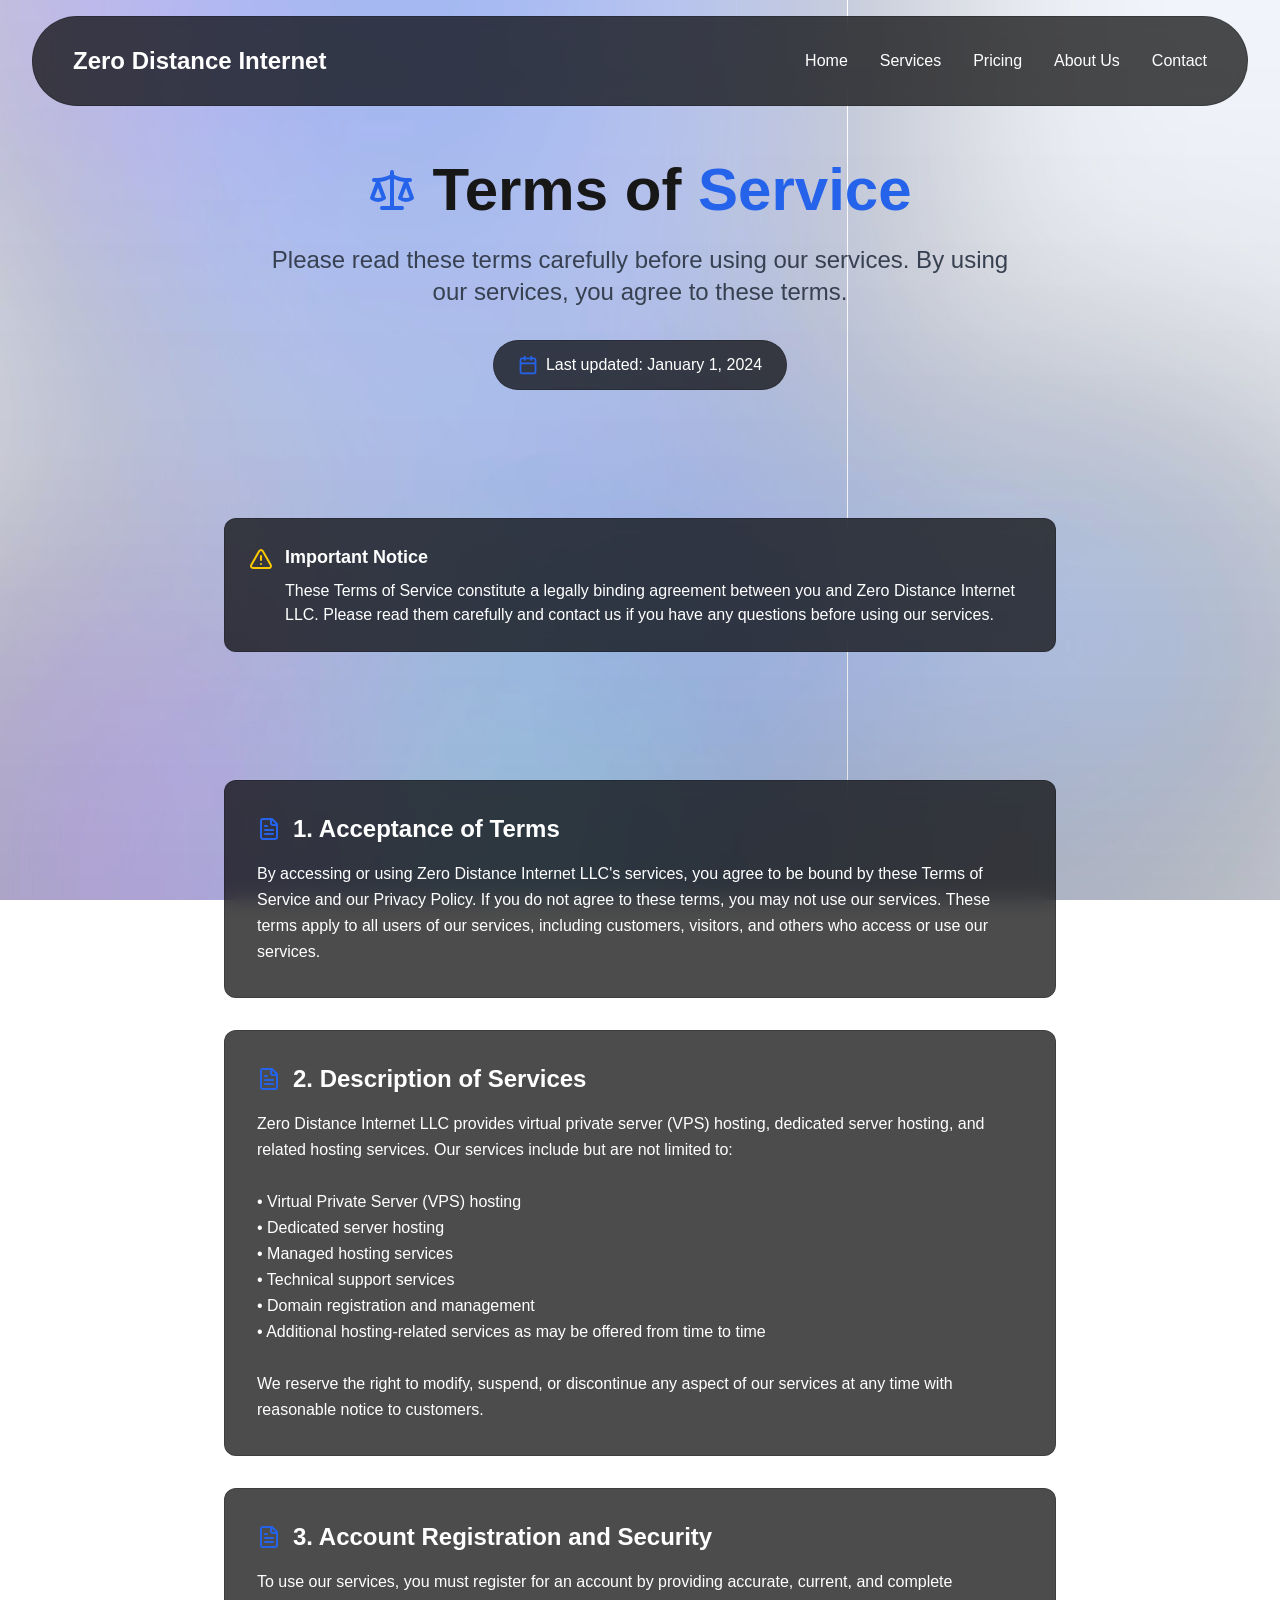
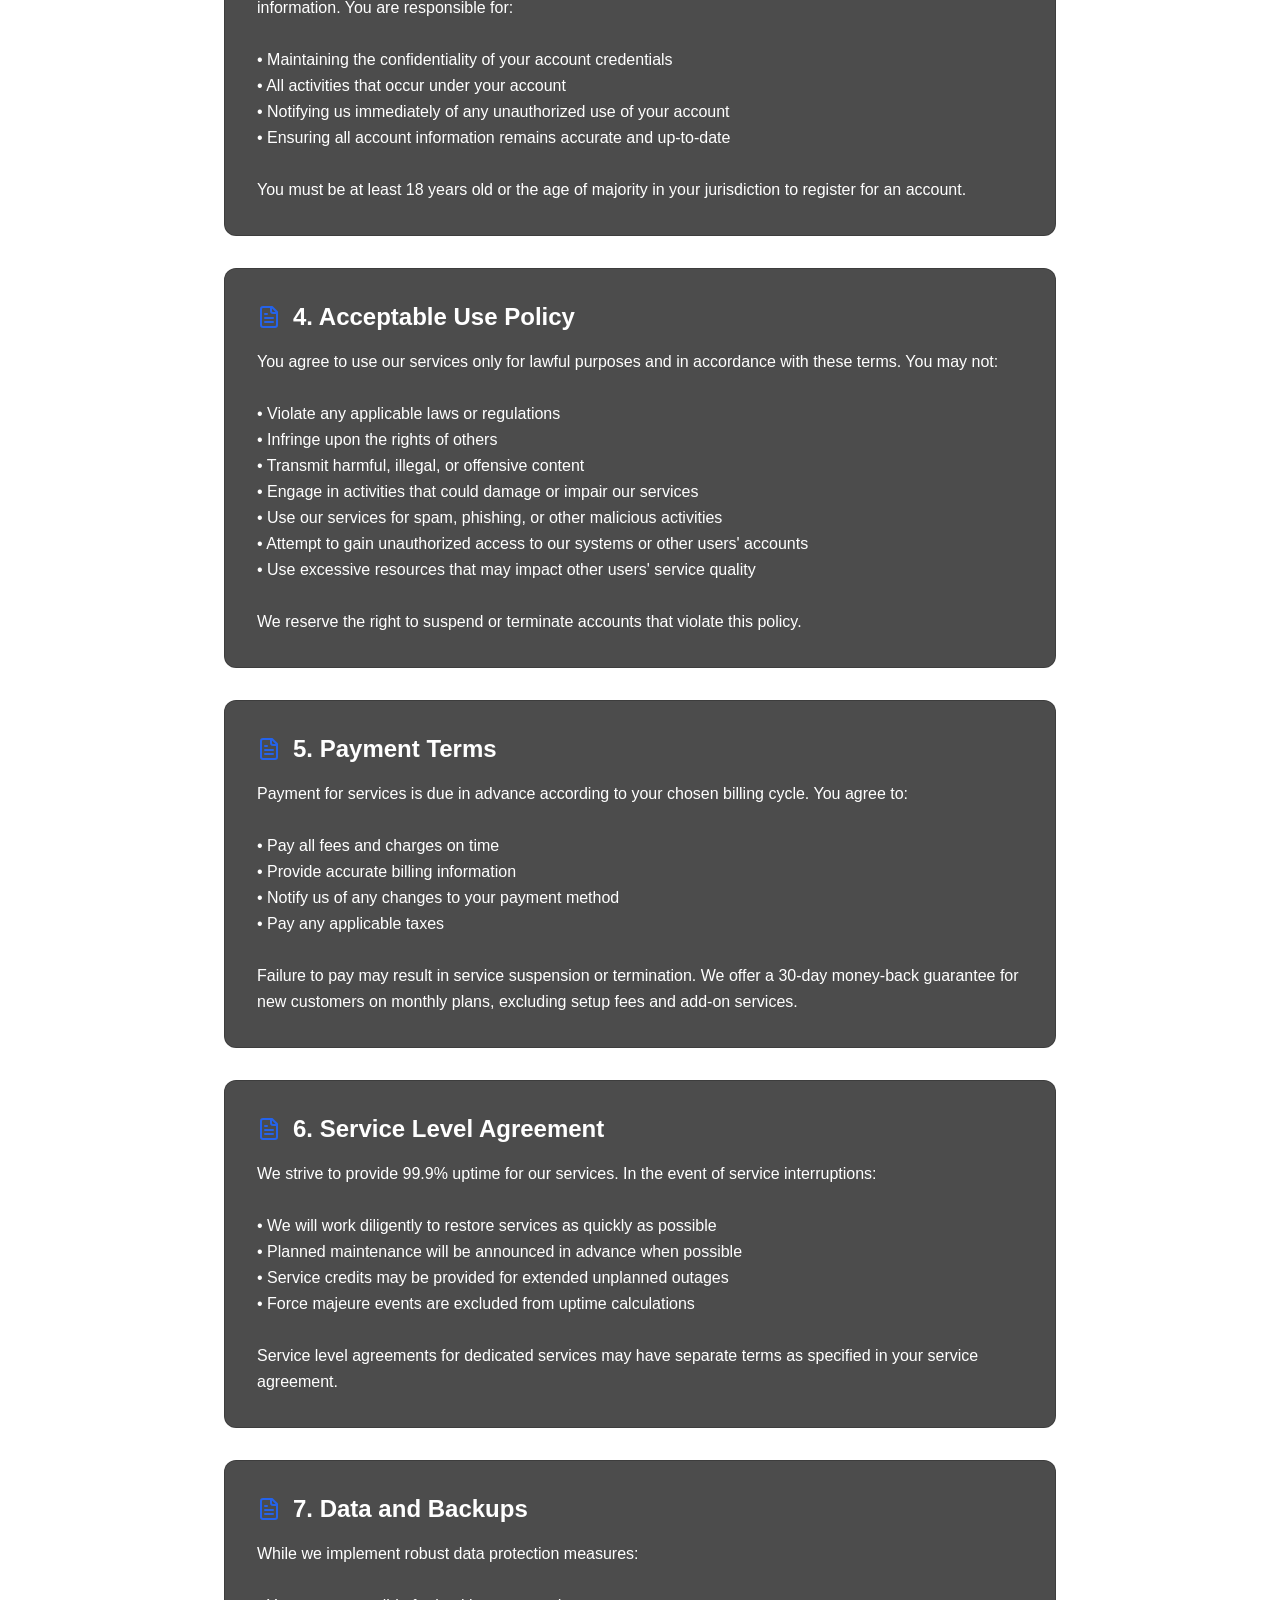
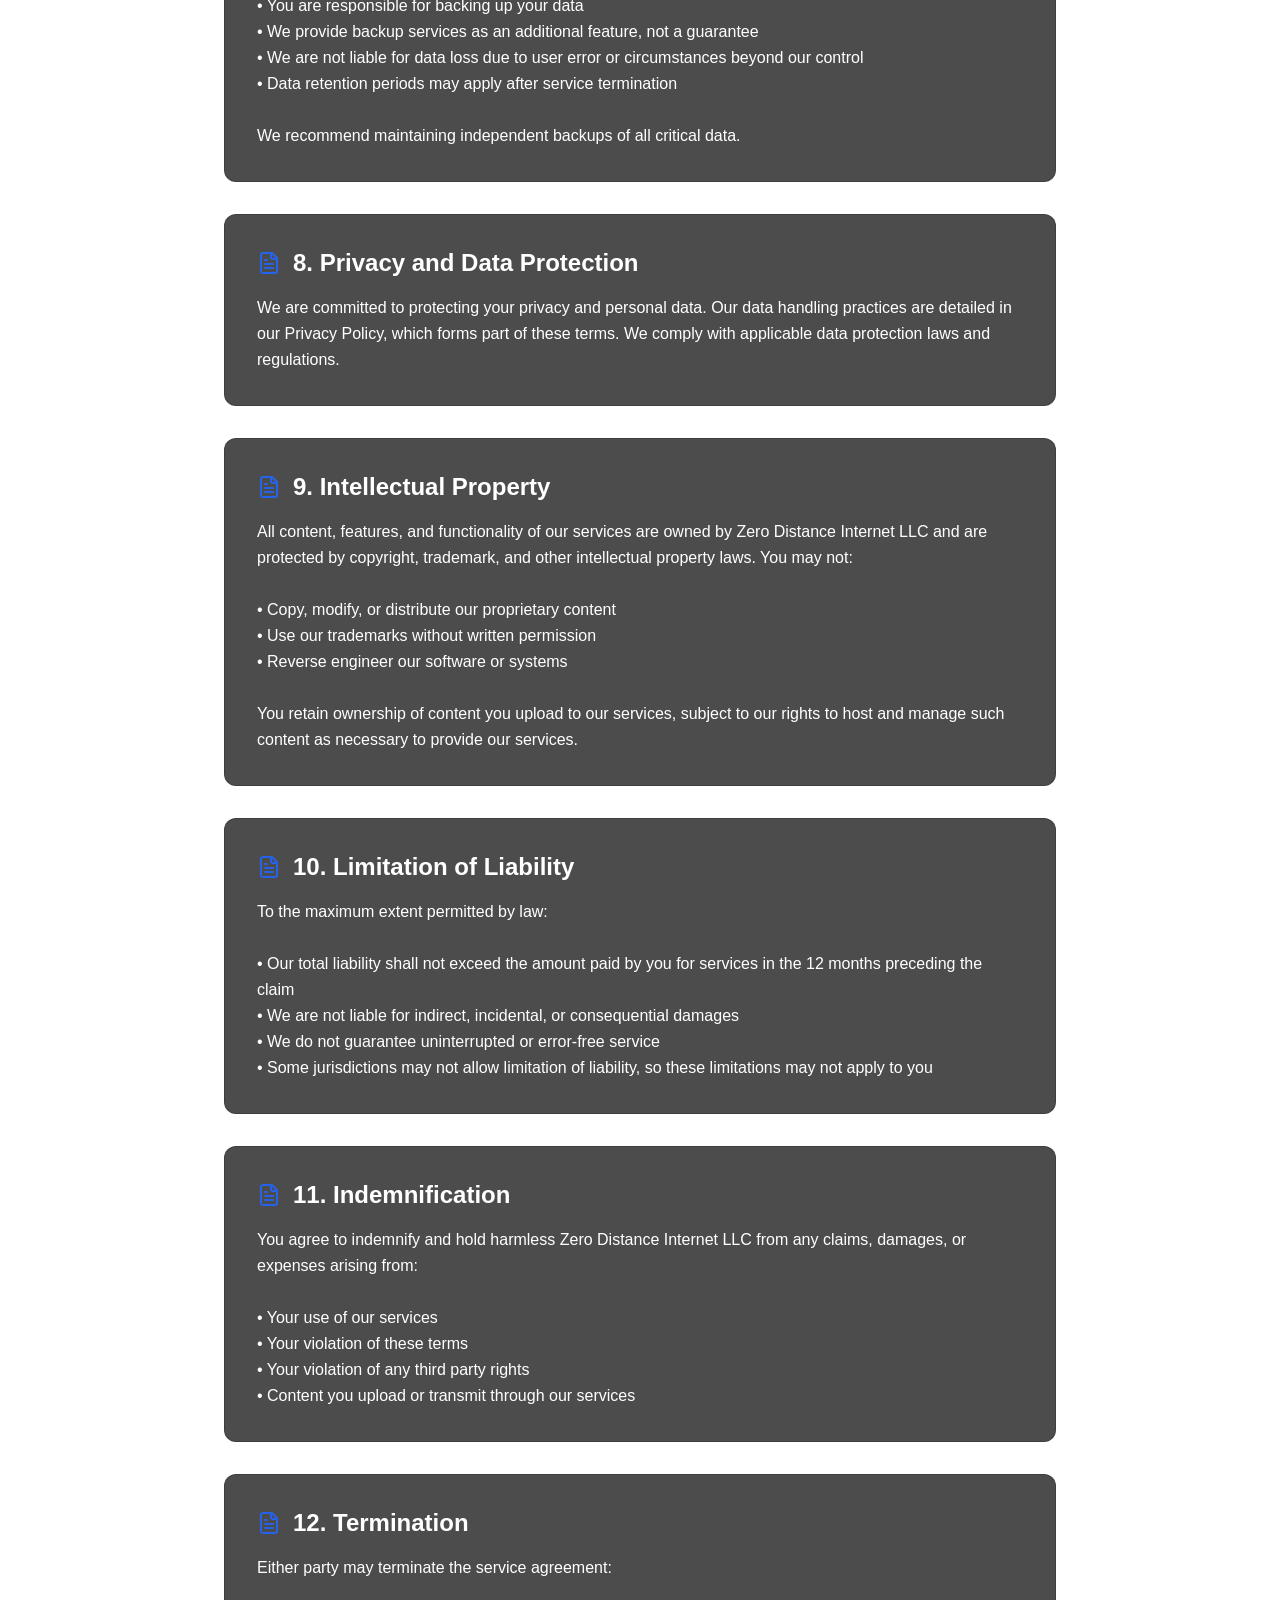
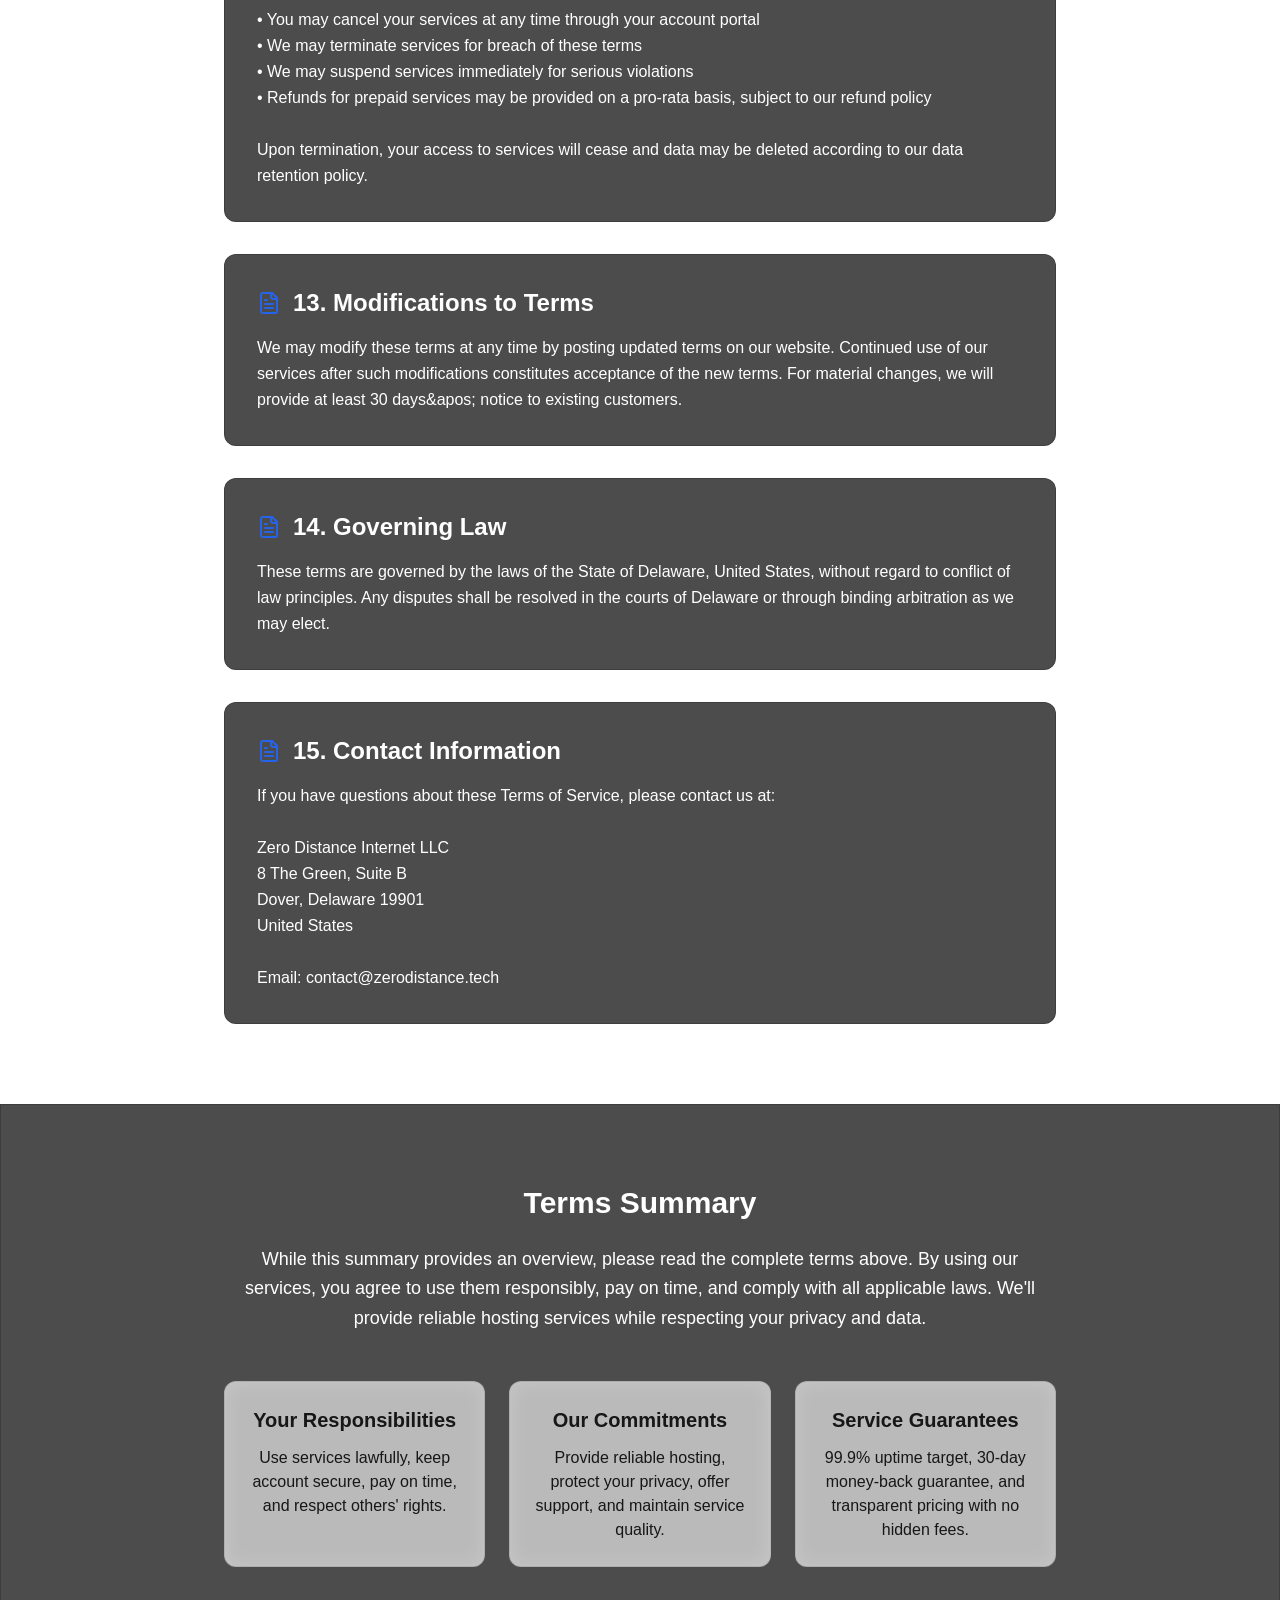
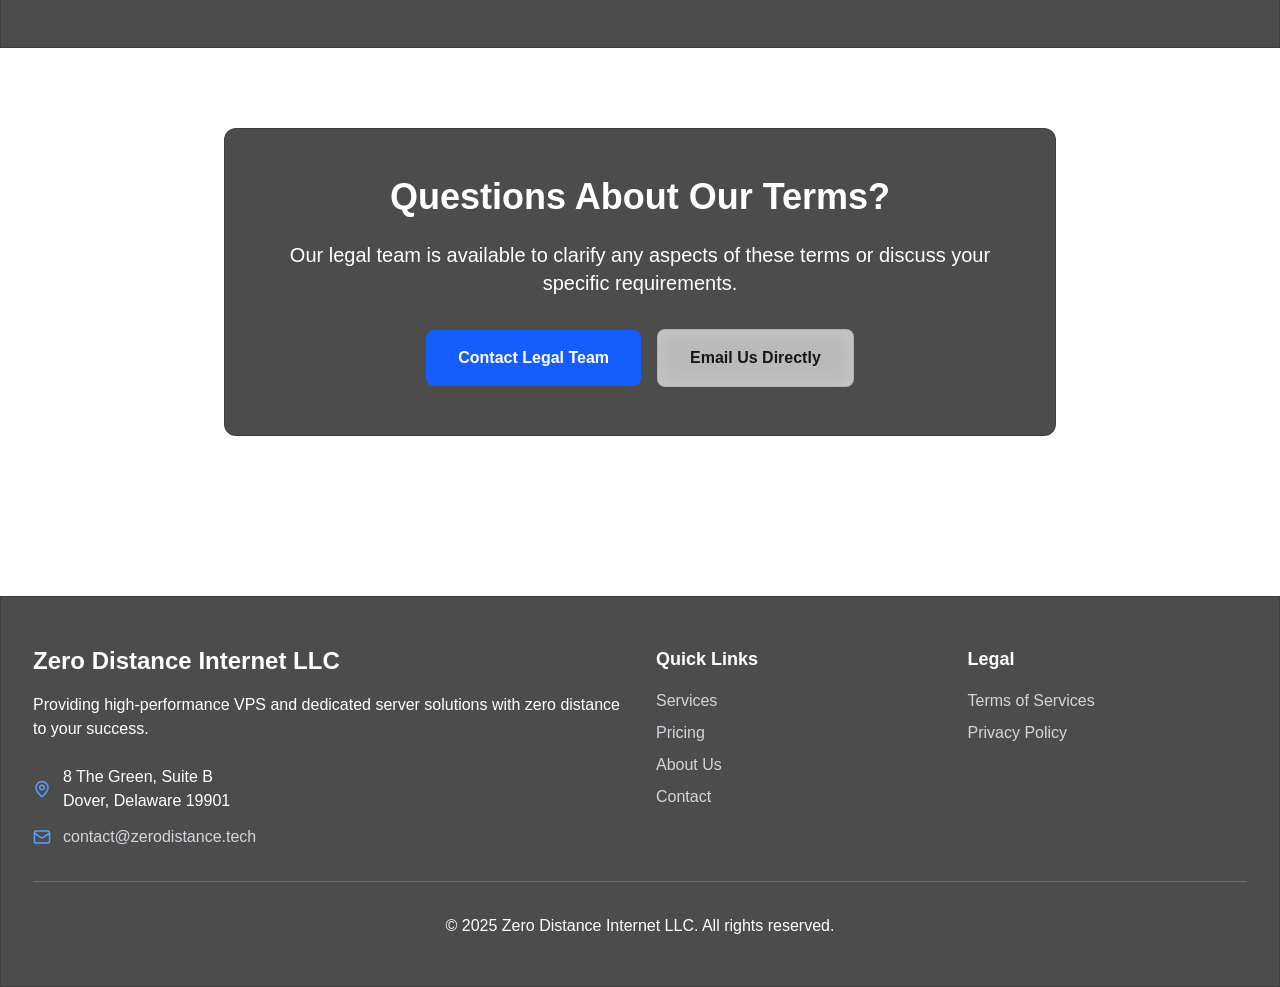
<file: terms.html>
<!DOCTYPE html>
<html lang="en">
<head>
<meta charset="utf-8"/>
<meta name="viewport" content="width=device-width, initial-scale=1"/>
<title>Zero Distance Internet LLC - VPS &amp; Dedicated Server Solutions</title>
<meta name="description" content="High-performance VPS and dedicated server solutions with zero distance to your success. Reliable hosting services for your business needs."/>
<meta name="keywords" content="VPS, dedicated servers, web hosting, cloud hosting, server hosting"/>
<link rel="icon" href="favicon.ico" type="image/x-icon" sizes="16x16"/>
<link rel="stylesheet" href="css/main.css"/>
</head>
<body class="antialiased min-h-screen bg-black relative">
<header class="fixed top-0 left-0 right-0 z-[100] bg-transparent" id="site-header"><div class="max-w-7xl mx-auto px-4 sm:px-6 lg:px-8 pt-4"><nav class="px-6 sm:px-8 lg:px-10 py-3 rounded-full glass-dark"><div class="flex justify-between items-center h-16"><a class="flex items-center space-x-2" href="index.html"><div class="text-2xl font-bold text-white" tabindex="0">Zero Distance Internet</div></a><div class="hidden md:flex items-center space-x-8"><a class="text-white hover:text-blue-400 transition-colors duration-300 relative group" href="index.html">Home<span class="absolute -bottom-1 left-0 w-0 h-0.5 bg-blue-400 transition-all duration-300 group-hover:w-full"></span></a><a class="text-white hover:text-blue-400 transition-colors duration-300 relative group" href="services.html">Services<span class="absolute -bottom-1 left-0 w-0 h-0.5 bg-blue-400 transition-all duration-300 group-hover:w-full"></span></a><a class="text-white hover:text-blue-400 transition-colors duration-300 relative group" href="pricing.html">Pricing<span class="absolute -bottom-1 left-0 w-0 h-0.5 bg-blue-400 transition-all duration-300 group-hover:w-full"></span></a><a class="text-white hover:text-blue-400 transition-colors duration-300 relative group" href="about.html">About Us<span class="absolute -bottom-1 left-0 w-0 h-0.5 bg-blue-400 transition-all duration-300 group-hover:w-full"></span></a><a class="text-white hover:text-blue-400 transition-colors duration-300 relative group" href="contact.html">Contact<span class="absolute -bottom-1 left-0 w-0 h-0.5 bg-blue-400 transition-all duration-300 group-hover:w-full"></span></a></div><div class="md:hidden"><button id="mobile-menu-btn" class="text-white hover:text-blue-400 transition-colors duration-300" aria-label="Open menu"><svg xmlns="http://www.w3.org/2000/svg" width="24" height="24" viewbox="0 0 24 24" fill="none" stroke="currentColor" stroke-width="2" stroke-linecap="round" stroke-linejoin="round" class="lucide lucide-menu" aria-hidden="true"><path d="M4 12h16"></path><path d="M4 18h16"></path><path d="M4 6h16"></path></svg></button></div><div id="mobile-menu" class="md:hidden hidden pt-4 pb-2 flex-col space-y-3"><a class="text-white hover:text-blue-400 transition-colors duration-300 block" href="index.html">Home</a><a class="text-white hover:text-blue-400 transition-colors duration-300 block" href="services.html">Services</a><a class="text-white hover:text-blue-400 transition-colors duration-300 block" href="pricing.html">Pricing</a><a class="text-white hover:text-blue-400 transition-colors duration-300 block" href="about.html">About Us</a><a class="text-white hover:text-blue-400 transition-colors duration-300 block" href="contact.html">Contact</a></div></div></div></nav></div></header><main class="pt-0"><div class="min-h-screen pt-20"><div id="hero-bg" data-dark="images/Black Paper Texture 1.jpg" data-light="images/light/9.jpg" class="fixed inset-0 bg-cover bg-center bg-no-repeat -z-10" style="background-image:url('images/Black Paper Texture 1.jpg');top:0;height:100vh"></div><div id="hero-overlay" class="fixed inset-0 -z-10 bg-gradient-to-b from-transparent via-black/40 to-black/60" style="top:0;height:100vh;opacity:0.4"></div><section class="py-20 relative overflow-hidden"><div class="max-w-7xl mx-auto px-4 sm:px-6 lg:px-8 relative z-10"><div class="text-center" data-reveal="up"><div class="flex items-center justify-center mb-6"><svg xmlns="http://www.w3.org/2000/svg" width="24" height="24" viewbox="0 0 24 24" fill="none" stroke="currentColor" stroke-width="2" stroke-linecap="round" stroke-linejoin="round" class="lucide lucide-scale w-12 h-12 text-[var(--text-accent)] mr-4" aria-hidden="true"><path d="m16 16 3-8 3 8c-.87.65-1.92 1-3 1s-2.13-.35-3-1Z"></path><path d="m2 16 3-8 3 8c-.87.65-1.92 1-3 1s-2.13-.35-3-1Z"></path><path d="M7 21h10"></path><path d="M12 3v18"></path><path d="M3 7h2c2 0 5-1 7-2 2 1 5 2 7 2h2"></path></svg><h1 class="text-5xl md:text-6xl font-bold text-[var(--text-primary)]">Terms of <span class="text-[var(--text-accent)]">Service</span></h1></div><p class="text-xl md:text-2xl text-[var(--text-secondary)] max-w-3xl mx-auto mb-8">Please read these terms carefully before using our services. By using our services, you agree to these terms.</p><div class="inline-flex items-center glass-dark px-6 py-3 rounded-full"><svg xmlns="http://www.w3.org/2000/svg" width="24" height="24" viewbox="0 0 24 24" fill="none" stroke="currentColor" stroke-width="2" stroke-linecap="round" stroke-linejoin="round" class="lucide lucide-calendar w-5 h-5 text-[var(--text-accent)] mr-2" aria-hidden="true"><path d="M8 2v4"></path><path d="M16 2v4"></path><rect width="18" height="18" x="3" y="4" rx="2"></rect><path d="M3 10h18"></path></svg><span class="text-white">Last updated: January 1, 2024</span></div></div></div></section><section class="py-12"><div class="max-w-4xl mx-auto px-4 sm:px-6 lg:px-8"><div class="glass-dark p-6 rounded-xl border-l-4 border-yellow-400" data-reveal="up"><div class="flex items-start"><svg xmlns="http://www.w3.org/2000/svg" width="24" height="24" viewbox="0 0 24 24" fill="none" stroke="currentColor" stroke-width="2" stroke-linecap="round" stroke-linejoin="round" class="lucide lucide-triangle-alert w-6 h-6 text-yellow-400 mr-3 mt-1 flex-shrink-0" aria-hidden="true"><path d="m21.73 18-8-14a2 2 0 0 0-3.48 0l-8 14A2 2 0 0 0 4 21h16a2 2 0 0 0 1.73-3"></path><path d="M12 9v4"></path><path d="M12 17h.01"></path></svg><div><h3 class="text-lg font-semibold text-white mb-2">Important Notice</h3><p class="text-white">These Terms of Service constitute a legally binding agreement between you and Zero Distance Internet LLC. Please read them carefully and contact us if you have any questions before using our services.</p></div></div></div></div></section><section class="py-20"><div class="max-w-4xl mx-auto px-4 sm:px-6 lg:px-8"><div class="space-y-8"><div class="glass-dark p-8 rounded-xl" data-reveal="up"><h2 class="text-2xl font-bold text-white mb-4 flex items-center"><svg xmlns="http://www.w3.org/2000/svg" width="24" height="24" viewbox="0 0 24 24" fill="none" stroke="currentColor" stroke-width="2" stroke-linecap="round" stroke-linejoin="round" class="lucide lucide-file-text w-6 h-6 text-[var(--text-accent)] mr-3" aria-hidden="true"><path d="M15 2H6a2 2 0 0 0-2 2v16a2 2 0 0 0 2 2h12a2 2 0 0 0 2-2V7Z"></path><path d="M14 2v4a2 2 0 0 0 2 2h4"></path><path d="M10 9H8"></path><path d="M16 13H8"></path><path d="M16 17H8"></path></svg>1. Acceptance of Terms</h2><div class="text-white leading-relaxed whitespace-pre-line">By accessing or using Zero Distance Internet LLC&#x27;s services, you agree to be bound by these Terms of Service and our Privacy Policy. If you do not agree to these terms, you may not use our services. These terms apply to all users of our services, including customers, visitors, and others who access or use our services.</div></div><div class="glass-dark p-8 rounded-xl" data-reveal="up"><h2 class="text-2xl font-bold text-white mb-4 flex items-center"><svg xmlns="http://www.w3.org/2000/svg" width="24" height="24" viewbox="0 0 24 24" fill="none" stroke="currentColor" stroke-width="2" stroke-linecap="round" stroke-linejoin="round" class="lucide lucide-file-text w-6 h-6 text-[var(--text-accent)] mr-3" aria-hidden="true"><path d="M15 2H6a2 2 0 0 0-2 2v16a2 2 0 0 0 2 2h12a2 2 0 0 0 2-2V7Z"></path><path d="M14 2v4a2 2 0 0 0 2 2h4"></path><path d="M10 9H8"></path><path d="M16 13H8"></path><path d="M16 17H8"></path></svg>2. Description of Services</h2><div class="text-white leading-relaxed whitespace-pre-line">Zero Distance Internet LLC provides virtual private server (VPS) hosting, dedicated server hosting, and related hosting services. Our services include but are not limited to:
      
      • Virtual Private Server (VPS) hosting
      • Dedicated server hosting
      • Managed hosting services
      • Technical support services
      • Domain registration and management
      • Additional hosting-related services as may be offered from time to time
      
      We reserve the right to modify, suspend, or discontinue any aspect of our services at any time with reasonable notice to customers.</div></div><div class="glass-dark p-8 rounded-xl" data-reveal="up"><h2 class="text-2xl font-bold text-white mb-4 flex items-center"><svg xmlns="http://www.w3.org/2000/svg" width="24" height="24" viewbox="0 0 24 24" fill="none" stroke="currentColor" stroke-width="2" stroke-linecap="round" stroke-linejoin="round" class="lucide lucide-file-text w-6 h-6 text-[var(--text-accent)] mr-3" aria-hidden="true"><path d="M15 2H6a2 2 0 0 0-2 2v16a2 2 0 0 0 2 2h12a2 2 0 0 0 2-2V7Z"></path><path d="M14 2v4a2 2 0 0 0 2 2h4"></path><path d="M10 9H8"></path><path d="M16 13H8"></path><path d="M16 17H8"></path></svg>3. Account Registration and Security</h2><div class="text-white leading-relaxed whitespace-pre-line">To use our services, you must register for an account by providing accurate, current, and complete information. You are responsible for:
      
      • Maintaining the confidentiality of your account credentials
      • All activities that occur under your account
      • Notifying us immediately of any unauthorized use of your account
      • Ensuring all account information remains accurate and up-to-date
      
      You must be at least 18 years old or the age of majority in your jurisdiction to register for an account.</div></div><div class="glass-dark p-8 rounded-xl" data-reveal="up"><h2 class="text-2xl font-bold text-white mb-4 flex items-center"><svg xmlns="http://www.w3.org/2000/svg" width="24" height="24" viewbox="0 0 24 24" fill="none" stroke="currentColor" stroke-width="2" stroke-linecap="round" stroke-linejoin="round" class="lucide lucide-file-text w-6 h-6 text-[var(--text-accent)] mr-3" aria-hidden="true"><path d="M15 2H6a2 2 0 0 0-2 2v16a2 2 0 0 0 2 2h12a2 2 0 0 0 2-2V7Z"></path><path d="M14 2v4a2 2 0 0 0 2 2h4"></path><path d="M10 9H8"></path><path d="M16 13H8"></path><path d="M16 17H8"></path></svg>4. Acceptable Use Policy</h2><div class="text-white leading-relaxed whitespace-pre-line">You agree to use our services only for lawful purposes and in accordance with these terms. You may not:
      
      • Violate any applicable laws or regulations
      • Infringe upon the rights of others
      • Transmit harmful, illegal, or offensive content
      • Engage in activities that could damage or impair our services
      • Use our services for spam, phishing, or other malicious activities
      • Attempt to gain unauthorized access to our systems or other users&#x27; accounts
      • Use excessive resources that may impact other users&#x27; service quality
      
      We reserve the right to suspend or terminate accounts that violate this policy.</div></div><div class="glass-dark p-8 rounded-xl" data-reveal="up"><h2 class="text-2xl font-bold text-white mb-4 flex items-center"><svg xmlns="http://www.w3.org/2000/svg" width="24" height="24" viewbox="0 0 24 24" fill="none" stroke="currentColor" stroke-width="2" stroke-linecap="round" stroke-linejoin="round" class="lucide lucide-file-text w-6 h-6 text-[var(--text-accent)] mr-3" aria-hidden="true"><path d="M15 2H6a2 2 0 0 0-2 2v16a2 2 0 0 0 2 2h12a2 2 0 0 0 2-2V7Z"></path><path d="M14 2v4a2 2 0 0 0 2 2h4"></path><path d="M10 9H8"></path><path d="M16 13H8"></path><path d="M16 17H8"></path></svg>5. Payment Terms</h2><div class="text-white leading-relaxed whitespace-pre-line">Payment for services is due in advance according to your chosen billing cycle. You agree to:
      
      • Pay all fees and charges on time
      • Provide accurate billing information
      • Notify us of any changes to your payment method
      • Pay any applicable taxes
      
      Failure to pay may result in service suspension or termination. We offer a 30-day money-back guarantee for new customers on monthly plans, excluding setup fees and add-on services.</div></div><div class="glass-dark p-8 rounded-xl" data-reveal="up"><h2 class="text-2xl font-bold text-white mb-4 flex items-center"><svg xmlns="http://www.w3.org/2000/svg" width="24" height="24" viewbox="0 0 24 24" fill="none" stroke="currentColor" stroke-width="2" stroke-linecap="round" stroke-linejoin="round" class="lucide lucide-file-text w-6 h-6 text-[var(--text-accent)] mr-3" aria-hidden="true"><path d="M15 2H6a2 2 0 0 0-2 2v16a2 2 0 0 0 2 2h12a2 2 0 0 0 2-2V7Z"></path><path d="M14 2v4a2 2 0 0 0 2 2h4"></path><path d="M10 9H8"></path><path d="M16 13H8"></path><path d="M16 17H8"></path></svg>6. Service Level Agreement</h2><div class="text-white leading-relaxed whitespace-pre-line">We strive to provide 99.9% uptime for our services. In the event of service interruptions:
      
      • We will work diligently to restore services as quickly as possible
      • Planned maintenance will be announced in advance when possible
      • Service credits may be provided for extended unplanned outages
      • Force majeure events are excluded from uptime calculations
      
      Service level agreements for dedicated services may have separate terms as specified in your service agreement.</div></div><div class="glass-dark p-8 rounded-xl" data-reveal="up"><h2 class="text-2xl font-bold text-white mb-4 flex items-center"><svg xmlns="http://www.w3.org/2000/svg" width="24" height="24" viewbox="0 0 24 24" fill="none" stroke="currentColor" stroke-width="2" stroke-linecap="round" stroke-linejoin="round" class="lucide lucide-file-text w-6 h-6 text-[var(--text-accent)] mr-3" aria-hidden="true"><path d="M15 2H6a2 2 0 0 0-2 2v16a2 2 0 0 0 2 2h12a2 2 0 0 0 2-2V7Z"></path><path d="M14 2v4a2 2 0 0 0 2 2h4"></path><path d="M10 9H8"></path><path d="M16 13H8"></path><path d="M16 17H8"></path></svg>7. Data and Backups</h2><div class="text-white leading-relaxed whitespace-pre-line">While we implement robust data protection measures:
      
      • You are responsible for backing up your data
      • We provide backup services as an additional feature, not a guarantee
      • We are not liable for data loss due to user error or circumstances beyond our control
      • Data retention periods may apply after service termination
      
      We recommend maintaining independent backups of all critical data.</div></div><div class="glass-dark p-8 rounded-xl" data-reveal="up"><h2 class="text-2xl font-bold text-white mb-4 flex items-center"><svg xmlns="http://www.w3.org/2000/svg" width="24" height="24" viewbox="0 0 24 24" fill="none" stroke="currentColor" stroke-width="2" stroke-linecap="round" stroke-linejoin="round" class="lucide lucide-file-text w-6 h-6 text-[var(--text-accent)] mr-3" aria-hidden="true"><path d="M15 2H6a2 2 0 0 0-2 2v16a2 2 0 0 0 2 2h12a2 2 0 0 0 2-2V7Z"></path><path d="M14 2v4a2 2 0 0 0 2 2h4"></path><path d="M10 9H8"></path><path d="M16 13H8"></path><path d="M16 17H8"></path></svg>8. Privacy and Data Protection</h2><div class="text-white leading-relaxed whitespace-pre-line">We are committed to protecting your privacy and personal data. Our data handling practices are detailed in our Privacy Policy, which forms part of these terms. We comply with applicable data protection laws and regulations.</div></div><div class="glass-dark p-8 rounded-xl" data-reveal="up"><h2 class="text-2xl font-bold text-white mb-4 flex items-center"><svg xmlns="http://www.w3.org/2000/svg" width="24" height="24" viewbox="0 0 24 24" fill="none" stroke="currentColor" stroke-width="2" stroke-linecap="round" stroke-linejoin="round" class="lucide lucide-file-text w-6 h-6 text-[var(--text-accent)] mr-3" aria-hidden="true"><path d="M15 2H6a2 2 0 0 0-2 2v16a2 2 0 0 0 2 2h12a2 2 0 0 0 2-2V7Z"></path><path d="M14 2v4a2 2 0 0 0 2 2h4"></path><path d="M10 9H8"></path><path d="M16 13H8"></path><path d="M16 17H8"></path></svg>9. Intellectual Property</h2><div class="text-white leading-relaxed whitespace-pre-line">All content, features, and functionality of our services are owned by Zero Distance Internet LLC and are protected by copyright, trademark, and other intellectual property laws. You may not:
      
      • Copy, modify, or distribute our proprietary content
      • Use our trademarks without written permission
      • Reverse engineer our software or systems
      
      You retain ownership of content you upload to our services, subject to our rights to host and manage such content as necessary to provide our services.</div></div><div class="glass-dark p-8 rounded-xl" data-reveal="up"><h2 class="text-2xl font-bold text-white mb-4 flex items-center"><svg xmlns="http://www.w3.org/2000/svg" width="24" height="24" viewbox="0 0 24 24" fill="none" stroke="currentColor" stroke-width="2" stroke-linecap="round" stroke-linejoin="round" class="lucide lucide-file-text w-6 h-6 text-[var(--text-accent)] mr-3" aria-hidden="true"><path d="M15 2H6a2 2 0 0 0-2 2v16a2 2 0 0 0 2 2h12a2 2 0 0 0 2-2V7Z"></path><path d="M14 2v4a2 2 0 0 0 2 2h4"></path><path d="M10 9H8"></path><path d="M16 13H8"></path><path d="M16 17H8"></path></svg>10. Limitation of Liability</h2><div class="text-white leading-relaxed whitespace-pre-line">To the maximum extent permitted by law:
      
      • Our total liability shall not exceed the amount paid by you for services in the 12 months preceding the claim
      • We are not liable for indirect, incidental, or consequential damages
      • We do not guarantee uninterrupted or error-free service
      • Some jurisdictions may not allow limitation of liability, so these limitations may not apply to you</div></div><div class="glass-dark p-8 rounded-xl" data-reveal="up"><h2 class="text-2xl font-bold text-white mb-4 flex items-center"><svg xmlns="http://www.w3.org/2000/svg" width="24" height="24" viewbox="0 0 24 24" fill="none" stroke="currentColor" stroke-width="2" stroke-linecap="round" stroke-linejoin="round" class="lucide lucide-file-text w-6 h-6 text-[var(--text-accent)] mr-3" aria-hidden="true"><path d="M15 2H6a2 2 0 0 0-2 2v16a2 2 0 0 0 2 2h12a2 2 0 0 0 2-2V7Z"></path><path d="M14 2v4a2 2 0 0 0 2 2h4"></path><path d="M10 9H8"></path><path d="M16 13H8"></path><path d="M16 17H8"></path></svg>11. Indemnification</h2><div class="text-white leading-relaxed whitespace-pre-line">You agree to indemnify and hold harmless Zero Distance Internet LLC from any claims, damages, or expenses arising from:
      
      • Your use of our services
      • Your violation of these terms
      • Your violation of any third party rights
      • Content you upload or transmit through our services</div></div><div class="glass-dark p-8 rounded-xl" data-reveal="up"><h2 class="text-2xl font-bold text-white mb-4 flex items-center"><svg xmlns="http://www.w3.org/2000/svg" width="24" height="24" viewbox="0 0 24 24" fill="none" stroke="currentColor" stroke-width="2" stroke-linecap="round" stroke-linejoin="round" class="lucide lucide-file-text w-6 h-6 text-[var(--text-accent)] mr-3" aria-hidden="true"><path d="M15 2H6a2 2 0 0 0-2 2v16a2 2 0 0 0 2 2h12a2 2 0 0 0 2-2V7Z"></path><path d="M14 2v4a2 2 0 0 0 2 2h4"></path><path d="M10 9H8"></path><path d="M16 13H8"></path><path d="M16 17H8"></path></svg>12. Termination</h2><div class="text-white leading-relaxed whitespace-pre-line">Either party may terminate the service agreement:
      
      • You may cancel your services at any time through your account portal
      • We may terminate services for breach of these terms
      • We may suspend services immediately for serious violations
      • Refunds for prepaid services may be provided on a pro-rata basis, subject to our refund policy
      
      Upon termination, your access to services will cease and data may be deleted according to our data retention policy.</div></div><div class="glass-dark p-8 rounded-xl" data-reveal="up"><h2 class="text-2xl font-bold text-white mb-4 flex items-center"><svg xmlns="http://www.w3.org/2000/svg" width="24" height="24" viewbox="0 0 24 24" fill="none" stroke="currentColor" stroke-width="2" stroke-linecap="round" stroke-linejoin="round" class="lucide lucide-file-text w-6 h-6 text-[var(--text-accent)] mr-3" aria-hidden="true"><path d="M15 2H6a2 2 0 0 0-2 2v16a2 2 0 0 0 2 2h12a2 2 0 0 0 2-2V7Z"></path><path d="M14 2v4a2 2 0 0 0 2 2h4"></path><path d="M10 9H8"></path><path d="M16 13H8"></path><path d="M16 17H8"></path></svg>13. Modifications to Terms</h2><div class="text-white leading-relaxed whitespace-pre-line">We may modify these terms at any time by posting updated terms on our website. Continued use of our services after such modifications constitutes acceptance of the new terms. For material changes, we will provide at least 30 days&amp;apos; notice to existing customers.</div></div><div class="glass-dark p-8 rounded-xl" data-reveal="up"><h2 class="text-2xl font-bold text-white mb-4 flex items-center"><svg xmlns="http://www.w3.org/2000/svg" width="24" height="24" viewbox="0 0 24 24" fill="none" stroke="currentColor" stroke-width="2" stroke-linecap="round" stroke-linejoin="round" class="lucide lucide-file-text w-6 h-6 text-[var(--text-accent)] mr-3" aria-hidden="true"><path d="M15 2H6a2 2 0 0 0-2 2v16a2 2 0 0 0 2 2h12a2 2 0 0 0 2-2V7Z"></path><path d="M14 2v4a2 2 0 0 0 2 2h4"></path><path d="M10 9H8"></path><path d="M16 13H8"></path><path d="M16 17H8"></path></svg>14. Governing Law</h2><div class="text-white leading-relaxed whitespace-pre-line">These terms are governed by the laws of the State of Delaware, United States, without regard to conflict of law principles. Any disputes shall be resolved in the courts of Delaware or through binding arbitration as we may elect.</div></div><div class="glass-dark p-8 rounded-xl" data-reveal="up"><h2 class="text-2xl font-bold text-white mb-4 flex items-center"><svg xmlns="http://www.w3.org/2000/svg" width="24" height="24" viewbox="0 0 24 24" fill="none" stroke="currentColor" stroke-width="2" stroke-linecap="round" stroke-linejoin="round" class="lucide lucide-file-text w-6 h-6 text-[var(--text-accent)] mr-3" aria-hidden="true"><path d="M15 2H6a2 2 0 0 0-2 2v16a2 2 0 0 0 2 2h12a2 2 0 0 0 2-2V7Z"></path><path d="M14 2v4a2 2 0 0 0 2 2h4"></path><path d="M10 9H8"></path><path d="M16 13H8"></path><path d="M16 17H8"></path></svg>15. Contact Information</h2><div class="text-white leading-relaxed whitespace-pre-line">If you have questions about these Terms of Service, please contact us at:
      
      Zero Distance Internet LLC
      8 The Green, Suite B
      Dover, Delaware 19901
      United States
      
      Email: contact@zerodistance.tech</div></div></div></div></section><section class="py-20 glass-dark"><div class="max-w-4xl mx-auto px-4 sm:px-6 lg:px-8"><div class="text-center" data-reveal="up"><h2 class="text-3xl font-bold text-white mb-6">Terms Summary</h2><p class="text-lg text-white mb-8 leading-relaxed">While this summary provides an overview, please read the complete terms above. By using our services, you agree to use them responsibly, pay on time, and comply with all applicable laws. We&#x27;ll provide reliable hosting services while respecting your privacy and data.</p><div class="grid grid-cols-1 md:grid-cols-3 gap-6 mt-12"><div class="glass p-6 rounded-xl text-center"><h3 class="text-xl font-semibold text-[var(--text-primary)] mb-3">Your Responsibilities</h3><p class="text-black">Use services lawfully, keep account secure, pay on time, and respect others&#x27; rights.</p></div><div class="glass p-6 rounded-xl text-center"><h3 class="text-xl font-semibold text-[var(--text-primary)] mb-3">Our Commitments</h3><p class="text-black">Provide reliable hosting, protect your privacy, offer support, and maintain service quality.</p></div><div class="glass p-6 rounded-xl text-center"><h3 class="text-xl font-semibold text-[var(--text-primary)] mb-3">Service Guarantees</h3><p class="text-black">99.9% uptime target, 30-day money-back guarantee, and transparent pricing with no hidden fees.</p></div></div></div></div></section><section class="py-20"><div class="max-w-4xl mx-auto px-4 sm:px-6 lg:px-8 text-center"><div class="glass-dark p-12 rounded-xl" data-reveal="up"><h2 class="text-4xl font-bold text-white mb-6">Questions About Our Terms?</h2><p class="text-xl text-white mb-8">Our legal team is available to clarify any aspects of these terms or discuss your specific requirements.</p><div class="flex flex-col sm:flex-row gap-4 justify-center items-center"><a href="contact.html" class="bg-blue-600 hover:bg-blue-700 px-8 py-4 rounded-lg text-white font-semibold transition-all duration-300">Contact Legal Team</a><a href="mailto:contact@zerodistance.tech" class="glass px-8 py-4 rounded-lg text-white font-semibold hover:bg-white/10 transition-all duration-300">Email Us Directly</a></div></div></div></section></div></main><footer class="glass-dark border-t border-white/20 mt-20"><div class="max-w-7xl mx-auto px-4 sm:px-6 lg:px-8 py-12"><div class="grid grid-cols-1 md:grid-cols-4 gap-8"><div class="col-span-1 md:col-span-2" data-reveal="up"><h3 class="text-2xl font-bold text-blue-400 mb-4">Zero Distance Internet LLC</h3><p class="text-gray-300 mb-6">Providing high-performance VPS and dedicated server solutions with zero distance to your success.</p><div class="space-y-3"><div class="flex items-center space-x-3 text-gray-300"><svg xmlns="http://www.w3.org/2000/svg" width="18" height="18" viewbox="0 0 24 24" fill="none" stroke="currentColor" stroke-width="2" stroke-linecap="round" stroke-linejoin="round" class="lucide lucide-map-pin text-blue-400" aria-hidden="true"><path d="M20 10c0 4.993-5.539 10.193-7.399 11.799a1 1 0 0 1-1.202 0C9.539 20.193 4 14.993 4 10a8 8 0 0 1 16 0"></path><circle cx="12" cy="10" r="3"></circle></svg><div><p>8 The Green, Suite B</p><p>Dover, Delaware 19901</p></div></div><div class="flex items-center space-x-3 text-gray-300"><svg xmlns="http://www.w3.org/2000/svg" width="18" height="18" viewbox="0 0 24 24" fill="none" stroke="currentColor" stroke-width="2" stroke-linecap="round" stroke-linejoin="round" class="lucide lucide-mail text-blue-400" aria-hidden="true"><path d="m22 7-8.991 5.727a2 2 0 0 1-2.009 0L2 7"></path><rect x="2" y="4" width="20" height="16" rx="2"></rect></svg><a href="mailto:contact@zerodistance.tech" class="hover:text-blue-400 transition-colors">contact@zerodistance.tech</a></div></div></div><div data-reveal="up"><h4 class="text-lg font-semibold text-white mb-4">Quick Links</h4><ul class="space-y-2"><li><a class="text-gray-300 hover:text-blue-400 transition-colors duration-300" href="services.html">Services</a></li><li><a class="text-gray-300 hover:text-blue-400 transition-colors duration-300" href="pricing.html">Pricing</a></li><li><a class="text-gray-300 hover:text-blue-400 transition-colors duration-300" href="about.html">About Us</a></li><li><a class="text-gray-300 hover:text-blue-400 transition-colors duration-300" href="contact.html">Contact</a></li></ul></div><div data-reveal="up"><h4 class="text-lg font-semibold text-white mb-4">Legal</h4><ul class="space-y-2"><li><a class="text-gray-300 hover:text-blue-400 transition-colors duration-300" href="terms.html">Terms of Services</a></li><li><a class="text-gray-300 hover:text-blue-400 transition-colors duration-300" href="privacy.html">Privacy Policy</a></li></ul></div></div><div class="border-t border-white/20 mt-8 pt-8 text-center" data-reveal="fade"><p class="text-gray-400">© 2025 Zero Distance Internet LLC. All rights reserved.</p></div></div></footer>
<script src="js/main.js"></script>
</body>
</html>
</file>
<file: css/main.css>
/*! tailwindcss v4.1.7 | MIT License | https://tailwindcss.com */@layer properties{@supports (((-webkit-hyphens:none)) and (not (margin-trim:inline))) or ((-moz-orient:inline) and (not (color:rgb(from red r g b)))){*,::backdrop,:after,:before{--tw-translate-x:0;--tw-translate-y:0;--tw-translate-z:0;--tw-rotate-x:initial;--tw-rotate-y:initial;--tw-rotate-z:initial;--tw-skew-x:initial;--tw-skew-y:initial;--tw-space-y-reverse:0;--tw-space-x-reverse:0;--tw-border-style:solid;--tw-gradient-position:initial;--tw-gradient-from:#0000;--tw-gradient-via:#0000;--tw-gradient-to:#0000;--tw-gradient-stops:initial;--tw-gradient-via-stops:initial;--tw-gradient-from-position:0%;--tw-gradient-via-position:50%;--tw-gradient-to-position:100%;--tw-leading:initial;--tw-font-weight:initial;--tw-shadow:0 0 #0000;--tw-shadow-color:initial;--tw-shadow-alpha:100%;--tw-inset-shadow:0 0 #0000;--tw-inset-shadow-color:initial;--tw-inset-shadow-alpha:100%;--tw-ring-color:initial;--tw-ring-shadow:0 0 #0000;--tw-inset-ring-color:initial;--tw-inset-ring-shadow:0 0 #0000;--tw-ring-inset:initial;--tw-ring-offset-width:0px;--tw-ring-offset-color:#fff;--tw-ring-offset-shadow:0 0 #0000;--tw-duration:initial;--tw-ease:initial;--tw-scale-x:1;--tw-scale-y:1;--tw-scale-z:1}}}@layer theme{:host,:root{--font-sans:ui-sans-serif,system-ui,sans-serif,"Apple Color Emoji","Segoe UI Emoji","Segoe UI Symbol","Noto Color Emoji";--font-mono:ui-monospace,SFMono-Regular,Menlo,Monaco,Consolas,"Liberation Mono","Courier New",monospace;--color-yellow-400:oklch(85.2% .199 91.936);--color-green-400:oklch(79.2% .209 151.711);--color-blue-400:oklch(70.7% .165 254.624);--color-blue-600:oklch(54.6% .245 262.881);--color-blue-700:oklch(48.8% .243 264.376);--color-blue-800:oklch(42.4% .199 265.638);--color-gray-300:oklch(87.2% .01 258.338);--color-gray-400:oklch(70.7% .022 261.325);--color-gray-600:oklch(44.6% .03 256.802);--color-gray-700:oklch(37.3% .034 259.733);--color-gray-800:oklch(27.8% .033 256.848);--color-black:#000;--color-white:#fff;--spacing:.25rem;--container-3xl:48rem;--container-4xl:56rem;--container-7xl:80rem;--text-sm:.875rem;--text-sm--line-height:calc(1.25/.875);--text-lg:1.125rem;--text-lg--line-height:calc(1.75/1.125);--text-xl:1.25rem;--text-xl--line-height:calc(1.75/1.25);--text-2xl:1.5rem;--text-2xl--line-height:calc(2/1.5);--text-3xl:1.875rem;--text-3xl--line-height:calc(2.25/1.875);--text-4xl:2.25rem;--text-4xl--line-height:calc(2.5/2.25);--text-5xl:3rem;--text-5xl--line-height:1;--text-6xl:3.75rem;--text-6xl--line-height:1;--text-7xl:4.5rem;--text-7xl--line-height:1;--font-weight-medium:500;--font-weight-semibold:600;--font-weight-bold:700;--leading-relaxed:1.625;--radius-lg:.5rem;--radius-xl:.75rem;--ease-out:cubic-bezier(0,0,.2,1);--ease-in-out:cubic-bezier(.4,0,.2,1);--animate-spin:spin 1s linear infinite;--animate-pulse:pulse 2s cubic-bezier(.4,0,.6,1)infinite;--default-transition-duration:.15s;--default-transition-timing-function:cubic-bezier(.4,0,.2,1);--default-font-family:var(--font-sans);--default-mono-font-family:var(--font-mono)}}@layer base{*,::backdrop,:after,:before{box-sizing:border-box;border:0 solid;margin:0;padding:0}::file-selector-button{box-sizing:border-box;border:0 solid;margin:0;padding:0}:host,html{-webkit-text-size-adjust:100%;tab-size:4;line-height:1.5;font-family:var(--default-font-family,ui-sans-serif,system-ui,sans-serif,"Apple Color Emoji","Segoe UI Emoji","Segoe UI Symbol","Noto Color Emoji");font-feature-settings:var(--default-font-feature-settings,normal);font-variation-settings:var(--default-font-variation-settings,normal);-webkit-tap-highlight-color:transparent}hr{height:0;color:inherit;border-top-width:1px}abbr:where([title]){-webkit-text-decoration:underline dotted;text-decoration:underline dotted}h1,h2,h3,h4,h5,h6{font-size:inherit;font-weight:inherit}a{color:inherit;-webkit-text-decoration:inherit;text-decoration:inherit}b,strong{font-weight:bolder}code,kbd,pre,samp{font-family:var(--default-mono-font-family,ui-monospace,SFMono-Regular,Menlo,Monaco,Consolas,"Liberation Mono","Courier New",monospace);font-feature-settings:var(--default-mono-font-feature-settings,normal);font-variation-settings:var(--default-mono-font-variation-settings,normal);font-size:1em}small{font-size:80%}sub,sup{vertical-align:baseline;font-size:75%;line-height:0;position:relative}sub{bottom:-.25em}sup{top:-.5em}table{text-indent:0;border-color:inherit;border-collapse:collapse}:-moz-focusring{outline:auto}progress{vertical-align:baseline}summary{display:list-item}menu,ol,ul{list-style:none}audio,canvas,embed,iframe,img,object,svg,video{vertical-align:middle;display:block}img,video{max-width:100%;height:auto}button,input,optgroup,select,textarea{font:inherit;font-feature-settings:inherit;font-variation-settings:inherit;letter-spacing:inherit;color:inherit;opacity:1;background-color:#0000;border-radius:0}::file-selector-button{font:inherit;font-feature-settings:inherit;font-variation-settings:inherit;letter-spacing:inherit;color:inherit;opacity:1;background-color:#0000;border-radius:0}:where(select:is([multiple],[size])) optgroup{font-weight:bolder}:where(select:is([multiple],[size])) optgroup option{padding-inline-start:20px}::file-selector-button{margin-inline-end:4px}::placeholder{opacity:1}@supports (not ((-webkit-appearance:-apple-pay-button))) or (contain-intrinsic-size:1px){::placeholder{color:currentColor}@supports (color:color-mix(in lab,red,red)){::placeholder{color:color-mix(in oklab,currentcolor 50%,transparent)}}}textarea{resize:vertical}::-webkit-search-decoration{-webkit-appearance:none}::-webkit-date-and-time-value{min-height:1lh;text-align:inherit}::-webkit-datetime-edit{display:inline-flex}::-webkit-datetime-edit-fields-wrapper{padding:0}::-webkit-datetime-edit,::-webkit-datetime-edit-year-field{padding-block:0}::-webkit-datetime-edit-day-field,::-webkit-datetime-edit-month-field{padding-block:0}::-webkit-datetime-edit-hour-field,::-webkit-datetime-edit-minute-field{padding-block:0}::-webkit-datetime-edit-millisecond-field,::-webkit-datetime-edit-second-field{padding-block:0}::-webkit-datetime-edit-meridiem-field{padding-block:0}:-moz-ui-invalid{box-shadow:none}button,input:where([type=button],[type=reset],[type=submit]){appearance:button}::file-selector-button{appearance:button}::-webkit-inner-spin-button,::-webkit-outer-spin-button{height:auto}[hidden]:where(:not([hidden=until-found])){display:none!important}}@layer components;@layer utilities{.absolute{position:absolute}.fixed{position:fixed}.relative{position:relative}.inset-0{inset:calc(var(--spacing)*0)}.-top-4{top:calc(var(--spacing)*-4)}.top-0{top:calc(var(--spacing)*0)}.right-0{right:calc(var(--spacing)*0)}.-bottom-1{bottom:calc(var(--spacing)*-1)}.bottom-8{bottom:calc(var(--spacing)*8)}.left-0{left:calc(var(--spacing)*0)}.left-1\/2{left:50%}.-z-10{z-index:calc(10*-1)}.z-10{z-index:10}.z-\[100\]{z-index:100}.col-span-1{grid-column:span 1/span 1}.mx-auto{margin-inline:auto}.mt-1{margin-top:calc(var(--spacing)*1)}.mt-2{margin-top:calc(var(--spacing)*2)}.mt-8{margin-top:calc(var(--spacing)*8)}.mt-12{margin-top:calc(var(--spacing)*12)}.mt-20{margin-top:calc(var(--spacing)*20)}.mr-2{margin-right:calc(var(--spacing)*2)}.mr-3{margin-right:calc(var(--spacing)*3)}.mr-4{margin-right:calc(var(--spacing)*4)}.mb-1{margin-bottom:calc(var(--spacing)*1)}.mb-2{margin-bottom:calc(var(--spacing)*2)}.mb-3{margin-bottom:calc(var(--spacing)*3)}.mb-4{margin-bottom:calc(var(--spacing)*4)}.mb-6{margin-bottom:calc(var(--spacing)*6)}.mb-8{margin-bottom:calc(var(--spacing)*8)}.mb-16{margin-bottom:calc(var(--spacing)*16)}.block{display:block}.flex{display:flex}.grid{display:grid}.hidden{display:none}.inline-block{display:inline-block}.inline-flex{display:inline-flex}.h-0\.5{height:calc(var(--spacing)*.5)}.h-2{height:calc(var(--spacing)*2)}.h-3{height:calc(var(--spacing)*3)}.h-4{height:calc(var(--spacing)*4)}.h-5{height:calc(var(--spacing)*5)}.h-6{height:calc(var(--spacing)*6)}.h-8{height:calc(var(--spacing)*8)}.h-10{height:calc(var(--spacing)*10)}.h-12{height:calc(var(--spacing)*12)}.h-16{height:calc(var(--spacing)*16)}.min-h-screen{min-height:100vh}.w-0{width:calc(var(--spacing)*0)}.w-1{width:calc(var(--spacing)*1)}.w-4{width:calc(var(--spacing)*4)}.w-5{width:calc(var(--spacing)*5)}.w-6{width:calc(var(--spacing)*6)}.w-8{width:calc(var(--spacing)*8)}.w-12{width:calc(var(--spacing)*12)}.w-32{width:calc(var(--spacing)*32)}.w-\[95\%\]{width:95%}.w-\[96\%\]{width:96%}.w-\[98\%\]{width:98%}.w-full{width:100%}.max-w-3xl{max-width:var(--container-3xl)}.max-w-4xl{max-width:var(--container-4xl)}.max-w-7xl{max-width:var(--container-7xl)}.flex-shrink-0{flex-shrink:0}.grow{flex-grow:1}.-translate-x-1\/2{--tw-translate-x:calc(calc(1/2*100%)*-1);translate:var(--tw-translate-x)var(--tw-translate-y)}.transform{transform:var(--tw-rotate-x,)var(--tw-rotate-y,)var(--tw-rotate-z,)var(--tw-skew-x,)var(--tw-skew-y,)}.animate-pulse{animation:var(--animate-pulse)}.animate-spin{animation:var(--animate-spin)}.resize-none{resize:none}.grid-cols-1{grid-template-columns:repeat(1,minmax(0,1fr))}.grid-cols-2{grid-template-columns:repeat(2,minmax(0,1fr))}.flex-col{flex-direction:column}.items-center{align-items:center}.items-start{align-items:flex-start}.justify-between{justify-content:space-between}.justify-center{justify-content:center}.gap-4{gap:calc(var(--spacing)*4)}.gap-6{gap:calc(var(--spacing)*6)}.gap-8{gap:calc(var(--spacing)*8)}.gap-12{gap:calc(var(--spacing)*12)}:where(.space-y-2>:not(:last-child)){--tw-space-y-reverse:0;margin-block-start:calc(calc(var(--spacing)*2)*var(--tw-space-y-reverse));margin-block-end:calc(calc(var(--spacing)*2)*calc(1 - var(--tw-space-y-reverse)))}:where(.space-y-3>:not(:last-child)){--tw-space-y-reverse:0;margin-block-start:calc(calc(var(--spacing)*3)*var(--tw-space-y-reverse));margin-block-end:calc(calc(var(--spacing)*3)*calc(1 - var(--tw-space-y-reverse)))}:where(.space-y-4>:not(:last-child)){--tw-space-y-reverse:0;margin-block-start:calc(calc(var(--spacing)*4)*var(--tw-space-y-reverse));margin-block-end:calc(calc(var(--spacing)*4)*calc(1 - var(--tw-space-y-reverse)))}:where(.space-y-6>:not(:last-child)){--tw-space-y-reverse:0;margin-block-start:calc(calc(var(--spacing)*6)*var(--tw-space-y-reverse));margin-block-end:calc(calc(var(--spacing)*6)*calc(1 - var(--tw-space-y-reverse)))}:where(.space-y-8>:not(:last-child)){--tw-space-y-reverse:0;margin-block-start:calc(calc(var(--spacing)*8)*var(--tw-space-y-reverse));margin-block-end:calc(calc(var(--spacing)*8)*calc(1 - var(--tw-space-y-reverse)))}:where(.space-x-1>:not(:last-child)){--tw-space-x-reverse:0;margin-inline-start:calc(calc(var(--spacing)*1)*var(--tw-space-x-reverse));margin-inline-end:calc(calc(var(--spacing)*1)*calc(1 - var(--tw-space-x-reverse)))}:where(.space-x-2>:not(:last-child)){--tw-space-x-reverse:0;margin-inline-start:calc(calc(var(--spacing)*2)*var(--tw-space-x-reverse));margin-inline-end:calc(calc(var(--spacing)*2)*calc(1 - var(--tw-space-x-reverse)))}:where(.space-x-3>:not(:last-child)){--tw-space-x-reverse:0;margin-inline-start:calc(calc(var(--spacing)*3)*var(--tw-space-x-reverse));margin-inline-end:calc(calc(var(--spacing)*3)*calc(1 - var(--tw-space-x-reverse)))}:where(.space-x-4>:not(:last-child)){--tw-space-x-reverse:0;margin-inline-start:calc(calc(var(--spacing)*4)*var(--tw-space-x-reverse));margin-inline-end:calc(calc(var(--spacing)*4)*calc(1 - var(--tw-space-x-reverse)))}:where(.space-x-8>:not(:last-child)){--tw-space-x-reverse:0;margin-inline-start:calc(calc(var(--spacing)*8)*var(--tw-space-x-reverse));margin-inline-end:calc(calc(var(--spacing)*8)*calc(1 - var(--tw-space-x-reverse)))}.overflow-hidden{overflow:hidden}.rounded-full{border-radius:3.40282e+38px}.rounded-lg{border-radius:var(--radius-lg)}.rounded-xl{border-radius:var(--radius-xl)}.border{border-style:var(--tw-border-style);border-width:1px}.border-2{border-style:var(--tw-border-style);border-width:2px}.border-t{border-top-style:var(--tw-border-style);border-top-width:1px}.border-b-2{border-bottom-style:var(--tw-border-style);border-bottom-width:2px}.border-l-4{border-left-style:var(--tw-border-style);border-left-width:4px}.border-gray-600{border-color:var(--color-gray-600)}.border-white{border-color:var(--color-white)}.border-white\/20{border-color:#fff3}@supports (color:color-mix(in lab,red,red)){.border-white\/20{border-color:color-mix(in oklab,var(--color-white)20%,transparent)}}.border-white\/30{border-color:#ffffff4d}@supports (color:color-mix(in lab,red,red)){.border-white\/30{border-color:color-mix(in oklab,var(--color-white)30%,transparent)}}.border-yellow-400{border-color:var(--color-yellow-400)}.bg-\[var\(--text-accent\)\]{background-color:var(--text-accent)}.bg-black{background-color:var(--color-black)}.bg-blue-400{background-color:var(--color-blue-400)}.bg-blue-600{background-color:var(--color-blue-600)}.bg-gray-600{background-color:var(--color-gray-600)}.bg-gray-700{background-color:var(--color-gray-700)}.bg-gray-800{background-color:var(--color-gray-800)}.bg-gray-800\/50{background-color:#1e293980}@supports (color:color-mix(in lab,red,red)){.bg-gray-800\/50{background-color:color-mix(in oklab,var(--color-gray-800)50%,transparent)}}.bg-transparent{background-color:#0000}.bg-white\/50{background-color:#ffffff80}@supports (color:color-mix(in lab,red,red)){.bg-white\/50{background-color:color-mix(in oklab,var(--color-white)50%,transparent)}}.bg-gradient-to-b{--tw-gradient-position:to bottom in oklab;background-image:linear-gradient(var(--tw-gradient-stops))}.from-transparent{--tw-gradient-from:transparent;--tw-gradient-stops:var(--tw-gradient-via-stops,var(--tw-gradient-position),var(--tw-gradient-from)var(--tw-gradient-from-position),var(--tw-gradient-to)var(--tw-gradient-to-position))}.via-black\/10{--tw-gradient-via:#0000001a}@supports (color:color-mix(in lab,red,red)){.via-black\/10{--tw-gradient-via:color-mix(in oklab,var(--color-black)10%,transparent)}}.via-black\/10{--tw-gradient-via-stops:var(--tw-gradient-position),var(--tw-gradient-from)var(--tw-gradient-from-position),var(--tw-gradient-via)var(--tw-gradient-via-position),var(--tw-gradient-to)var(--tw-gradient-to-position);--tw-gradient-stops:var(--tw-gradient-via-stops)}.via-black\/40{--tw-gradient-via:#0006}@supports (color:color-mix(in lab,red,red)){.via-black\/40{--tw-gradient-via:color-mix(in oklab,var(--color-black)40%,transparent)}}.via-black\/40{--tw-gradient-via-stops:var(--tw-gradient-position),var(--tw-gradient-from)var(--tw-gradient-from-position),var(--tw-gradient-via)var(--tw-gradient-via-position),var(--tw-gradient-to)var(--tw-gradient-to-position);--tw-gradient-stops:var(--tw-gradient-via-stops)}.to-black\/30{--tw-gradient-to:#0000004d}@supports (color:color-mix(in lab,red,red)){.to-black\/30{--tw-gradient-to:color-mix(in oklab,var(--color-black)30%,transparent)}}.to-black\/30{--tw-gradient-stops:var(--tw-gradient-via-stops,var(--tw-gradient-position),var(--tw-gradient-from)var(--tw-gradient-from-position),var(--tw-gradient-to)var(--tw-gradient-to-position))}.to-black\/60{--tw-gradient-to:#0009}@supports (color:color-mix(in lab,red,red)){.to-black\/60{--tw-gradient-to:color-mix(in oklab,var(--color-black)60%,transparent)}}.to-black\/60{--tw-gradient-stops:var(--tw-gradient-via-stops,var(--tw-gradient-position),var(--tw-gradient-from)var(--tw-gradient-from-position),var(--tw-gradient-to)var(--tw-gradient-to-position))}.bg-cover{background-size:cover}.bg-center{background-position:50%}.bg-no-repeat{background-repeat:no-repeat}.p-2{padding:calc(var(--spacing)*2)}.p-6{padding:calc(var(--spacing)*6)}.p-8{padding:calc(var(--spacing)*8)}.p-12{padding:calc(var(--spacing)*12)}.px-4{padding-inline:calc(var(--spacing)*4)}.px-6{padding-inline:calc(var(--spacing)*6)}.px-8{padding-inline:calc(var(--spacing)*8)}.py-2{padding-block:calc(var(--spacing)*2)}.py-3{padding-block:calc(var(--spacing)*3)}.py-4{padding-block:calc(var(--spacing)*4)}.py-12{padding-block:calc(var(--spacing)*12)}.py-20{padding-block:calc(var(--spacing)*20)}.pt-0{padding-top:calc(var(--spacing)*0)}.pt-4{padding-top:calc(var(--spacing)*4)}.pt-8{padding-top:calc(var(--spacing)*8)}.pt-20{padding-top:calc(var(--spacing)*20)}.pb-6{padding-bottom:calc(var(--spacing)*6)}.text-center{text-align:center}.text-left{text-align:left}.text-2xl{font-size:var(--text-2xl);line-height:var(--tw-leading,var(--text-2xl--line-height))}.text-3xl{font-size:var(--text-3xl);line-height:var(--tw-leading,var(--text-3xl--line-height))}.text-4xl{font-size:var(--text-4xl);line-height:var(--tw-leading,var(--text-4xl--line-height))}.text-5xl{font-size:var(--text-5xl);line-height:var(--tw-leading,var(--text-5xl--line-height))}.text-6xl{font-size:var(--text-6xl);line-height:var(--tw-leading,var(--text-6xl--line-height))}.text-lg{font-size:var(--text-lg);line-height:var(--tw-leading,var(--text-lg--line-height))}.text-sm{font-size:var(--text-sm);line-height:var(--tw-leading,var(--text-sm--line-height))}.text-xl{font-size:var(--text-xl);line-height:var(--tw-leading,var(--text-xl--line-height))}.leading-relaxed{--tw-leading:var(--leading-relaxed);line-height:var(--leading-relaxed)}.font-bold{--tw-font-weight:var(--font-weight-bold);font-weight:var(--font-weight-bold)}.font-medium{--tw-font-weight:var(--font-weight-medium);font-weight:var(--font-weight-medium)}.font-semibold{--tw-font-weight:var(--font-weight-semibold);font-weight:var(--font-weight-semibold)}.whitespace-pre-line{white-space:pre-line}.text-\[\#171717\]{color:#171717}.text-\[\#374151\]{color:#374151}.text-\[var\(--text-accent\)\]{color:var(--text-accent)}.text-\[var\(--text-muted\)\]{color:var(--text-muted)}.text-\[var\(--text-primary\)\]{color:var(--text-primary)}.text-\[var\(--text-secondary\)\]{color:var(--text-secondary)}.text-black{color:var(--color-black)}.text-blue-400{color:var(--color-blue-400)}.text-gray-300{color:var(--color-gray-300)}.text-gray-400{color:var(--color-gray-400)}.text-green-400{color:var(--color-green-400)}.text-white{color:var(--color-white)}.text-yellow-400{color:var(--color-yellow-400)}.antialiased{-webkit-font-smoothing:antialiased;-moz-osx-font-smoothing:grayscale}.placeholder-gray-400::placeholder{color:var(--color-gray-400)}.ring-2{--tw-ring-shadow:var(--tw-ring-inset,)0 0 0 calc(2px + var(--tw-ring-offset-width))var(--tw-ring-color,currentcolor);box-shadow:var(--tw-inset-shadow),var(--tw-inset-ring-shadow),var(--tw-ring-offset-shadow),var(--tw-ring-shadow),var(--tw-shadow)}.ring-blue-400{--tw-ring-color:var(--color-blue-400)}.transition{transition-property:color,background-color,border-color,outline-color,text-decoration-color,fill,stroke,--tw-gradient-from,--tw-gradient-via,--tw-gradient-to,opacity,box-shadow,transform,translate,scale,rotate,filter,-webkit-backdrop-filter,backdrop-filter,display,visibility,content-visibility,overlay,pointer-events;transition-timing-function:var(--tw-ease,var(--default-transition-timing-function));transition-duration:var(--tw-duration,var(--default-transition-duration))}.transition-all{transition-property:all;transition-timing-function:var(--tw-ease,var(--default-transition-timing-function));transition-duration:var(--tw-duration,var(--default-transition-duration))}.transition-colors{transition-property:color,background-color,border-color,outline-color,text-decoration-color,fill,stroke,--tw-gradient-from,--tw-gradient-via,--tw-gradient-to;transition-timing-function:var(--tw-ease,var(--default-transition-timing-function));transition-duration:var(--tw-duration,var(--default-transition-duration))}.transition-transform{transition-property:transform,translate,scale,rotate;transition-timing-function:var(--tw-ease,var(--default-transition-timing-function));transition-duration:var(--tw-duration,var(--default-transition-duration))}.duration-300{--tw-duration:.3s;transition-duration:.3s}.ease-in-out{--tw-ease:var(--ease-in-out);transition-timing-function:var(--ease-in-out)}.ease-out{--tw-ease:var(--ease-out);transition-timing-function:var(--ease-out)}@media (hover:hover){.group-hover\:w-full:is(:where(.group):hover *){width:100%}.group-hover\:translate-x-1:is(:where(.group):hover *){--tw-translate-x:calc(var(--spacing)*1);translate:var(--tw-translate-x)var(--tw-translate-y)}.hover\:scale-105:hover{--tw-scale-x:105%;--tw-scale-y:105%;--tw-scale-z:105%;scale:var(--tw-scale-x)var(--tw-scale-y)}.hover\:transform:hover{transform:var(--tw-rotate-x,)var(--tw-rotate-y,)var(--tw-rotate-z,)var(--tw-skew-x,)var(--tw-skew-y,)}.hover\:bg-blue-600\/20:hover{background-color:#155dfc33}@supports (color:color-mix(in lab,red,red)){.hover\:bg-blue-600\/20:hover{background-color:color-mix(in oklab,var(--color-blue-600)20%,transparent)}}.hover\:bg-blue-700:hover{background-color:var(--color-blue-700)}.hover\:bg-gray-700:hover{background-color:var(--color-gray-700)}.hover\:bg-white\/10:hover{background-color:#ffffff1a}@supports (color:color-mix(in lab,red,red)){.hover\:bg-white\/10:hover{background-color:color-mix(in oklab,var(--color-white)10%,transparent)}}.hover\:text-blue-400:hover{color:var(--color-blue-400)}}.focus\:border-transparent:focus{border-color:#0000}.focus\:ring-2:focus{--tw-ring-shadow:var(--tw-ring-inset,)0 0 0 calc(2px + var(--tw-ring-offset-width))var(--tw-ring-color,currentcolor);box-shadow:var(--tw-inset-shadow),var(--tw-inset-ring-shadow),var(--tw-ring-offset-shadow),var(--tw-ring-shadow),var(--tw-shadow)}.focus\:ring-blue-400:focus{--tw-ring-color:var(--color-blue-400)}.focus\:outline-none:focus{--tw-outline-style:none;outline-style:none}.disabled\:cursor-not-allowed:disabled{cursor:not-allowed}.disabled\:bg-blue-800:disabled{background-color:var(--color-blue-800)}@media (min-width:40rem){.sm\:flex-row{flex-direction:row}.sm\:px-6{padding-inline:calc(var(--spacing)*6)}.sm\:px-8{padding-inline:calc(var(--spacing)*8)}}@media (min-width:48rem){.md\:col-span-2{grid-column:span 2/span 2}.md\:flex{display:flex}.md\:hidden{display:none}.md\:grid-cols-2{grid-template-columns:repeat(2,minmax(0,1fr))}.md\:grid-cols-3{grid-template-columns:repeat(3,minmax(0,1fr))}.md\:grid-cols-4{grid-template-columns:repeat(4,minmax(0,1fr))}.md\:text-2xl{font-size:var(--text-2xl);line-height:var(--tw-leading,var(--text-2xl--line-height))}.md\:text-5xl{font-size:var(--text-5xl);line-height:var(--tw-leading,var(--text-5xl--line-height))}.md\:text-6xl{font-size:var(--text-6xl);line-height:var(--tw-leading,var(--text-6xl--line-height))}.md\:text-7xl{font-size:var(--text-7xl);line-height:var(--tw-leading,var(--text-7xl--line-height))}}@media (min-width:64rem){.lg\:grid-cols-2{grid-template-columns:repeat(2,minmax(0,1fr))}.lg\:grid-cols-4{grid-template-columns:repeat(4,minmax(0,1fr))}.lg\:px-8{padding-inline:calc(var(--spacing)*8)}.lg\:px-10{padding-inline:calc(var(--spacing)*10)}}.text-balance{text-wrap:balance}}:root{--background:#0a0a0a;--foreground:#ededed;--glass-bg:#ffffff1a;--glass-border:#fff3;--glass-dark-bg:#0000004d;--glass-dark-border:#ffffff1a;--scrollbar-track:#ffffff1a;--scrollbar-thumb:#ffffff4d;--scrollbar-thumb-hover:#ffffff80;--text-primary:#fff;--text-secondary:#d1d5db;--text-muted:#9ca3af;--text-accent:#3b82f6}@media (prefers-color-scheme:light){:root{--background:#fff;--foreground:#171717;--glass-bg:#ffffffb3;--glass-border:#0000001a;--glass-dark-bg:#000000b3;--glass-dark-border:#0003;--scrollbar-track:#0000000d;--scrollbar-thumb:#0003;--scrollbar-thumb-hover:#0000004d;--text-primary:#171717;--text-secondary:#374151;--text-muted:#6b7280;--text-accent:#2563eb}}body{color:var(--foreground);background:var(--background);font-family:Arial,Helvetica,sans-serif}.glass{background:var(--glass-bg);border:1px solid var(--glass-border)}.glass,.glass-dark{-webkit-backdrop-filter:blur(10px);backdrop-filter:blur(10px)}.glass-dark{background:var(--glass-dark-bg);border:1px solid var(--glass-dark-border)}@media (prefers-color-scheme:light){.glass-dark h1,.glass-dark h2,.glass-dark h3,.glass-dark h4,.glass-dark h5,.glass-dark h6,.glass-dark p,.glass-dark span{color:#fff}.glass-dark .text-\[var\(--text-primary\)\]{color:#fff!important}.glass-dark .text-\[var\(--text-secondary\)\]{color:#d1d5db!important}.glass .text-\[var\(--text-primary\)\]{color:#171717!important}.glass .text-\[var\(--text-secondary\)\]{color:#374151!important}.glass,.glass div,.glass h1,.glass h2,.glass h3,.glass h4,.glass h5,.glass h6,.glass p,.glass span{color:#171717}}.typewriter{display:inline-block;position:relative}.typewriter:after{content:"";background:var(--background);animation:typewriter 3s steps(40) 1s forwards;position:absolute;inset:0}.typewriter:before{content:"";background:#3b82f6;width:2px;animation:typewriter 3s steps(40) 1s forwards,blink 1s steps(40) 4s infinite;position:absolute;top:0;bottom:0;right:0}::-webkit-scrollbar{width:8px}::-webkit-scrollbar-track{background:var(--scrollbar-track)}::-webkit-scrollbar-thumb{background:var(--scrollbar-thumb);border-radius:4px}::-webkit-scrollbar-thumb:hover{background:var(--scrollbar-thumb-hover)}@property --tw-translate-x{syntax:"*";inherits:false;initial-value:0}@property --tw-translate-y{syntax:"*";inherits:false;initial-value:0}@property --tw-translate-z{syntax:"*";inherits:false;initial-value:0}@property --tw-rotate-x{syntax:"*";inherits:false}@property --tw-rotate-y{syntax:"*";inherits:false}@property --tw-rotate-z{syntax:"*";inherits:false}@property --tw-skew-x{syntax:"*";inherits:false}@property --tw-skew-y{syntax:"*";inherits:false}@property --tw-space-y-reverse{syntax:"*";inherits:false;initial-value:0}@property --tw-space-x-reverse{syntax:"*";inherits:false;initial-value:0}@property --tw-border-style{syntax:"*";inherits:false;initial-value:solid}@property --tw-gradient-position{syntax:"*";inherits:false}@property --tw-gradient-from{syntax:"<color>";inherits:false;initial-value:#0000}@property --tw-gradient-via{syntax:"<color>";inherits:false;initial-value:#0000}@property --tw-gradient-to{syntax:"<color>";inherits:false;initial-value:#0000}@property --tw-gradient-stops{syntax:"*";inherits:false}@property --tw-gradient-via-stops{syntax:"*";inherits:false}@property --tw-gradient-from-position{syntax:"<length-percentage>";inherits:false;initial-value:0}@property --tw-gradient-via-position{syntax:"<length-percentage>";inherits:false;initial-value:50%}@property --tw-gradient-to-position{syntax:"<length-percentage>";inherits:false;initial-value:100%}@property --tw-leading{syntax:"*";inherits:false}@property --tw-font-weight{syntax:"*";inherits:false}@property --tw-shadow{syntax:"*";inherits:false;initial-value:0 0 #0000}@property --tw-shadow-color{syntax:"*";inherits:false}@property --tw-shadow-alpha{syntax:"<percentage>";inherits:false;initial-value:100%}@property --tw-inset-shadow{syntax:"*";inherits:false;initial-value:0 0 #0000}@property --tw-inset-shadow-color{syntax:"*";inherits:false}@property --tw-inset-shadow-alpha{syntax:"<percentage>";inherits:false;initial-value:100%}@property --tw-ring-color{syntax:"*";inherits:false}@property --tw-ring-shadow{syntax:"*";inherits:false;initial-value:0 0 #0000}@property --tw-inset-ring-color{syntax:"*";inherits:false}@property --tw-inset-ring-shadow{syntax:"*";inherits:false;initial-value:0 0 #0000}@property --tw-ring-inset{syntax:"*";inherits:false}@property --tw-ring-offset-width{syntax:"<length>";inherits:false;initial-value:0}@property --tw-ring-offset-color{syntax:"*";inherits:false;initial-value:#fff}@property --tw-ring-offset-shadow{syntax:"*";inherits:false;initial-value:0 0 #0000}@property --tw-duration{syntax:"*";inherits:false}@property --tw-ease{syntax:"*";inherits:false}@property --tw-scale-x{syntax:"*";inherits:false;initial-value:1}@property --tw-scale-y{syntax:"*";inherits:false;initial-value:1}@property --tw-scale-z{syntax:"*";inherits:false;initial-value:1}@keyframes spin{to{transform:rotate(1turn)}}@keyframes pulse{50%{opacity:.5}}
/*
     FILE ARCHIVED ON 21:43:04 Jul 18, 2025 AND RETRIEVED FROM THE
     INTERNET ARCHIVE ON 08:16:45 Nov 16, 2026.
     JAVASCRIPT APPENDED BY WAYBACK MACHINE, COPYRIGHT INTERNET ARCHIVE.

     ALL OTHER CONTENT MAY ALSO BE PROTECTED BY COPYRIGHT (17 U.S.C.
     SECTION 108(a)(3)).
*/
/*
playback timings (ms):
  captures_list: 0.626
  exclusion.robots: 0.074
  exclusion.robots.policy: 0.056
  esindex: 0.009
  cdx.remote: 19.15
  LoadShardBlock: 104.838 (3)
  PetaboxLoader3.datanode: 166.058 (5)
  PetaboxLoader3.resolve: 406.057 (2)
  load_resource: 475.524
  loaddict: 53.238
*/
</file>
